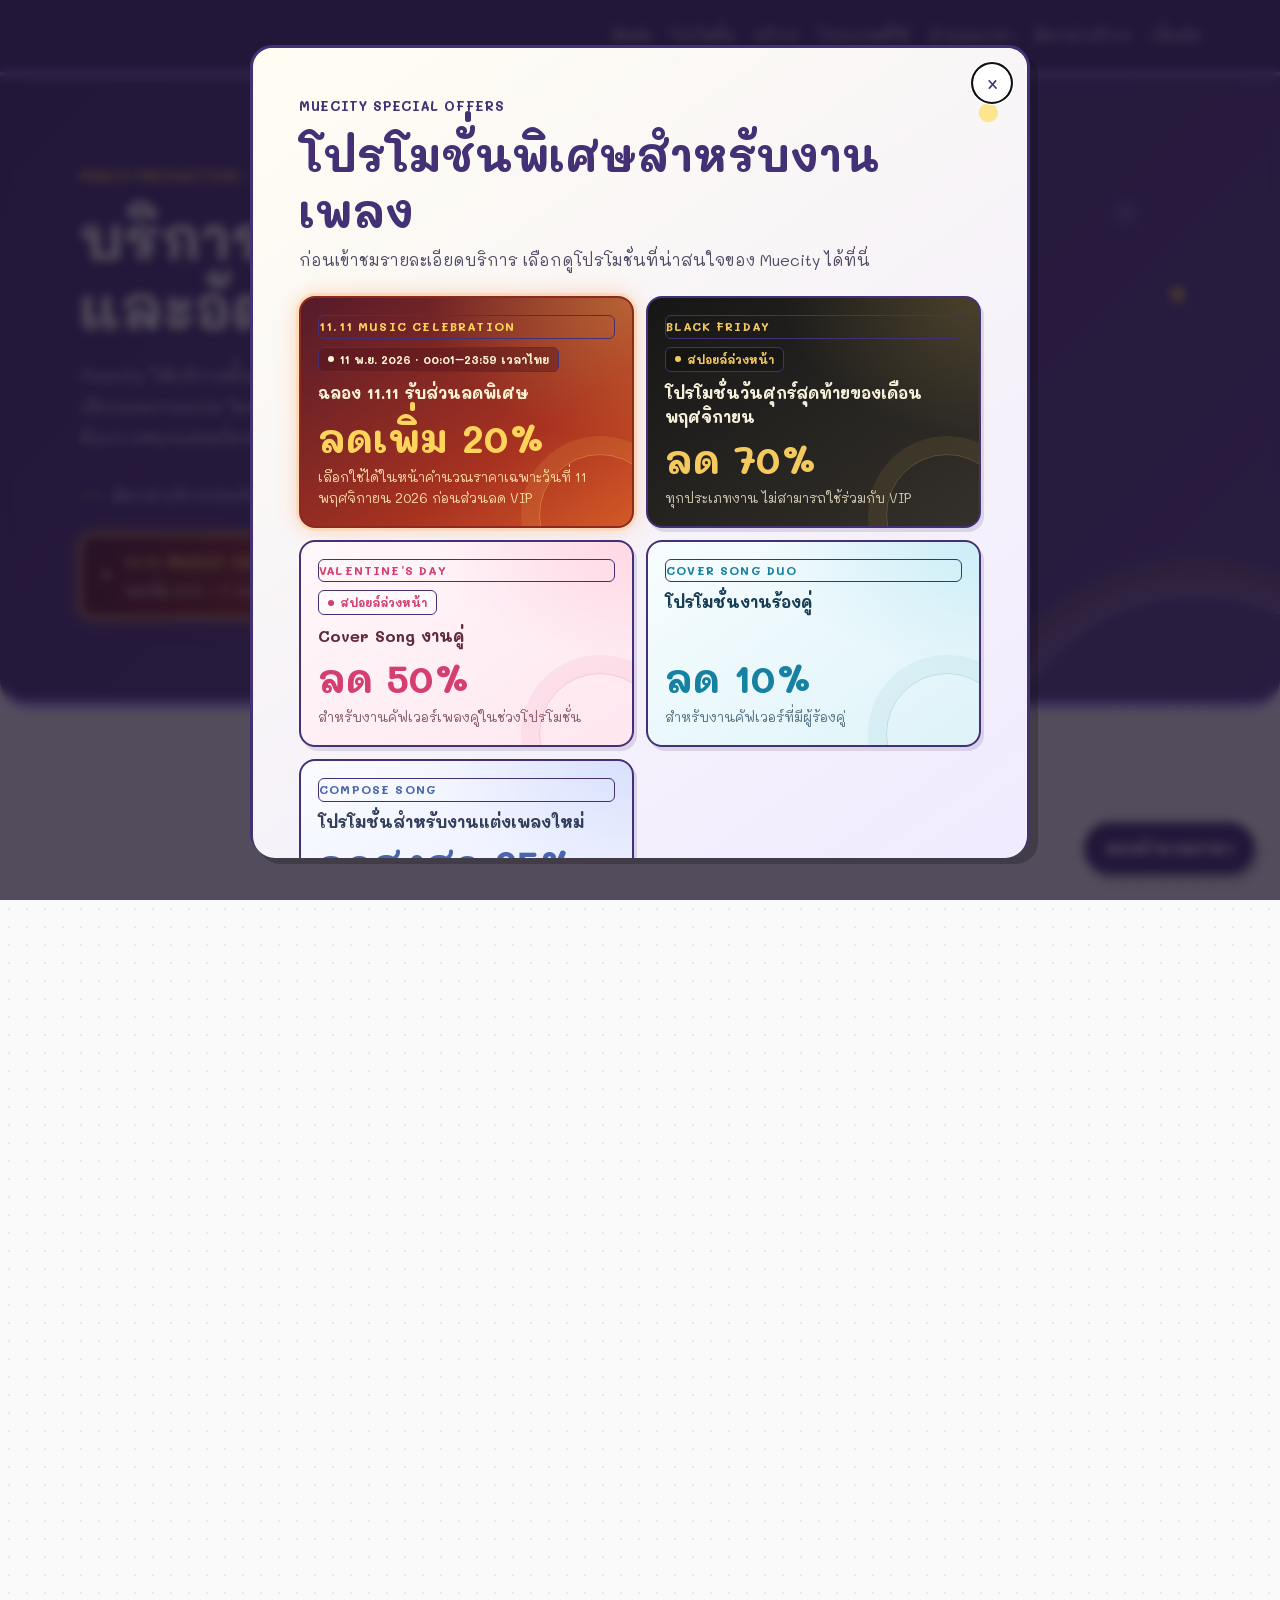
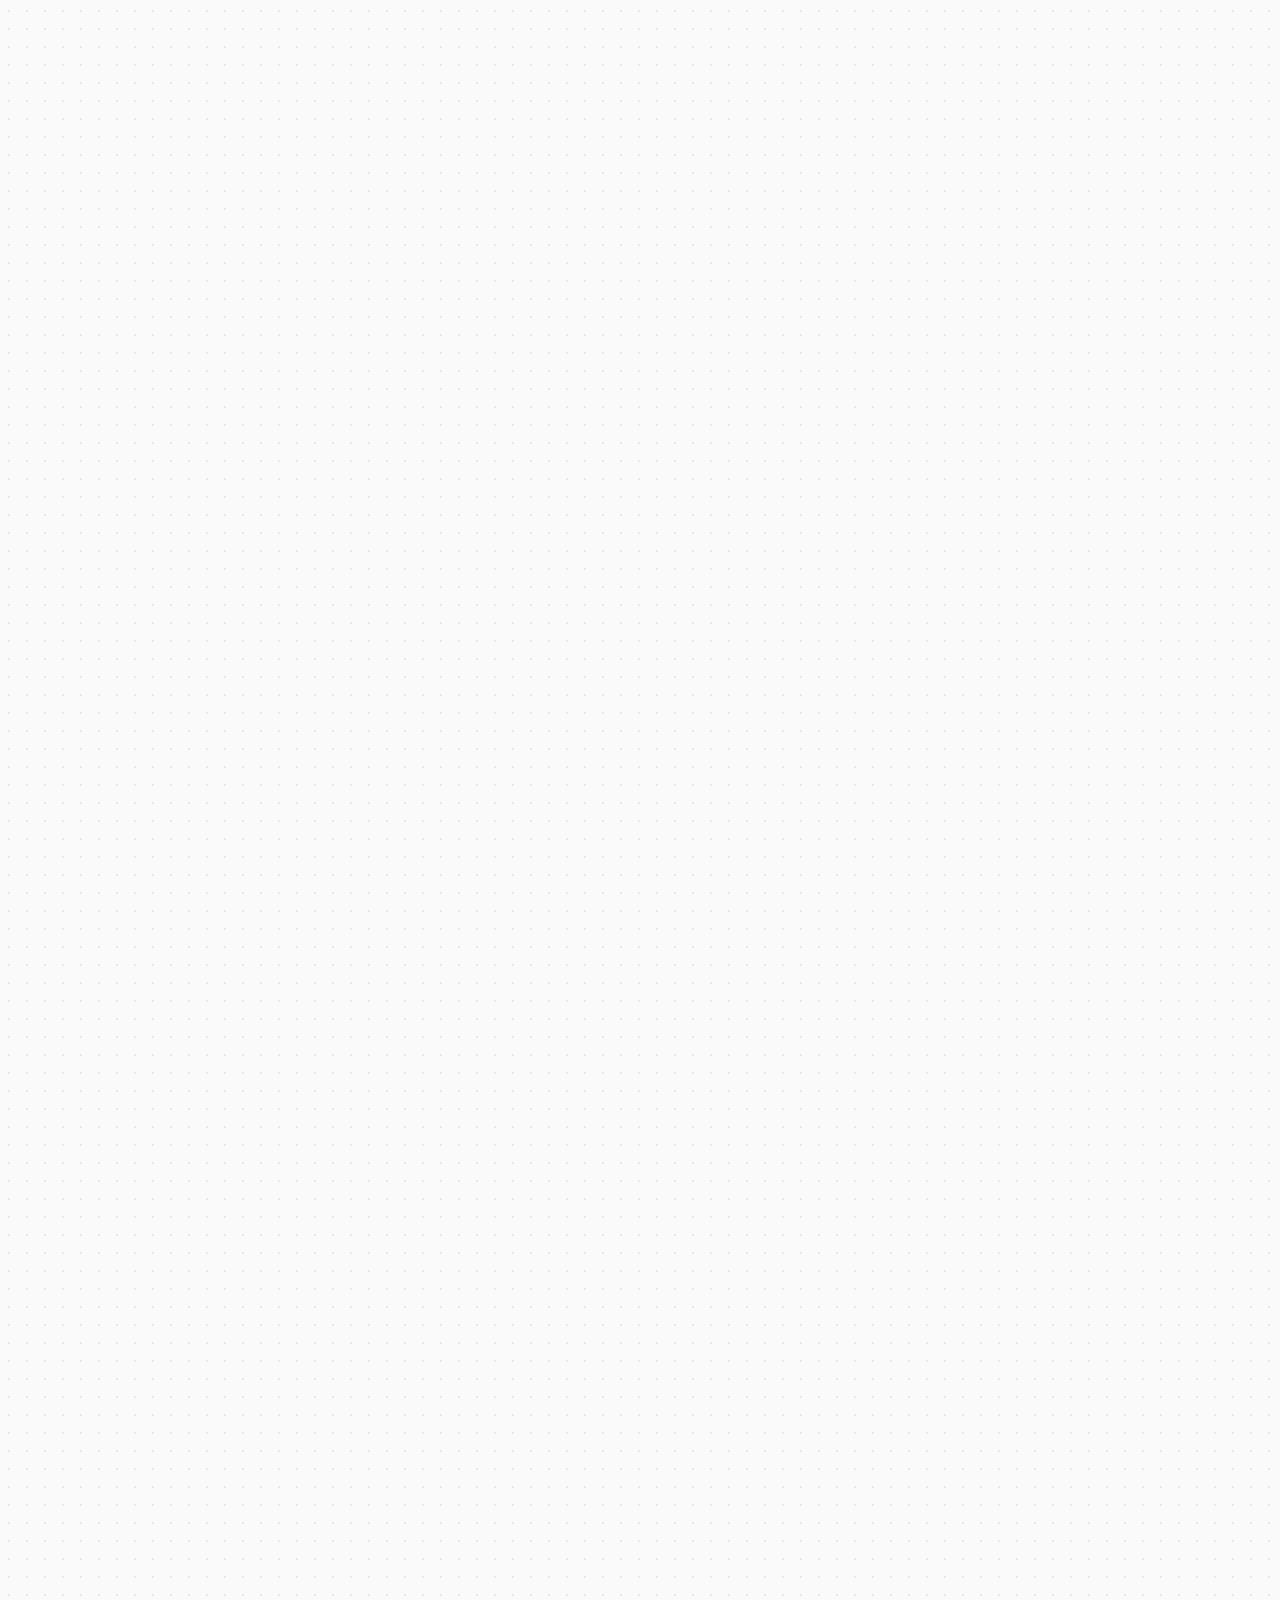
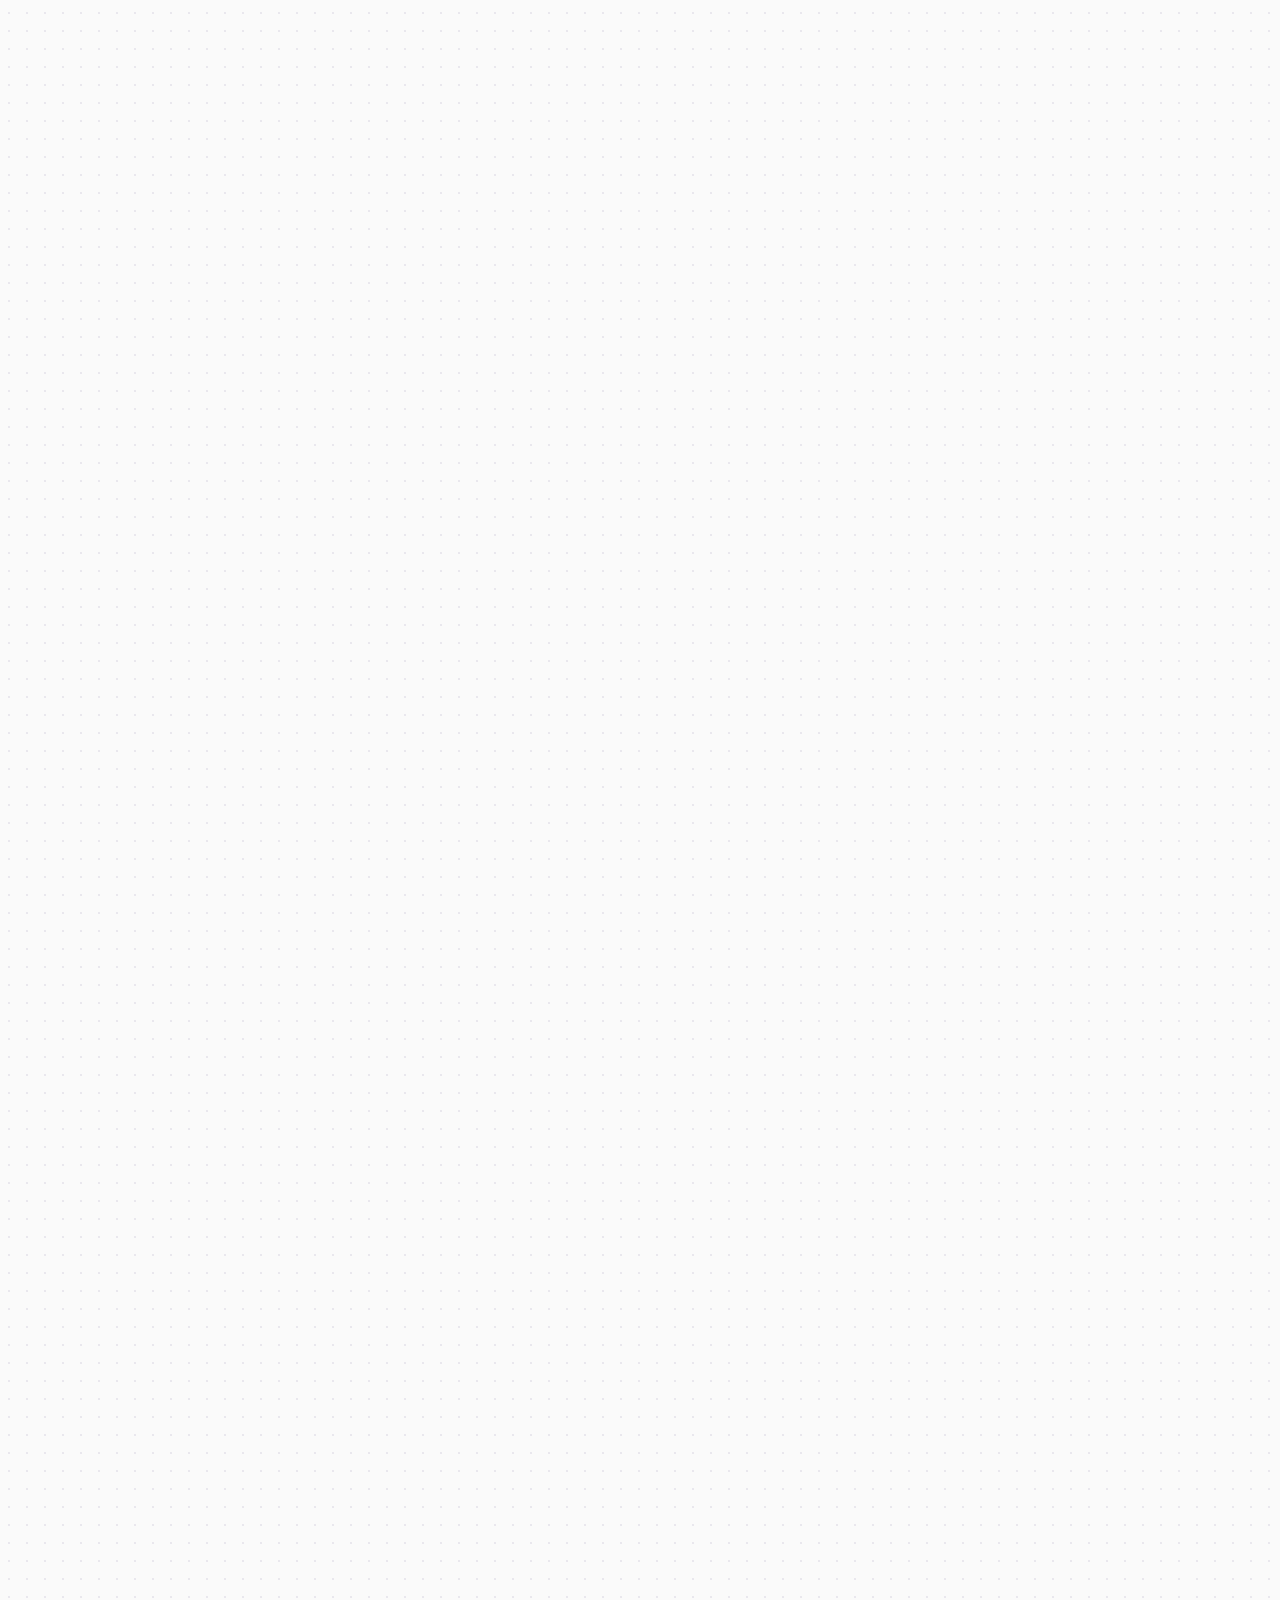
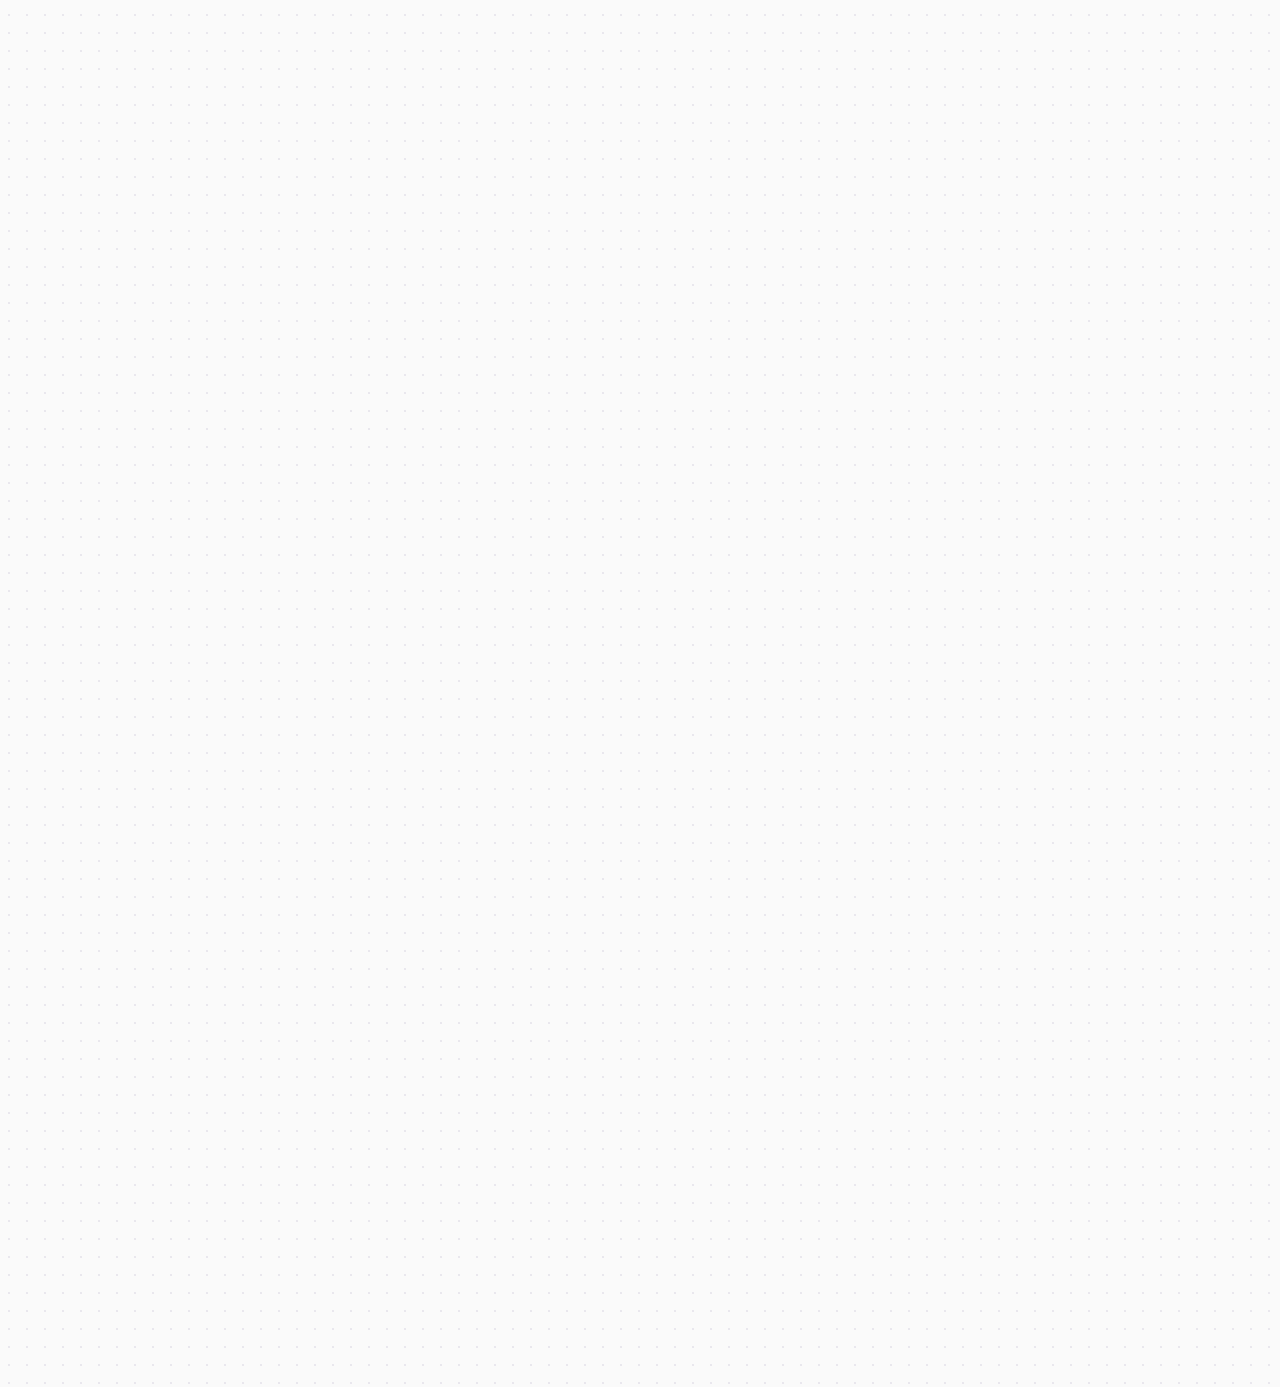
<file: index.html>
<!doctype html>
<html lang="th">
<head>
  <meta charset="utf-8">
  <meta name="viewport" content="width=device-width, initial-scale=1">
  <meta http-equiv="refresh" content="0; url=muecity-services.html">
  <link rel="canonical" href="muecity-services.html">
  <title>Muecity · บริการผลิตเพลง</title>
</head>
<body>
  <p>กำลังเปิดเว็บไซต์ Muecity หากหน้าเว็บไม่เปลี่ยนโดยอัตโนมัติ <a href="muecity-services.html">คลิกที่นี่</a></p>
</body>
</html>
</file>
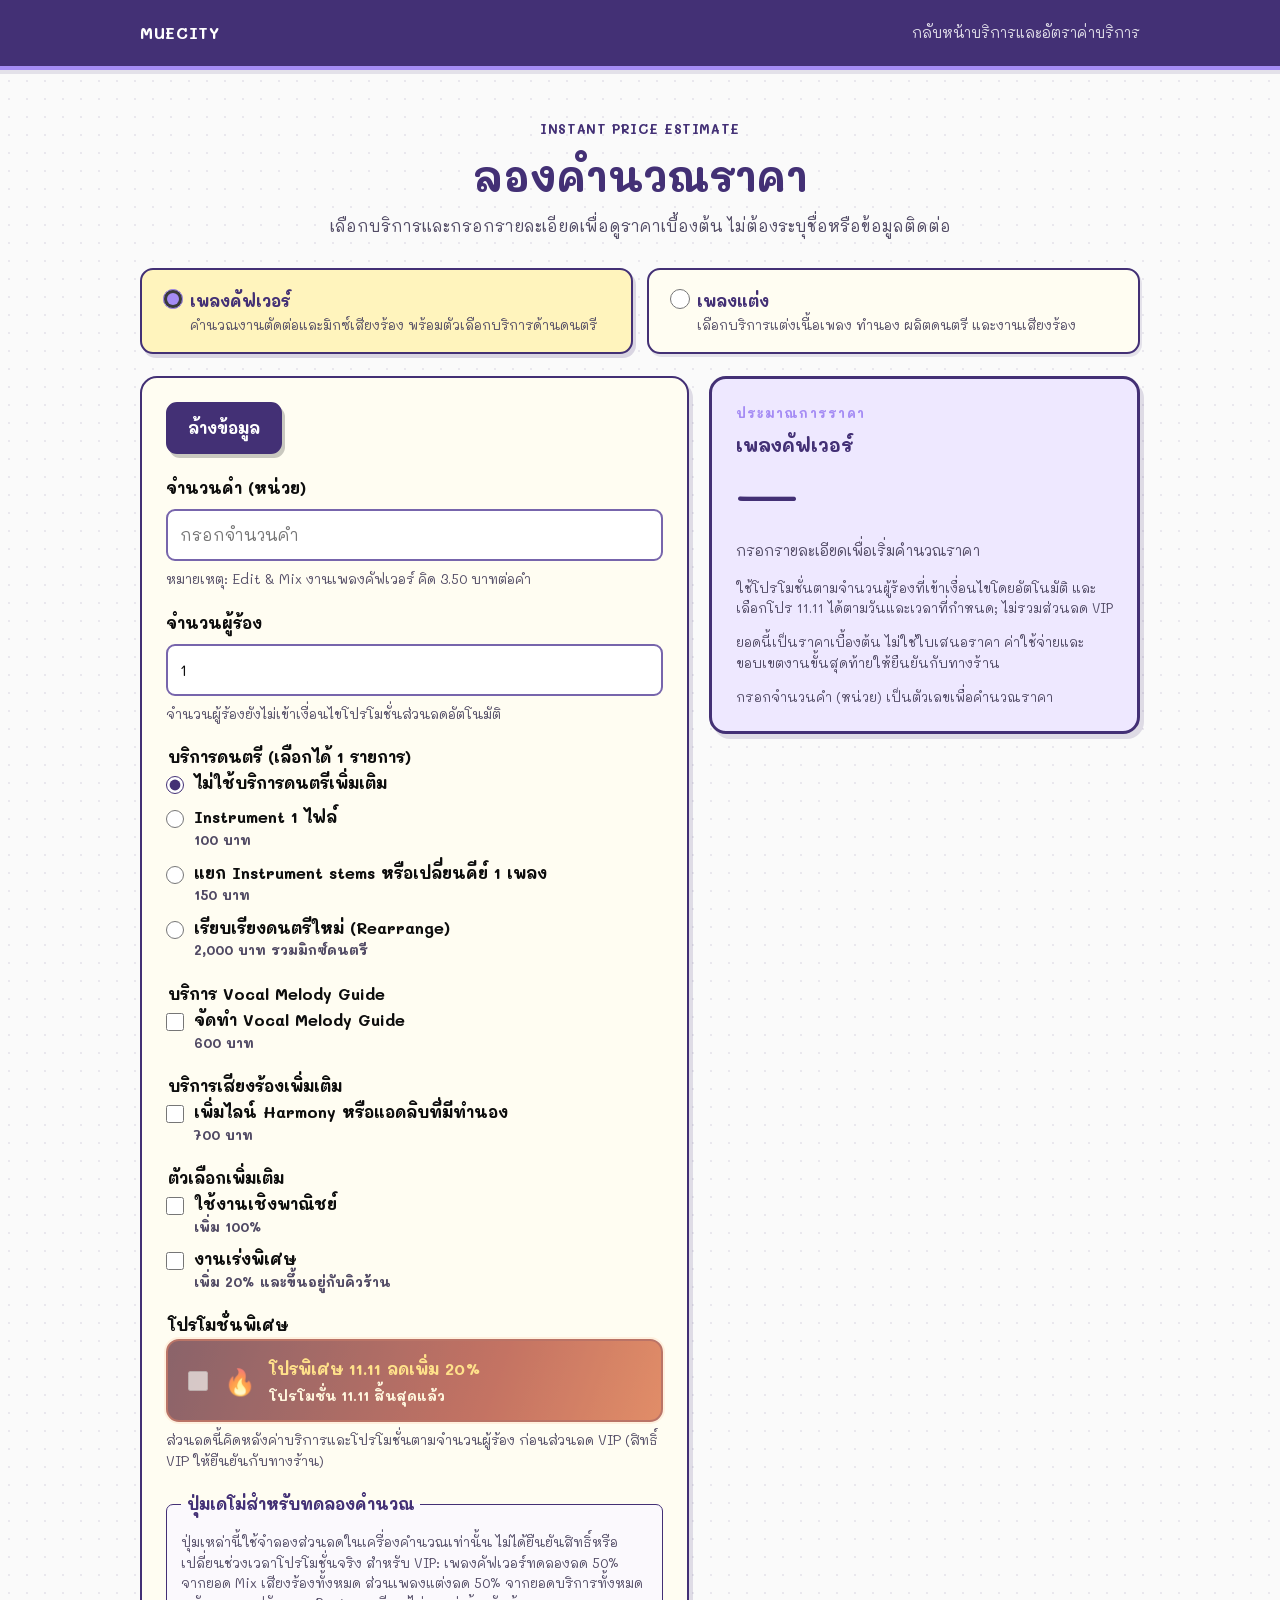
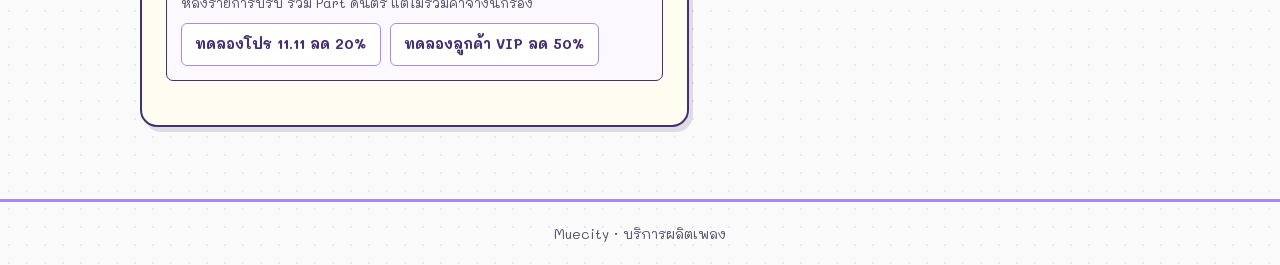
<file: muecity-price-calculator.html>
<!DOCTYPE html>
<html lang="th">
<head>
  <meta charset="UTF-8">
  <meta name="viewport" content="width=device-width, initial-scale=1">
  <meta name="description" content="เครื่องคำนวณราคาเบื้องต้นสำหรับบริการเพลงคัฟเวอร์และเพลงแต่งของ Muecity">
  <title>ลองคำนวณราคา | Muecity</title>
  <style>
    :root {
      color-scheme: light;
      --ink: #282333;
      --muted: #777183;
      --paper: #f8f6fb;
      --surface: #fff;
      --line: #e5deee;
      --primary: #684b8f;
      --primary-dark: #392651;
      --accent: #d6c2ee;
      --soft-primary: #f1ecf7;
      --warning: #76582a;
      --warning-bg: #faf5e9;
      font-family: "Noto Sans Thai", "Leelawadee UI", Tahoma, sans-serif;
    }
    * { box-sizing: border-box; }
    body { margin: 0; color: var(--ink); background: var(--paper); line-height: 1.75; }
    a { color: inherit; }
    .container { width: min(1000px, calc(100% - 36px)); margin-inline: auto; }
    .topbar { position: sticky; top: 0; z-index: 10; color: #fff; background: var(--primary-dark); box-shadow: 0 6px 20px rgb(35 22 51 / 12%); }
    .topbar-inner { min-height: 66px; display: flex; align-items: center; justify-content: space-between; gap: 18px; }
    .brand { color: #fff; font-weight: 700; letter-spacing: .08em; text-decoration: none; }
    .back-link { color: rgb(255 255 255 / 84%); font-size: .9rem; text-decoration: none; }
    .back-link:hover { color: #fff; }
    main { padding: 48px 0 72px; }
    .intro { max-width: 740px; margin: 0 auto 28px; text-align: center; }
    .section-reveal { opacity: 0; transform: translateY(14px); transition: opacity .42s ease, transform .42s ease; }
    .section-reveal.is-visible { opacity: 1; transform: translateY(0); }
    .eyebrow { margin: 0 0 8px; color: var(--primary); font-size: .8rem; font-weight: 700; letter-spacing: .12em; text-transform: uppercase; }
    h1 { margin: 0 0 10px; color: var(--primary-dark); font-size: clamp(1.8rem, 5vw, 2.6rem); line-height: 1.3; }
    .intro p:last-child { margin: 0; color: var(--muted); }
    .service-picker { display: grid; grid-template-columns: repeat(2, minmax(0, 1fr)); gap: 14px; margin-bottom: 22px; }
    .service-option { position: relative; display: block; }
    .service-option input { position: absolute; top: 18px; left: 18px; width: 20px; height: 20px; accent-color: var(--primary); }
    .service-option span { display: block; height: 100%; padding: 17px 18px 17px 48px; border: 1px solid var(--line); border-radius: 9px; background: var(--surface); cursor: pointer; transition: border-color .22s ease, background-color .22s ease, box-shadow .22s ease; }
    .service-option input:checked + span { border-color: var(--primary); background: var(--soft-primary); box-shadow: 0 0 0 2px rgb(104 75 143 / 12%); }
    .service-option strong, .service-option small { display: block; }
    .service-option small { color: var(--muted); line-height: 1.5; }
    .calculator { display: grid; grid-template-columns: minmax(0, 1.12fr) minmax(280px, .88fr); align-items: start; gap: 20px; }
    .panel { min-width: 0; padding: 24px; border: 1px solid var(--line); border-radius: 9px; background: var(--surface); box-shadow: 0 14px 38px rgb(57 38 81 / 7%); }
    .clear-button {
      display: inline-flex;
      min-height: 46px;
      align-items: center;
      justify-content: center;
      margin-bottom: 20px;
      padding: 10px 20px;
      border: 1px solid var(--primary-dark);
      border-radius: 6px;
      color: #fff;
      background: var(--primary-dark);
      font: inherit;
      font-weight: 700;
      cursor: pointer;
      transition: background .2s ease, transform .2s ease;
    }
    .clear-button:hover { transform: translateY(-1px); background: var(--primary); }
    .clear-button:focus-visible { outline: 2px solid var(--primary); outline-offset: 3px; }
    .demo-controls { margin: 0 0 20px; padding: 14px; border: 1px solid var(--line); border-radius: 7px; background: #fbf9fd; }
    .demo-controls legend { padding: 0 6px; color: var(--primary-dark); font-weight: 700; }
    .demo-controls p { margin: 0 0 10px; color: var(--muted); font-size: .84rem; line-height: 1.5; }
    .demo-buttons { display: flex; flex-wrap: wrap; gap: 9px; }
    .demo-button { min-height: 42px; padding: 8px 13px; border: 1px solid var(--primary); border-radius: 6px; color: var(--primary-dark); background: #fff; font: inherit; font-size: .88rem; font-weight: 700; cursor: pointer; }
    .demo-button[aria-pressed="true"] { color: #fff; background: var(--primary); box-shadow: 0 0 0 2px rgb(104 75 143 / 16%); }
    .demo-button:focus-visible { outline: 2px solid var(--primary); outline-offset: 3px; }
    .form-content { display: grid; gap: 19px; }
    .service-form { transition: opacity .22s ease, transform .22s ease, display .22s allow-discrete; }
    .service-form[hidden] { display: none; opacity: 0; transform: translateY(8px); }
    @starting-style {
      .service-form:not([hidden]) { opacity: 0; transform: translateY(8px); }
    }
    .field { display: grid; gap: 7px; }
    .field label, .legend { font-weight: 700; }
    .hint { margin: 0; color: var(--muted); font-size: .85rem; line-height: 1.55; }
    .lyric-guidance {
      display: grid;
      gap: 8px;
      margin: 0;
      padding: 13px 15px;
      border: 1px solid var(--line);
      border-radius: 7px;
      background: #fbf9fd;
      font-size: .86rem;
      line-height: 1.6;
    }
    .lyric-guidance-title { margin: 0; color: var(--primary-dark); font-weight: 700; }
    .lyric-guidance ol { display: grid; gap: 6px; margin: 0; padding-left: 22px; }
    .lyric-guidance .mandatory { color: var(--warning); font-weight: 700; }
    textarea, input[type="number"], select {
      width: 100%;
      min-height: 46px;
      padding: 10px 12px;
      border: 1px solid var(--line);
      border-radius: 6px;
      color: var(--ink);
      background: #fff;
      font: inherit;
    }
    textarea { min-height: 150px; resize: vertical; }
    textarea:focus, input:focus, select:focus { outline: 2px solid var(--primary); outline-offset: 2px; }
    fieldset { min-width: 0; margin: 0; padding: 0; border: 0; }
    .check-list, .radio-list { display: grid; gap: 10px; }
    .choice { display: flex; align-items: flex-start; gap: 10px; }
    .choice input { flex: 0 0 auto; width: 18px; height: 18px; margin: 5px 0 0; accent-color: var(--primary); }
    .choice span { line-height: 1.55; }
    .choice small { display: block; color: var(--muted); font-size: .82rem; }
    .estimate-note { padding: 12px 14px; border-radius: 6px; color: var(--warning); background: var(--warning-bg); font-size: .86rem; line-height: 1.55; }
    .result { position: sticky; top: 86px; background: var(--soft-primary); }
    .result-label { margin: 0; color: var(--primary); font-size: .78rem; font-weight: 700; letter-spacing: .1em; }
    .result h2 { margin: 4px 0; color: var(--primary-dark); font-size: 1.15rem; }
    .total { margin: 12px 0 16px; color: var(--primary-dark); font-size: clamp(1.9rem, 4vw, 2.45rem); font-weight: 700; line-height: 1.25; }
    .breakdown { display: grid; gap: 8px; margin: 0; padding: 0; list-style: none; }
    .breakdown li { display: flex; justify-content: space-between; gap: 12px; font-size: .9rem; }
    .breakdown li span:last-child { flex: 0 0 auto; font-weight: 700; text-align: right; }
    .breakdown .final { padding-top: 9px; border-top: 1px solid rgb(57 38 81 / 18%); font-weight: 700; }
    .empty { margin: 0; color: var(--muted); font-size: .9rem; }
    .result-note { margin: 14px 0 0; color: var(--muted); font-size: .82rem; line-height: 1.55; }
    footer { padding: 20px 0; border-top: 1px solid var(--line); color: var(--muted); font-size: .85rem; text-align: center; }
    @media (max-width: 760px) {
      main { padding-top: 34px; }
      .calculator { grid-template-columns: 1fr; }
      .result { position: static; }
    }
    @media (max-width: 520px) {
      .container { width: min(100% - 26px, 1000px); }
      .topbar-inner { min-height: 58px; }
      .back-link { font-size: .82rem; }
      .service-picker { grid-template-columns: 1fr; }
      .panel { padding: 18px; }
    }
    @media (prefers-reduced-motion: reduce) {
      *, *::before, *::after {
        animation-duration: .01ms !important;
        transition-duration: .01ms !important;
      }
    }
  </style>
  <link rel="preconnect" href="https://fonts.googleapis.com">
  <link rel="preconnect" href="https://fonts.gstatic.com" crossorigin>
  <link href="https://fonts.googleapis.com/css2?family=Mali:wght@400;500;600;700&display=swap" rel="stylesheet">
  <link href="muecity-theme.css" rel="stylesheet">
</head>
<body>
  <header class="topbar">
    <div class="container topbar-inner">
      <a class="brand" href="muecity-services.html">MUECITY</a>
      <a class="back-link" href="muecity-services.html">กลับหน้าบริการและอัตราค่าบริการ</a>
    </div>
  </header>
  <main class="container">
    <section class="intro" aria-labelledby="page-title">
      <p class="eyebrow">Instant price estimate</p>
      <h1 id="page-title">ลองคำนวณราคา</h1>
      <p>เลือกบริการและกรอกรายละเอียดเพื่อดูราคาเบื้องต้น ไม่ต้องระบุชื่อหรือข้อมูลติดต่อ</p>
    </section>

    <fieldset class="service-picker" aria-label="เลือกประเภทบริการ">
      <label class="service-option">
        <input type="radio" name="service" value="cover" checked>
        <span><strong>เพลงคัฟเวอร์</strong><small>คำนวณงานตัดต่อและมิกซ์เสียงร้อง พร้อมตัวเลือกบริการด้านดนตรี</small></span>
      </label>
      <label class="service-option">
        <input type="radio" name="service" value="compose">
        <span><strong>เพลงแต่ง</strong><small>เลือกบริการแต่งเนื้อเพลง ทำนอง ผลิตดนตรี และงานเสียงร้อง</small></span>
      </label>
    </fieldset>

    <div class="calculator">
      <section class="panel">
        <button class="clear-button" id="clear-form" type="button">ล้างข้อมูล</button>
        <form class="form-content" id="price-form">
          <div class="service-form" id="cover-form">
            <div class="form-content">
              <div class="field">
                <label for="cover-syllables">จำนวนคำ (หน่วย)</label>
                <input id="cover-syllables" type="number" min="0" step="1" inputmode="numeric" placeholder="กรอกจำนวนคำ">
                <p class="hint">หมายเหตุ: Edit &amp; Mix งานเพลงคัฟเวอร์ คิด 3.50 บาทต่อคำ</p>
              </div>
              <div class="field">
                <label for="cover-singers">จำนวนผู้ร้อง</label>
                <input id="cover-singers" type="number" min="1" step="1" value="1" inputmode="numeric">
                <p class="hint" id="cover-promotion-hint" aria-live="polite"></p>
              </div>
              <fieldset class="field">
                <legend class="legend">บริการดนตรี (เลือกได้ 1 รายการ)</legend>
                <div class="radio-list">
                  <label class="choice"><input type="radio" name="cover-music-service" value="none" checked><span>ไม่ใช้บริการดนตรีเพิ่มเติม</span></label>
                  <label class="choice"><input type="radio" name="cover-music-service" value="instrument"><span>Instrument 1 ไฟล์ <small>100 บาท</small></span></label>
                  <label class="choice"><input type="radio" name="cover-music-service" value="stems"><span>แยก Instrument stems หรือเปลี่ยนคีย์ 1 เพลง <small>150 บาท</small></span></label>
                  <label class="choice"><input type="radio" name="cover-music-service" value="rearrange"><span>เรียบเรียงดนตรีใหม่ (Rearrange) <small>2,000 บาท รวมมิกซ์ดนตรี</small></span></label>
                </div>
              </fieldset>
              <fieldset class="field">
                <legend class="legend">บริการ Vocal Melody Guide</legend>
                <label class="choice"><input id="cover-guide" type="checkbox"><span>จัดทำ Vocal Melody Guide <small>600 บาท</small></span></label>
              </fieldset>
              <fieldset class="field">
                <legend class="legend">บริการเสียงร้องเพิ่มเติม</legend>
                <label class="choice"><input id="cover-harmony-adlib" type="checkbox"><span>เพิ่มไลน์ Harmony หรือแอดลิบที่มีทำนอง <small>700 บาท</small></span></label>
              </fieldset>
              <fieldset class="field">
                <legend class="legend">ตัวเลือกเพิ่มเติม</legend>
                <div class="check-list">
                  <label class="choice"><input id="cover-commercial" type="checkbox"><span>ใช้งานเชิงพาณิชย์ <small>เพิ่ม 100%</small></span></label>
                  <label class="choice"><input id="cover-rush" type="checkbox"><span>งานเร่งพิเศษ <small>เพิ่ม 20% และขึ้นอยู่กับคิวร้าน</small></span></label>
                </div>
              </fieldset>
            </div>
          </div>

          <div class="service-form" id="compose-form" hidden>
            <div class="form-content">
              <fieldset class="field">
                <legend class="legend">บริการเนื้อเพลง</legend>
                <div class="radio-list">
                  <label class="choice"><input type="radio" name="compose-lyrics-service" value="new" checked><span>แต่งเนื้อเพลงใหม่ <small>1,500 บาท</small></span></label>
                  <label class="choice"><input type="radio" name="compose-lyrics-service" value="edit"><span>แก้ไขเนื้อเพลงที่มีอยู่แล้ว <small>750 บาท</small></span></label>
                  <label class="choice"><input type="radio" name="compose-lyrics-service" value="none"><span>ไม่ใช้บริการด้านเนื้อเพลง <small>0 บาท</small></span></label>
                </div>
              </fieldset>
              <fieldset class="field">
                <legend class="legend">บริการทำนอง</legend>
                <div class="radio-list">
                  <label class="choice"><input type="radio" name="compose-melody-service" value="new" checked><span>แต่งทำนองใหม่ <small>1,500 บาท</small></span></label>
                  <label class="choice"><input type="radio" name="compose-melody-service" value="edit"><span>แก้ไขทำนองที่มีอยู่แล้ว <small>750 บาท</small></span></label>
                  <label class="choice"><input type="radio" name="compose-melody-service" value="none"><span>ไม่ใช้บริการด้านทำนอง <small>0 บาท</small></span></label>
                </div>
              </fieldset>
              <fieldset class="field">
                <legend class="legend">บริการดนตรี</legend>
                <div class="radio-list">
                  <label class="choice"><input type="radio" name="compose-music-service" value="new" checked><span>ผลิตดนตรีใหม่ <small>4,000 บาท</small></span></label>
                  <label class="choice"><input id="compose-music-service-none" type="radio" name="compose-music-service" value="none"><span>ไม่ใช้บริการผลิตดนตรี <small>0 บาท</small></span></label>
                </div>
                <label class="choice"><input id="compose-demo" type="checkbox"><span>มีเดโมดนตรีที่แต่งเอง <small>ลดค่าผลิตดนตรี 1,000 บาท เมื่อเลือกผลิตดนตรีใหม่</small></span></label>
              </fieldset>
              <fieldset class="field">
                <legend class="legend">บริการ Vocal Melody Guide</legend>
                <label class="choice"><input id="compose-guide" type="checkbox"><span>จัดทำ Vocal Melody Guide <small>600 บาท</small></span></label>
              </fieldset>
              <fieldset class="field">
                <legend class="legend">บริการเสียงร้องเพิ่มเติม</legend>
                <label class="choice"><input id="compose-harmony-adlib" type="checkbox"><span>เพิ่มไลน์ Harmony หรือแอดลิบที่มีทำนอง <small>700 บาท</small></span></label>
              </fieldset>
              <div class="field">
                <label for="compose-syllables">จำนวนคำ (หน่วย)</label>
                <input id="compose-syllables" type="number" min="0" step="1" inputmode="numeric" placeholder="กรอกจำนวนคำ">
                <p class="hint">หมายเหตุ: Edit &amp; Mix เพลงแต่ง คิด 3.50 บาทต่อคำ</p>
              </div>
              <div class="field">
                <label for="compose-singers">จำนวนผู้ร้อง</label>
                <input id="compose-singers" type="number" min="1" step="1" value="1" inputmode="numeric">
                <p class="hint" id="compose-promotion-hint" aria-live="polite"></p>
              </div>
              <fieldset class="field">
                <legend class="legend">ตัวเลือกเพิ่มเติม</legend>
                <div class="check-list">
                  <label class="choice"><input id="compose-commercial" type="checkbox"><span>ใช้งานเชิงพาณิชย์ <small>เพิ่ม 100%</small></span></label>
                  <label class="choice"><input id="compose-rush" type="checkbox"><span>งานเร่งพิเศษ <small>เพิ่ม 20% และขึ้นอยู่กับคิวร้าน</small></span></label>
                </div>
              </fieldset>
              <div class="estimate-note">ระบบใช้โปรโมชั่นตามจำนวนผู้ร้องที่เข้าเงื่อนไขโดยอัตโนมัติ โดยเลือกส่วนลดที่สูงที่สุดเพียงรายการเดียว และสามารถเลือกโปร 11.11 เพิ่มได้ในช่วงเวลาที่กำหนด ส่วนลด 11.11 คิดหลังรายการอื่นและก่อนส่วนลด VIP (ต้องยืนยันสิทธิ์ VIP กับทางร้าน) ค่าจ้างนักร้องรับจ้างไม่รวมในยอดนี้</div>
            </div>
          </div>
          <fieldset class="field promo-1111-control">
            <legend class="legend">โปรโมชั่นพิเศษ</legend>
            <label class="promo-1111-toggle" for="promo-1111">
              <input id="promo-1111" type="checkbox" disabled>
              <span class="promo-1111-copy">
                <strong>โปรพิเศษ 11.11 ลดเพิ่ม 20%</strong>
                <small id="promo-1111-status" aria-live="polite">เลือกใช้ได้วันที่ 11 พ.ย. 2026 เวลา 00:01–23:59 (เวลาไทย)</small>
              </span>
            </label>
            <p class="hint">ส่วนลดนี้คิดหลังค่าบริการและโปรโมชั่นตามจำนวนผู้ร้อง ก่อนส่วนลด VIP (สิทธิ์ VIP ให้ยืนยันกับทางร้าน)</p>
          </fieldset>
          <fieldset class="demo-controls">
            <legend>ปุ่มเดโม่สำหรับทดลองคำนวณ</legend>
            <p>ปุ่มเหล่านี้ใช้จำลองส่วนลดในเครื่องคำนวณเท่านั้น ไม่ได้ยืนยันสิทธิ์หรือเปลี่ยนช่วงเวลาโปรโมชั่นจริง สำหรับ VIP: เพลงคัฟเวอร์ทดลองลด 50% จากยอด Mix เสียงร้องทั้งหมด ส่วนเพลงแต่งลด 50% จากยอดบริการทั้งหมดหลังรายการปรับ รวม Part ดนตรี แต่ไม่รวมค่าจ้างนักร้อง</p>
            <div class="demo-buttons">
              <button class="demo-button" id="demo-1111" type="button" aria-pressed="false">ทดลองโปร 11.11 ลด 20%</button>
              <button class="demo-button" id="demo-vip" type="button" aria-pressed="false">ทดลองลูกค้า VIP ลด 50%</button>
            </div>
          </fieldset>
        </form>
      </section>

      <aside class="panel result" aria-live="polite" aria-atomic="true">
        <p class="result-label">ประมาณการราคา</p>
        <h2 id="result-title">เพลงคัฟเวอร์</h2>
        <p class="total" id="total">—</p>
        <p class="empty" id="empty">กรอกรายละเอียดเพื่อเริ่มคำนวณราคา</p>
        <ul class="breakdown" id="breakdown" hidden></ul>
        <p class="result-note" id="result-note">รวม Service charge งาน Cover 20% และตัวเลือกที่เลือกไว้ ไม่รวมส่วนลด VIP และโปรโมชั่น</p>
        <p class="result-note">ยอดนี้เป็นราคาเบื้องต้น ไม่ใช่ใบเสนอราคา ค่าใช้จ่ายและขอบเขตงานขั้นสุดท้ายให้ยืนยันกับทางร้าน</p>
        <p class="result-note">กรอกจำนวนคำ (หน่วย) เป็นตัวเลขเพื่อคำนวณราคา</p>
      </aside>
    </div>
  </main>
  <footer><div class="container">Muecity · บริการผลิตเพลง</div></footer>

  <script>
    (() => {
      const form = document.getElementById("price-form");
      const coverForm = document.getElementById("cover-form");
      const composeForm = document.getElementById("compose-form");
      const totalOutput = document.getElementById("total");
      const emptyOutput = document.getElementById("empty");
      const breakdownOutput = document.getElementById("breakdown");
      const resultTitle = document.getElementById("result-title");
      const resultNote = document.getElementById("result-note");
      const promo1111Input = document.getElementById("promo-1111");
      const promo1111Status = document.getElementById("promo-1111-status");
      const promo1111Toggle = document.querySelector(".promo-1111-toggle");
      const demo1111Button = document.getElementById("demo-1111");
      const demoVipButton = document.getElementById("demo-vip");
      let demo1111Enabled = false;
      let demoVipEnabled = false;
      const money = new Intl.NumberFormat("th-TH", { maximumFractionDigits: 2 });

      function addLine(label, amount, final = false) {
        const item = document.createElement("li");
        if (final) item.className = "final";
        const name = document.createElement("span");
        const value = document.createElement("span");
        name.textContent = label;
        value.textContent = `${money.format(amount)} บาท`;
        item.append(name, value);
        breakdownOutput.append(item);
      }

      function addAdjustments(subtotal, serviceType, commercial, rush, promotion, specialPromotion, vocalMixAmount) {
        const serviceRate = serviceType === "cover" ? 0.2 : 0.3;
        const serviceCharge = Math.round(subtotal * serviceRate);
        subtotal += serviceCharge;
        addLine(`Service charge งาน ${serviceType === "cover" ? "Cover" : "Compose"} (+${serviceRate * 100}%)`, serviceCharge);
        if (commercial) {
          const charge = Math.round(subtotal);
          subtotal += charge;
          addLine("ใช้งานเชิงพาณิชย์ (+100%)", charge);
        }
        if (rush) {
          const charge = Math.round(subtotal * 0.2);
          subtotal += charge;
          addLine("งานเร่งพิเศษ (+20%)", charge);
        }
        subtotal = applyPromotion(subtotal, promotion);
        const appliedSpecialPromotion = specialPromotion && subtotal > 0;
        if (appliedSpecialPromotion) {
          const discount = Math.round(subtotal * 0.2);
          subtotal -= discount;
          addLine("โปรโมชั่นพิเศษ 11.11 (ลด 20%)", -discount);
        }
        if (demoVipEnabled && subtotal > 0) {
          if (serviceType === "compose") {
            const discount = Math.round(subtotal * 0.5);
            subtotal -= discount;
            addLine("ทดลองส่วนลด VIP เพลงแต่ง (ลด 50% จากยอดบริการทั้งหมด รวม Part ดนตรี)", -discount);
          } else if (vocalMixAmount > 0) {
            let eligibleMix = vocalMixAmount * (promotion ? 1 - promotion.rate : 1);
            if (appliedSpecialPromotion) eligibleMix *= 0.8;
            const discount = Math.round(eligibleMix * 0.5);
            subtotal -= discount;
            addLine("ทดลองส่วนลด VIP เพลงคัฟเวอร์ (ลด 50% เฉพาะยอด Mix เสียงร้อง)", -discount);
          }
        }
        addLine("ราคารวมโดยประมาณ", subtotal, true);
        return subtotal;
      }

      function is1111PromotionAvailable(now = new Date()) {
        const startsAt = new Date("2026-11-11T00:01:00+07:00");
        const endsAt = new Date("2026-11-12T00:00:00+07:00");
        return now >= startsAt && now < endsAt;
      }

      function update1111PromotionAvailability() {
        const isAvailable = is1111PromotionAvailable();
        const startsAt = new Date("2026-11-11T00:01:00+07:00");
        promo1111Input.disabled = !isAvailable;
        promo1111Toggle.classList.toggle("is-available", isAvailable);
        if (!isAvailable) promo1111Input.checked = false;
        promo1111Status.textContent = isAvailable
          ? "โปรเปิดแล้ว! เลือกช่องนี้เพื่อรับส่วนลด · สิ้นสุด 23:59 วันนี้"
          : new Date() < startsAt
            ? "เลือกใช้ได้วันที่ 11 พ.ย. 2026 เวลา 00:01–23:59 (เวลาไทย)"
            : "โปรโมชั่น 11.11 สิ้นสุดแล้ว";
      }

      function numericValue(id, min) {
        const input = document.getElementById(id);
        const value = Number(input.value);
        return Number.isInteger(value) && value >= min ? value : null;
      }

      function clearResult(message = "กรอกรายละเอียดเพื่อเริ่มคำนวณราคา") {
        totalOutput.textContent = "—";
        emptyOutput.textContent = message;
        emptyOutput.hidden = false;
        breakdownOutput.replaceChildren();
        breakdownOutput.hidden = true;
      }

      function updatePrice() {
        breakdownOutput.replaceChildren();
        const service = document.querySelector('input[name="service"]:checked').value;
        const isCover = service === "cover";
        coverForm.hidden = !isCover;
        composeForm.hidden = isCover;
        resultTitle.textContent = isCover ? "เพลงคัฟเวอร์" : "เพลงแต่ง";
        resultNote.textContent = isCover
          ? "ใช้โปรโมชั่นตามจำนวนผู้ร้องที่เข้าเงื่อนไขโดยอัตโนมัติ และเลือกโปร 11.11 ได้ตามวันและเวลาที่กำหนด; ไม่รวมส่วนลด VIP"
          : "ใช้โปรโมชั่นตามจำนวนผู้ร้องที่เข้าเงื่อนไขโดยอัตโนมัติ และเลือกโปร 11.11 ได้ตามวันและเวลาที่กำหนด; ไม่รวมส่วนลด VIP และค่าจ้างนักร้อง";

        let subtotal = 0;
        if (isCover) {
          const syllablesInput = document.getElementById("cover-syllables");
          const hasSyllableCount = syllablesInput.value.trim() !== "";
          const syllables = hasSyllableCount ? numericValue("cover-syllables", 0) : 0;
          const singers = numericValue("cover-singers", 1);
          if (syllables === null || singers === null) return clearResult("กรุณาตรวจสอบจำนวนคำและจำนวนผู้ร้อง");
          const coverMusicService = document.querySelector('input[name="cover-music-service"]:checked').value;
          const hasMusicOption = coverMusicService !== "none";
          const hasCoverGuide = document.getElementById("cover-guide").checked;
          const hasHarmonyAdlib = document.getElementById("cover-harmony-adlib").checked;
          const promotion = getSingerPromotion("cover", singers);
          updatePromotionHint("cover-promotion-hint", promotion);
          if (!hasSyllableCount && !hasMusicOption && !hasCoverGuide && !hasHarmonyAdlib) return clearResult();
          const vocalMixAmount = addSingerMixLines(syllables, singers, "cover");
          subtotal += vocalMixAmount;
          const musicOptions = {
            instrument: ["Instrument 1 ไฟล์", 100],
            stems: ["แยก Instrument stems หรือเปลี่ยนคีย์", 150],
            rearrange: ["เรียบเรียงดนตรีใหม่ (รวมมิกซ์ดนตรี)", 2000]
          };
          if (coverMusicService !== "none") {
            const [label, price] = musicOptions[coverMusicService];
            subtotal += price;
            addLine(label, price);
          }
          if (hasCoverGuide) {
            subtotal += 600;
            addLine("Vocal Melody Guide", 600);
          }
          if (hasHarmonyAdlib) {
            subtotal += 700;
            addLine("เพิ่มไลน์ Harmony หรือแอดลิบที่มีทำนอง", 700);
          }
          subtotal = addAdjustments(
            subtotal,
            "cover",
            document.getElementById("cover-commercial").checked,
            document.getElementById("cover-rush").checked,
            promotion,
            (promo1111Input.checked && is1111PromotionAvailable()) || demo1111Enabled,
            vocalMixAmount
          );
        } else {
          const syllablesInput = document.getElementById("compose-syllables");
          const hasSyllableCount = syllablesInput.value.trim() !== "";
          const syllables = hasSyllableCount ? numericValue("compose-syllables", 0) : 0;
          const singers = numericValue("compose-singers", 1);
          if (syllables === null || singers === null) return clearResult("กรุณาตรวจสอบจำนวนคำและจำนวนผู้ร้อง");
          const lyricRate = { new: 1500, edit: 750, none: 0 };
          const melodyRate = { new: 1500, edit: 750, none: 0 };
          const lyricType = document.querySelector('input[name="compose-lyrics-service"]:checked').value;
          const melodyType = document.querySelector('input[name="compose-melody-service"]:checked').value;
          const composeMusicService = document.querySelector('input[name="compose-music-service"]:checked').value;
          const promotion = getSingerPromotion("compose", singers);
          updatePromotionHint("compose-promotion-hint", promotion);
          const hasComposeAnswers = hasSyllableCount
            || lyricType !== "none"
            || melodyType !== "none"
            || composeMusicService !== "none"
            || document.getElementById("compose-guide").checked
            || document.getElementById("compose-harmony-adlib").checked
            || document.getElementById("compose-commercial").checked
            || document.getElementById("compose-rush").checked;
          if (!hasComposeAnswers) return clearResult();
          const lyricLabel = { new: "แต่งเนื้อเพลง", edit: "แก้ไขเนื้อเพลง", none: "ไม่ใช้บริการด้านเนื้อเพลง" }[lyricType];
          const melodyLabel = { new: "แต่งทำนอง", edit: "แก้ไขทำนอง", none: "ไม่ใช้บริการด้านทำนอง" }[melodyType];
          subtotal += lyricRate[lyricType];
          addLine(lyricLabel, lyricRate[lyricType]);
          subtotal += melodyRate[melodyType];
          addLine(melodyLabel, melodyRate[melodyType]);
          if (composeMusicService === "new") {
            const musicPrice = document.getElementById("compose-demo").checked ? 3000 : 4000;
            subtotal += musicPrice;
            addLine(
              document.getElementById("compose-demo").checked
                ? "ผลิตดนตรีใหม่ (มีเดโมดนตรีที่แต่งเอง ลด 1,000 บาท)"
                : "ผลิตดนตรีใหม่",
              musicPrice
            );
          }
          if (document.getElementById("compose-guide").checked) {
            subtotal += 600;
            addLine("Vocal Melody Guide", 600);
          }
          if (document.getElementById("compose-harmony-adlib").checked) {
            subtotal += 700;
            addLine("เพิ่มไลน์ Harmony หรือแอดลิบที่มีทำนอง", 700);
          }
          const vocalMixAmount = addSingerMixLines(syllables, singers, "compose");
          subtotal += vocalMixAmount;
          subtotal = addAdjustments(
            subtotal,
            "compose",
            document.getElementById("compose-commercial").checked,
            document.getElementById("compose-rush").checked,
            promotion,
            (promo1111Input.checked && is1111PromotionAvailable()) || demo1111Enabled,
            vocalMixAmount
          );
        }
        emptyOutput.hidden = true;
        totalOutput.textContent = `${money.format(subtotal)} บาท`;
        breakdownOutput.hidden = false;
      }

      function getSingerPromotion(service, singers) {
        if (service === "cover") {
          if (singers >= 7) return { label: "โปรโมชั่น Cover ผู้ร้อง 7 คนขึ้นไป", rate: 0.3 };
          if (singers === 2) return { label: "โปรโมชั่น Cover ผู้ร้องคู่", rate: 0.1 };
          return null;
        }
        if (singers >= 5) return { label: "โปรโมชั่น Compose กลุ่มผู้ร้อง 5 คนขึ้นไป", rate: 0.25 };
        if (singers >= 4) return { label: "โปรโมชั่น Compose ผู้ร้อง 4 คนขึ้นไป", rate: 0.15 };
        return null;
      }

      function updatePromotionHint(elementId, promotion) {
        const hint = document.getElementById(elementId);
        hint.textContent = promotion
          ? `ใช้โปรโมชั่นอัตโนมัติ: ${promotion.label} ลด ${promotion.rate * 100}%`
          : "จำนวนผู้ร้องยังไม่เข้าเงื่อนไขโปรโมชั่นส่วนลดอัตโนมัติ";
      }

      function applyPromotion(subtotal, promotion) {
        if (!promotion || subtotal <= 0) return subtotal;
        const discount = Math.round(subtotal * promotion.rate);
        addLine(`${promotion.label} (ลด ${promotion.rate * 100}%)`, -discount);
        return subtotal - discount;
      }

      function addSingerMixLines(syllables, singers, service) {
        const ratePerSyllable = 3.5;
        const pricePerSinger = syllables * ratePerSyllable;
        for (let singer = 1; singer <= singers; singer += 1) {
          addLine(
            `นักร้องคนที่ ${money.format(singer)} (Edit & Mix เสียงร้อง · ${money.format(syllables)} คำ × ${ratePerSyllable.toFixed(2)} บาท)`,
            pricePerSinger
          );
        }
        return pricePerSinger * singers;
      }

      document.querySelectorAll('input[name="service"]').forEach(input => input.addEventListener("change", updatePrice));
      document.querySelectorAll('input[name="compose-music-service"]').forEach(input => input.addEventListener("change", () => {
        const hasOriginalDemo = document.getElementById("compose-music-service-none").checked;
        const demoInput = document.getElementById("compose-demo");
        demoInput.disabled = hasOriginalDemo;
        if (hasOriginalDemo) document.getElementById("compose-demo").checked = false;
        updatePrice();
      }));
      document.getElementById("clear-form").addEventListener("click", () => {
        document.getElementById("cover-syllables").value = "";
        document.getElementById("compose-syllables").value = "";
        document.getElementById("cover-singers").value = "1";
        document.getElementById("compose-singers").value = "1";
        document.querySelectorAll('input[name="cover-music-service"]').forEach(input => {
          input.checked = input.value === "none";
        });
        for (const group of ["compose-lyrics-service", "compose-melody-service", "compose-music-service"]) {
          document.querySelectorAll(`input[name="${group}"]`).forEach(input => {
            input.checked = input.value === "none";
          });
        }
        for (const id of ["cover-guide", "cover-harmony-adlib", "cover-commercial", "cover-rush", "compose-demo", "compose-guide", "compose-harmony-adlib", "compose-commercial", "compose-rush"]) {
          document.getElementById(id).checked = false;
        }
        promo1111Input.checked = false;
        demo1111Enabled = false;
        demoVipEnabled = false;
        demo1111Button.setAttribute("aria-pressed", "false");
        demoVipButton.setAttribute("aria-pressed", "false");
        document.getElementById("compose-demo").disabled = true;
        updatePrice();
      });
      demo1111Button.addEventListener("click", () => {
        demo1111Enabled = !demo1111Enabled;
        demo1111Button.setAttribute("aria-pressed", String(demo1111Enabled));
        updatePrice();
      });
      demoVipButton.addEventListener("click", () => {
        demoVipEnabled = !demoVipEnabled;
        demoVipButton.setAttribute("aria-pressed", String(demoVipEnabled));
        updatePrice();
      });
      form.addEventListener("input", updatePrice);
      promo1111Input.addEventListener("change", updatePrice);
      update1111PromotionAvailability();
      window.setInterval(() => {
        update1111PromotionAvailability();
        updatePrice();
      }, 15000);
      updatePrice();
    })();
  </script>
  <script>
    (() => {
      const reduceMotion = window.matchMedia("(prefers-reduced-motion: reduce)").matches;
      if (reduceMotion || !("IntersectionObserver" in window)) return;

      const sections = document.querySelectorAll("main > .intro, main > .service-picker, main > .calculator");
      const observer = new IntersectionObserver(entries => {
        entries.forEach(entry => {
          if (!entry.isIntersecting) return;
          entry.target.classList.add("is-visible");
          observer.unobserve(entry.target);
        });
      }, { rootMargin: "0px 0px -6% 0px", threshold: 0.05 });

      sections.forEach(section => {
        section.classList.add("section-reveal");
        observer.observe(section);
      });
    })();
  </script>
</body>
</html>
</file>
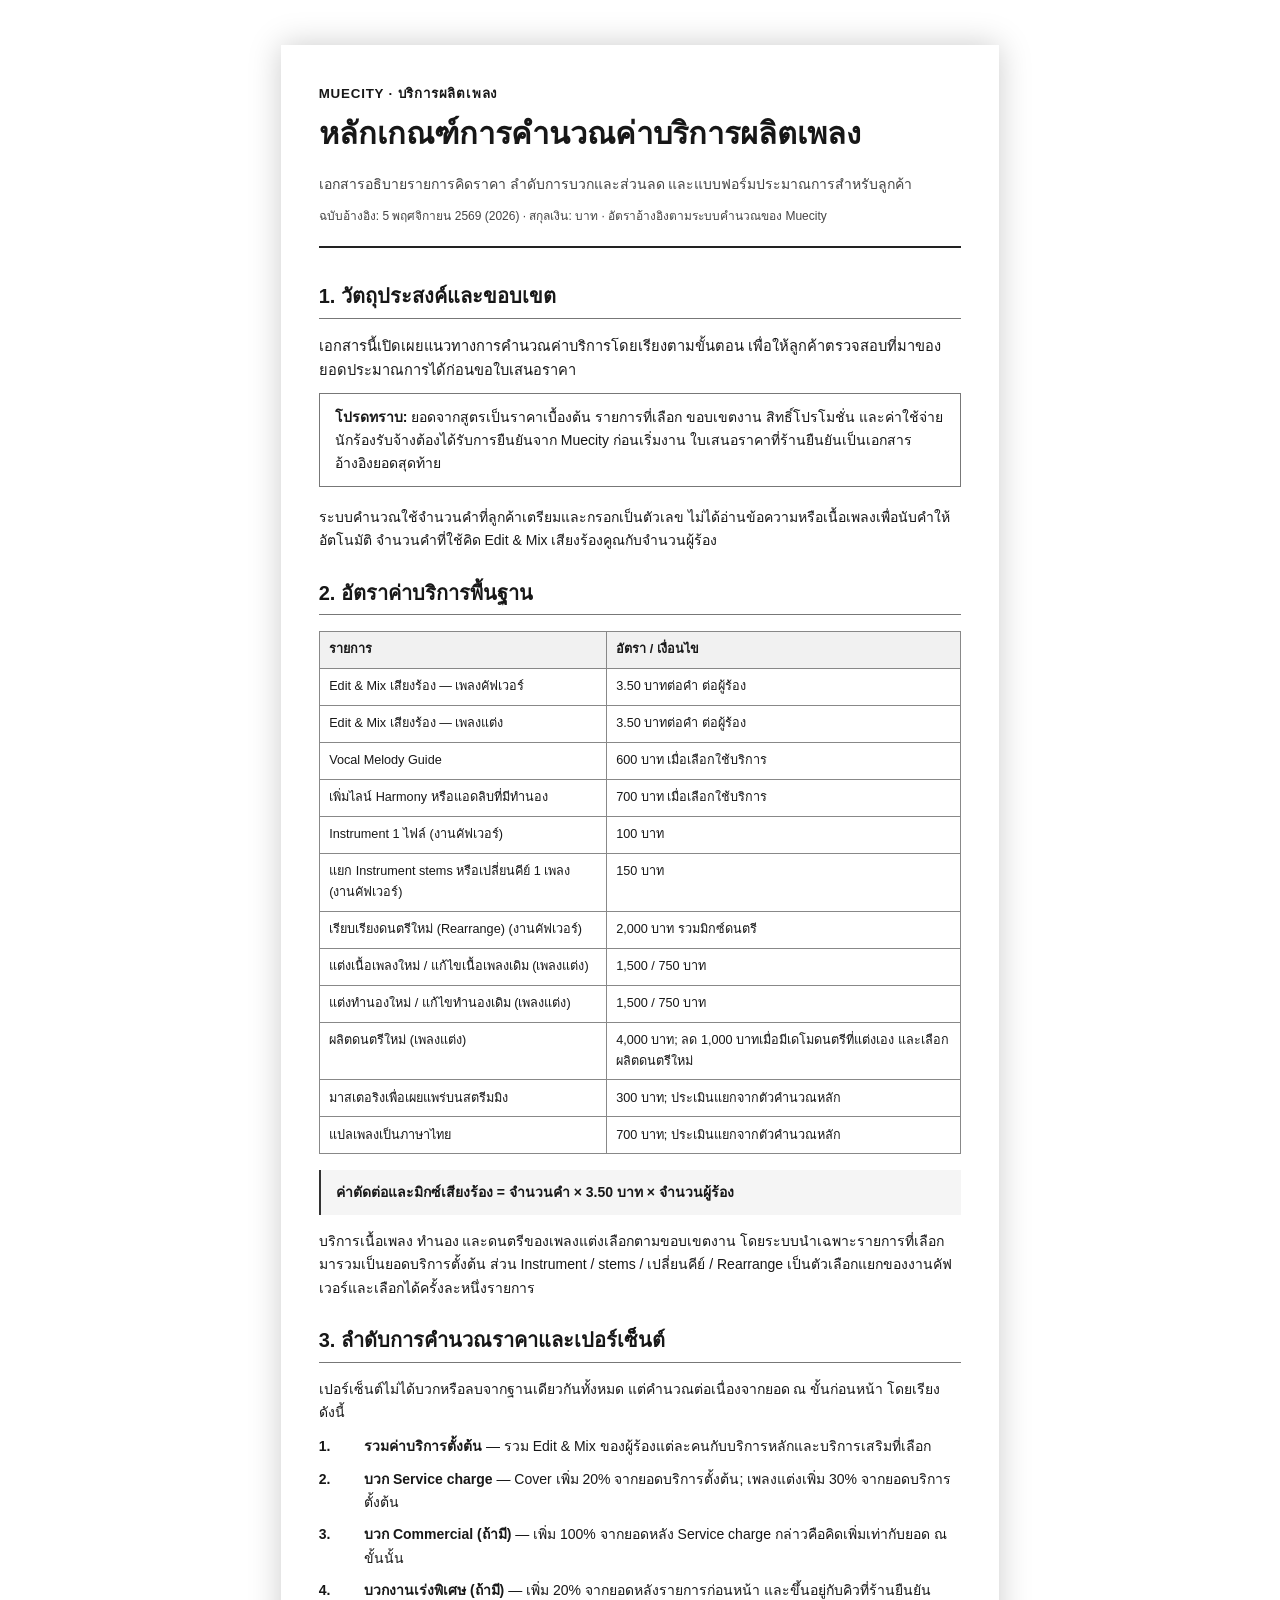
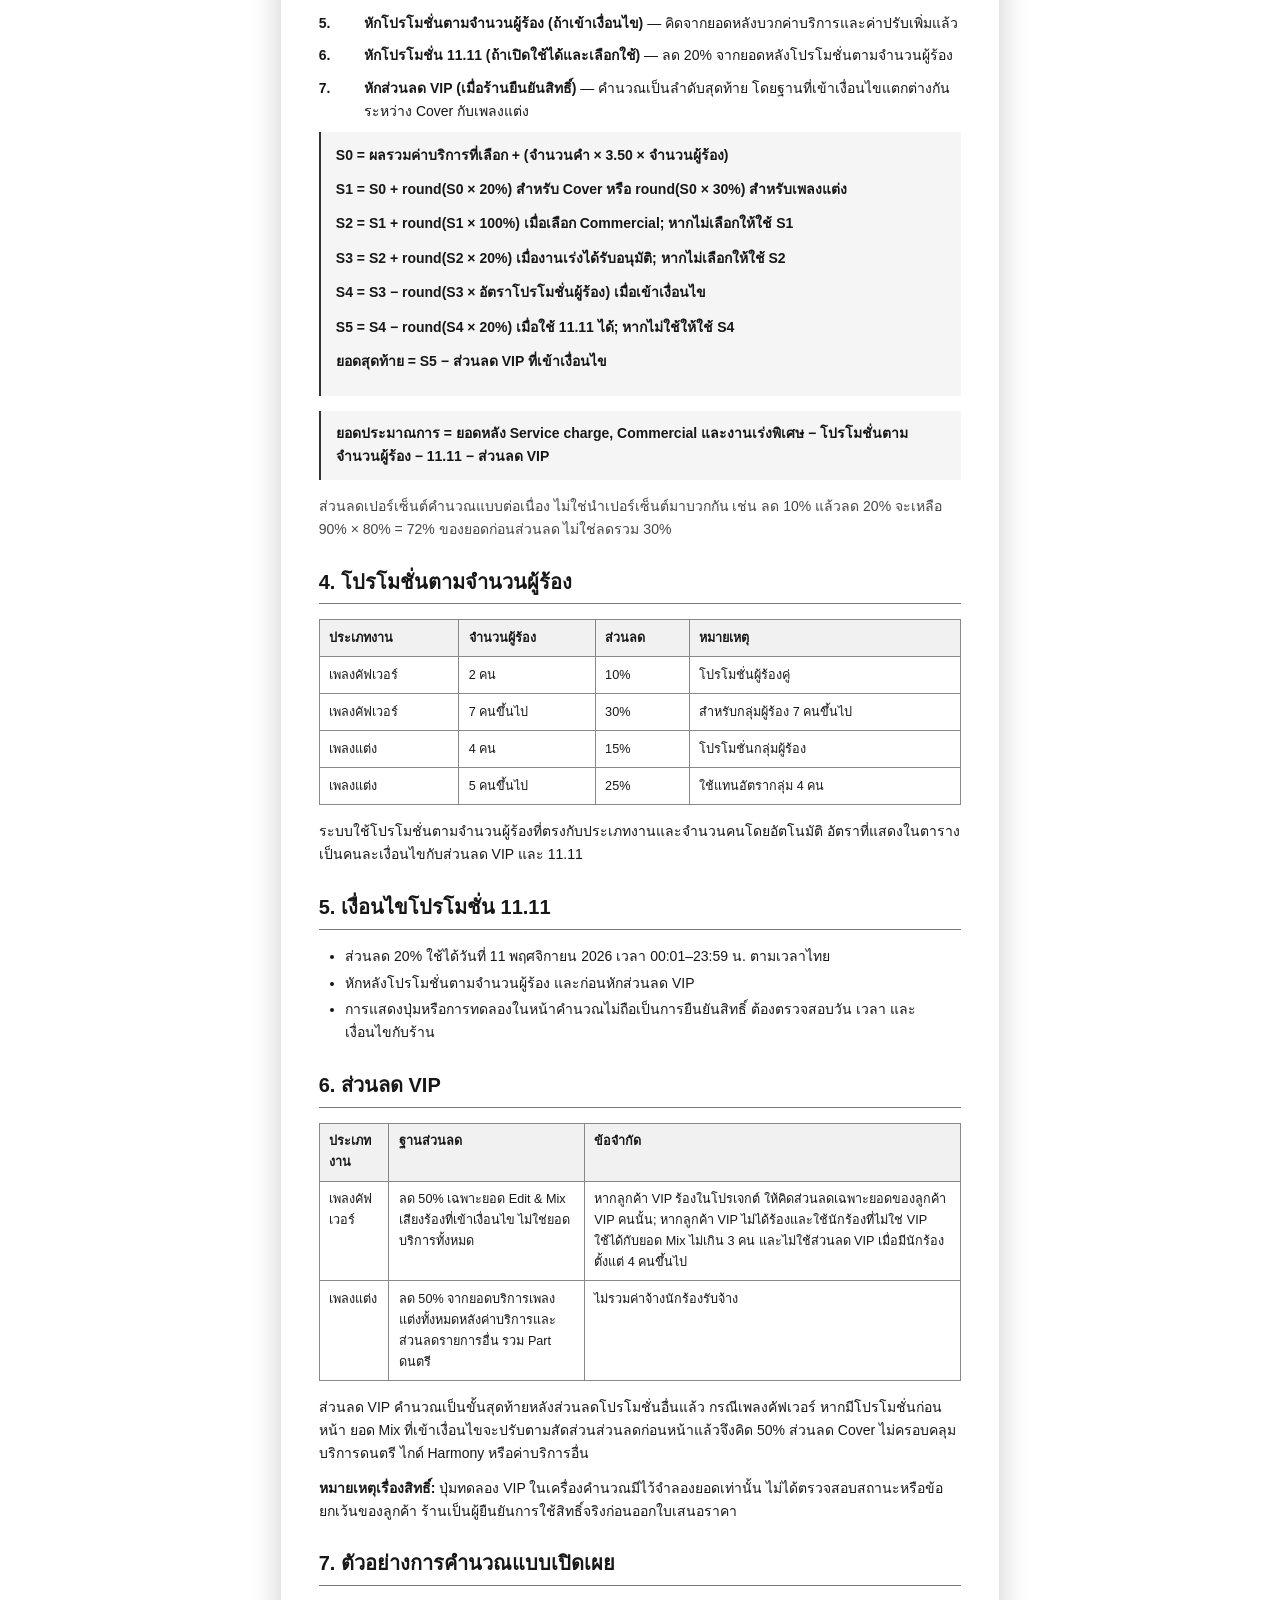
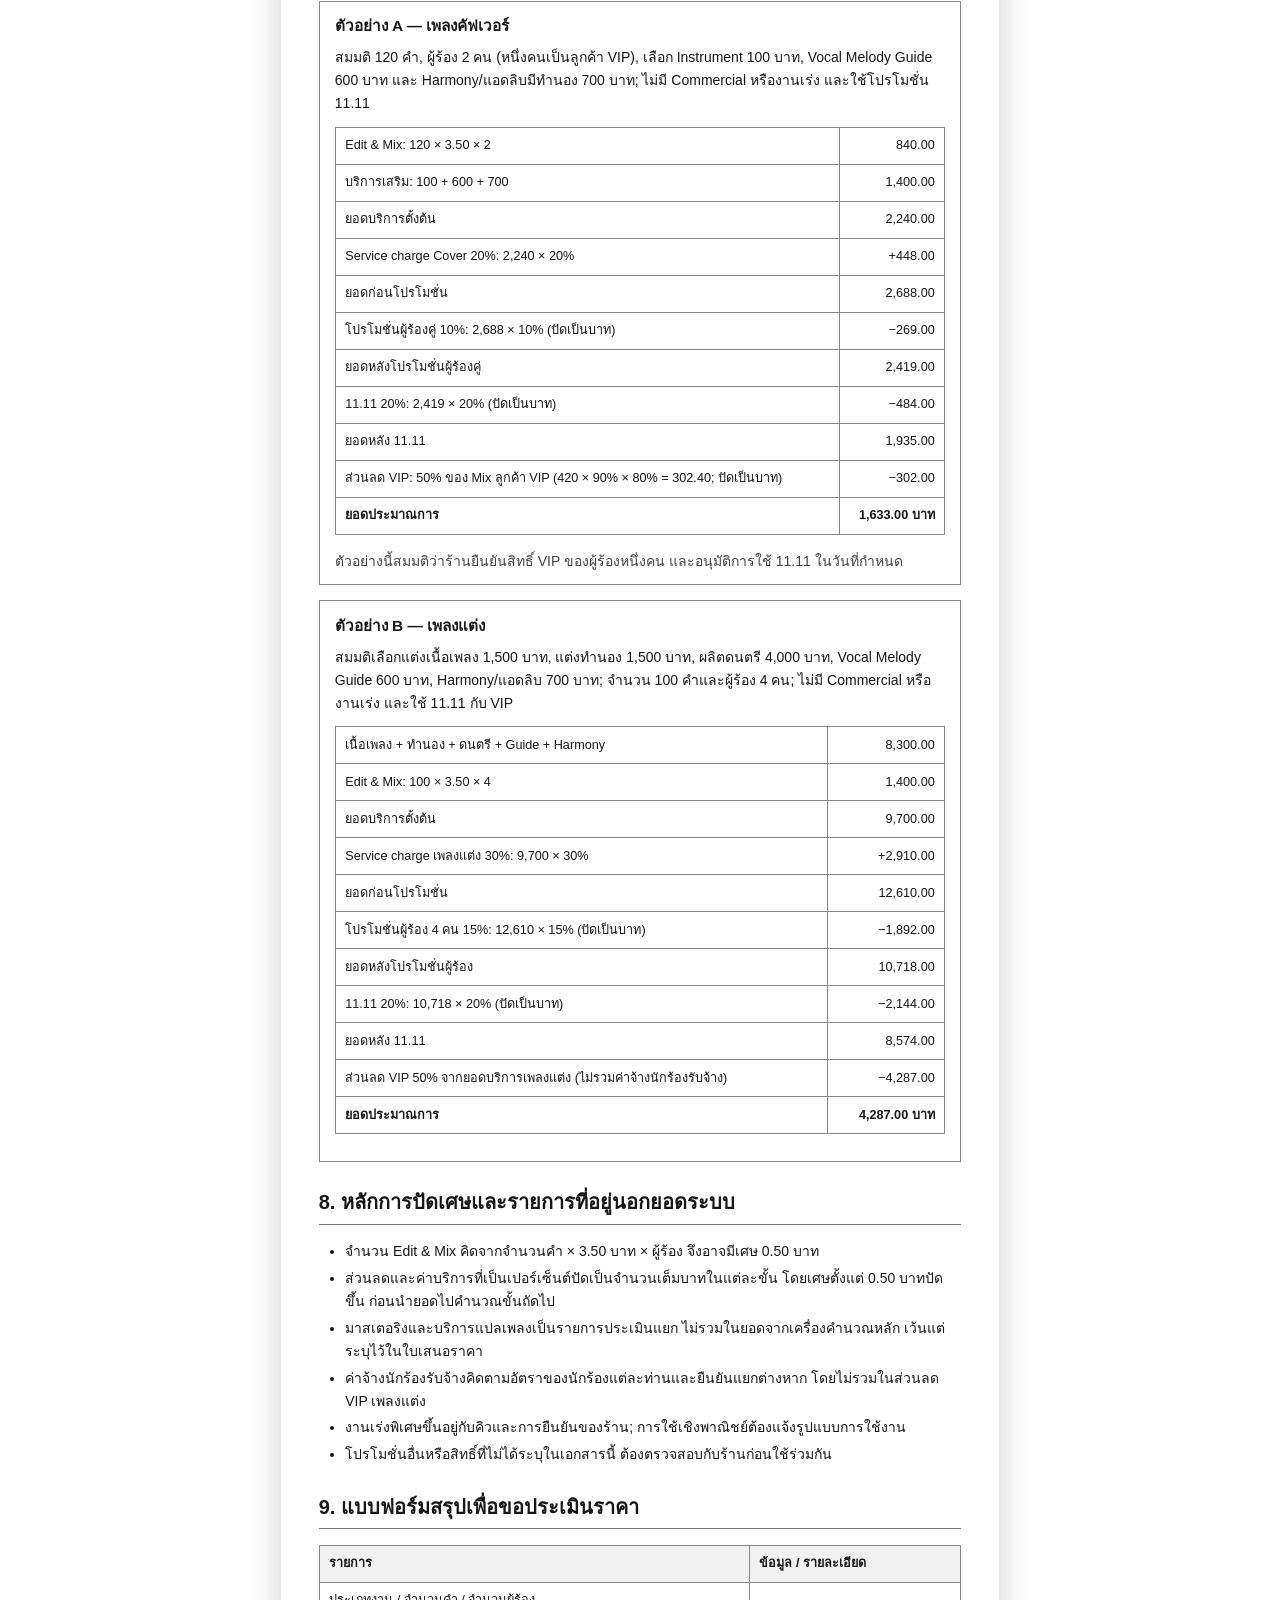
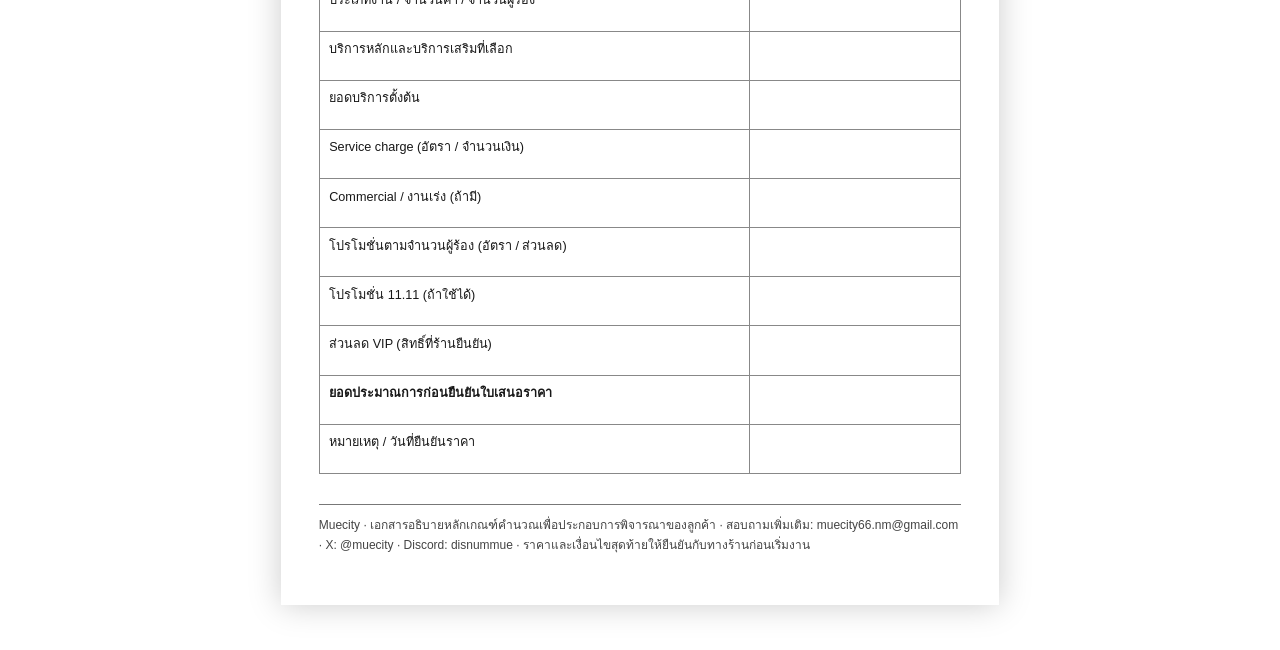
<file: muecity-pricing-methodology.html>
<!doctype html>
<html lang="th">
<head>
  <meta charset="utf-8">
  <meta name="viewport" content="width=device-width, initial-scale=1">
  <title>หลักเกณฑ์การคำนวณค่าบริการผลิตเพลง | Muecity</title>
  <style>
    @page {
      size: A4;
      margin: 18mm 19mm 20mm;
    }

    :root {
      color: #171717;
      background: #fff;
      font-family: "Thonburi", "Leelawadee UI", sans-serif;
      font-size: 10.5pt;
      line-height: 1.65;
    }

    * { box-sizing: border-box; }
    body { margin: 0; }
    h1, h2, h3, p, ul, ol, table { margin-top: 0; }
    h1 { margin-bottom: 5mm; font-size: 23pt; line-height: 1.35; }
    h2 {
      margin: 0 0 4mm;
      padding-bottom: 2mm;
      border-bottom: 1px solid #777;
      font-size: 15pt;
      line-height: 1.4;
    }
    h3 { margin-bottom: 2mm; font-size: 11.5pt; }
    p { margin-bottom: 3mm; }
    ul, ol { padding-left: 7mm; margin-bottom: 3mm; }
    li { margin-bottom: 1mm; }
    table {
      width: 100%;
      border-collapse: collapse;
      margin: 3mm 0 4mm;
      font-size: 9.5pt;
    }
    th, td {
      padding: 2mm 2.5mm;
      border: 1px solid #888;
      text-align: left;
      vertical-align: top;
    }
    th { background: #f1f1f1; font-weight: 700; }
    .document-header {
      margin-bottom: 9mm;
      padding-bottom: 5mm;
      border-bottom: 2px solid #222;
    }
    .brand { margin-bottom: 2mm; font-size: 10pt; font-weight: 700; letter-spacing: .06em; }
    .subtitle, .meta, .muted { color: #444; }
    .meta { margin-bottom: 0; font-size: 9pt; }
    .lead { font-size: 11pt; }
    .notice {
      margin: 3mm 0 5mm;
      padding: 3mm 4mm;
      border: 1px solid #777;
    }
    .section { margin-bottom: 7mm; }
    .formula {
      margin: 2mm 0 4mm;
      padding: 3mm 4mm;
      border-left: 2px solid #333;
      background: #f5f5f5;
      font-weight: 600;
    }
    .step {
      display: grid;
      grid-template-columns: 10mm 1fr;
      gap: 2mm;
      margin-bottom: 2.5mm;
      break-inside: avoid;
    }
    .step-number { font-weight: 700; }
    .example {
      margin: 3mm 0 4mm;
      padding: 3mm 4mm;
      border: 1px solid #888;
      break-inside: avoid;
    }
    .example p:last-child { margin-bottom: 0; }
    .amount { text-align: right; white-space: nowrap; }
    .total-row { font-weight: 700; }
    .worksheet-line {
      display: inline-block;
      min-width: 22mm;
      border-bottom: 1px solid #555;
    }
    .worksheet p { margin-bottom: 3mm; }
    .footer-note {
      margin-top: 8mm;
      padding-top: 3mm;
      border-top: 1px solid #777;
      color: #444;
      font-size: 9pt;
    }
    .worksheet-table .worksheet-blank { height: 13mm; }
    .keep-together { break-inside: avoid; }

    @media screen {
      body { max-width: 190mm; margin: 12mm auto; padding: 10mm; box-shadow: 0 0 8mm #ccc; }
    }

    @media print {
      a { color: inherit; text-decoration: none; }
      .section { break-inside: auto; }
      .page-four { break-before: page; }
      h2, h3 { break-after: avoid; }
      table, .notice, .formula { break-inside: avoid; }
    }
  </style>
</head>
<body>
  <header class="document-header">
    <p class="brand">MUECITY · บริการผลิตเพลง</p>
    <h1>หลักเกณฑ์การคำนวณค่าบริการผลิตเพลง</h1>
    <p class="subtitle">เอกสารอธิบายรายการคิดราคา ลำดับการบวกและส่วนลด และแบบฟอร์มประมาณการสำหรับลูกค้า</p>
    <p class="meta">ฉบับอ้างอิง: 5 พฤศจิกายน 2569 (2026) · สกุลเงิน: บาท · อัตราอ้างอิงตามระบบคำนวณของ Muecity</p>
  </header>

  <section class="section">
    <h2>1. วัตถุประสงค์และขอบเขต</h2>
    <p class="lead">เอกสารนี้เปิดเผยแนวทางการคำนวณค่าบริการโดยเรียงตามขั้นตอน เพื่อให้ลูกค้าตรวจสอบที่มาของยอดประมาณการได้ก่อนขอใบเสนอราคา</p>
    <div class="notice"><strong>โปรดทราบ:</strong> ยอดจากสูตรเป็นราคาเบื้องต้น รายการที่เลือก ขอบเขตงาน สิทธิ์โปรโมชั่น และค่าใช้จ่ายนักร้องรับจ้างต้องได้รับการยืนยันจาก Muecity ก่อนเริ่มงาน ใบเสนอราคาที่ร้านยืนยันเป็นเอกสารอ้างอิงยอดสุดท้าย</div>
    <p>ระบบคำนวณใช้จำนวนคำที่ลูกค้าเตรียมและกรอกเป็นตัวเลข ไม่ได้อ่านข้อความหรือเนื้อเพลงเพื่อนับคำให้อัตโนมัติ จำนวนคำที่ใช้คิด Edit &amp; Mix เสียงร้องคูณกับจำนวนผู้ร้อง</p>
  </section>

  <section class="section">
    <h2>2. อัตราค่าบริการพื้นฐาน</h2>
    <table>
      <thead><tr><th>รายการ</th><th>อัตรา / เงื่อนไข</th></tr></thead>
      <tbody>
        <tr><td>Edit &amp; Mix เสียงร้อง — เพลงคัฟเวอร์</td><td>3.50 บาทต่อคำ ต่อผู้ร้อง</td></tr>
        <tr><td>Edit &amp; Mix เสียงร้อง — เพลงแต่ง</td><td>3.50 บาทต่อคำ ต่อผู้ร้อง</td></tr>
        <tr><td>Vocal Melody Guide</td><td>600 บาท เมื่อเลือกใช้บริการ</td></tr>
        <tr><td>เพิ่มไลน์ Harmony หรือแอดลิบที่มีทำนอง</td><td>700 บาท เมื่อเลือกใช้บริการ</td></tr>
        <tr><td>Instrument 1 ไฟล์ (งานคัฟเวอร์)</td><td>100 บาท</td></tr>
        <tr><td>แยก Instrument stems หรือเปลี่ยนคีย์ 1 เพลง (งานคัฟเวอร์)</td><td>150 บาท</td></tr>
        <tr><td>เรียบเรียงดนตรีใหม่ (Rearrange) (งานคัฟเวอร์)</td><td>2,000 บาท รวมมิกซ์ดนตรี</td></tr>
        <tr><td>แต่งเนื้อเพลงใหม่ / แก้ไขเนื้อเพลงเดิม (เพลงแต่ง)</td><td>1,500 / 750 บาท</td></tr>
        <tr><td>แต่งทำนองใหม่ / แก้ไขทำนองเดิม (เพลงแต่ง)</td><td>1,500 / 750 บาท</td></tr>
        <tr><td>ผลิตดนตรีใหม่ (เพลงแต่ง)</td><td>4,000 บาท; ลด 1,000 บาทเมื่อมีเดโมดนตรีที่แต่งเอง และเลือกผลิตดนตรีใหม่</td></tr>
        <tr><td>มาสเตอริงเพื่อเผยแพร่บนสตรีมมิง</td><td>300 บาท; ประเมินแยกจากตัวคำนวณหลัก</td></tr>
        <tr><td>แปลเพลงเป็นภาษาไทย</td><td>700 บาท; ประเมินแยกจากตัวคำนวณหลัก</td></tr>
      </tbody>
    </table>
    <div class="formula">ค่าตัดต่อและมิกซ์เสียงร้อง = จำนวนคำ × 3.50 บาท × จำนวนผู้ร้อง</div>
    <p>บริการเนื้อเพลง ทำนอง และดนตรีของเพลงแต่งเลือกตามขอบเขตงาน โดยระบบนำเฉพาะรายการที่เลือกมารวมเป็นยอดบริการตั้งต้น ส่วน Instrument / stems / เปลี่ยนคีย์ / Rearrange เป็นตัวเลือกแยกของงานคัฟเวอร์และเลือกได้ครั้งละหนึ่งรายการ</p>
  </section>

  <section class="section">
    <h2>3. ลำดับการคำนวณราคาและเปอร์เซ็นต์</h2>
    <p>เปอร์เซ็นต์ไม่ได้บวกหรือลบจากฐานเดียวกันทั้งหมด แต่คำนวณต่อเนื่องจากยอด ณ ขั้นก่อนหน้า โดยเรียงดังนี้</p>
    <div class="step"><span class="step-number">1.</span><div><strong>รวมค่าบริการตั้งต้น</strong> — รวม Edit &amp; Mix ของผู้ร้องแต่ละคนกับบริการหลักและบริการเสริมที่เลือก</div></div>
    <div class="step"><span class="step-number">2.</span><div><strong>บวก Service charge</strong> — Cover เพิ่ม 20% จากยอดบริการตั้งต้น; เพลงแต่งเพิ่ม 30% จากยอดบริการตั้งต้น</div></div>
    <div class="step"><span class="step-number">3.</span><div><strong>บวก Commercial (ถ้ามี)</strong> — เพิ่ม 100% จากยอดหลัง Service charge กล่าวคือคิดเพิ่มเท่ากับยอด ณ ขั้นนั้น</div></div>
    <div class="step"><span class="step-number">4.</span><div><strong>บวกงานเร่งพิเศษ (ถ้ามี)</strong> — เพิ่ม 20% จากยอดหลังรายการก่อนหน้า และขึ้นอยู่กับคิวที่ร้านยืนยัน</div></div>
    <div class="step"><span class="step-number">5.</span><div><strong>หักโปรโมชั่นตามจำนวนผู้ร้อง (ถ้าเข้าเงื่อนไข)</strong> — คิดจากยอดหลังบวกค่าบริการและค่าปรับเพิ่มแล้ว</div></div>
    <div class="step"><span class="step-number">6.</span><div><strong>หักโปรโมชั่น 11.11 (ถ้าเปิดใช้ได้และเลือกใช้)</strong> — ลด 20% จากยอดหลังโปรโมชั่นตามจำนวนผู้ร้อง</div></div>
    <div class="step"><span class="step-number">7.</span><div><strong>หักส่วนลด VIP (เมื่อร้านยืนยันสิทธิ์)</strong> — คำนวณเป็นลำดับสุดท้าย โดยฐานที่เข้าเงื่อนไขแตกต่างกันระหว่าง Cover กับเพลงแต่ง</div></div>
    <div class="formula">
      <p>S0 = ผลรวมค่าบริการที่เลือก + (จำนวนคำ × 3.50 × จำนวนผู้ร้อง)</p>
      <p>S1 = S0 + round(S0 × 20%) สำหรับ Cover หรือ round(S0 × 30%) สำหรับเพลงแต่ง</p>
      <p>S2 = S1 + round(S1 × 100%) เมื่อเลือก Commercial; หากไม่เลือกให้ใช้ S1</p>
      <p>S3 = S2 + round(S2 × 20%) เมื่องานเร่งได้รับอนุมัติ; หากไม่เลือกให้ใช้ S2</p>
      <p>S4 = S3 − round(S3 × อัตราโปรโมชั่นผู้ร้อง) เมื่อเข้าเงื่อนไข</p>
      <p>S5 = S4 − round(S4 × 20%) เมื่อใช้ 11.11 ได้; หากไม่ใช้ให้ใช้ S4</p>
      <p>ยอดสุดท้าย = S5 − ส่วนลด VIP ที่เข้าเงื่อนไข</p>
    </div>
    <div class="formula">ยอดประมาณการ = ยอดหลัง Service charge, Commercial และงานเร่งพิเศษ − โปรโมชั่นตามจำนวนผู้ร้อง − 11.11 − ส่วนลด VIP</div>
    <p class="muted">ส่วนลดเปอร์เซ็นต์คำนวณแบบต่อเนื่อง ไม่ใช่นำเปอร์เซ็นต์มาบวกกัน เช่น ลด 10% แล้วลด 20% จะเหลือ 90% × 80% = 72% ของยอดก่อนส่วนลด ไม่ใช่ลดรวม 30%</p>
  </section>

  <section class="section">
    <h2>4. โปรโมชั่นตามจำนวนผู้ร้อง</h2>
    <table>
      <thead><tr><th>ประเภทงาน</th><th>จำนวนผู้ร้อง</th><th>ส่วนลด</th><th>หมายเหตุ</th></tr></thead>
      <tbody>
        <tr><td>เพลงคัฟเวอร์</td><td>2 คน</td><td>10%</td><td>โปรโมชั่นผู้ร้องคู่</td></tr>
        <tr><td>เพลงคัฟเวอร์</td><td>7 คนขึ้นไป</td><td>30%</td><td>สำหรับกลุ่มผู้ร้อง 7 คนขึ้นไป</td></tr>
        <tr><td>เพลงแต่ง</td><td>4 คน</td><td>15%</td><td>โปรโมชั่นกลุ่มผู้ร้อง</td></tr>
        <tr><td>เพลงแต่ง</td><td>5 คนขึ้นไป</td><td>25%</td><td>ใช้แทนอัตรากลุ่ม 4 คน</td></tr>
      </tbody>
    </table>
    <p>ระบบใช้โปรโมชั่นตามจำนวนผู้ร้องที่ตรงกับประเภทงานและจำนวนคนโดยอัตโนมัติ อัตราที่แสดงในตารางเป็นคนละเงื่อนไขกับส่วนลด VIP และ 11.11</p>
  </section>

  <section class="section">
    <h2>5. เงื่อนไขโปรโมชั่น 11.11</h2>
    <ul>
      <li>ส่วนลด 20% ใช้ได้วันที่ 11 พฤศจิกายน 2026 เวลา 00:01–23:59 น. ตามเวลาไทย</li>
      <li>หักหลังโปรโมชั่นตามจำนวนผู้ร้อง และก่อนหักส่วนลด VIP</li>
      <li>การแสดงปุ่มหรือการทดลองในหน้าคำนวณไม่ถือเป็นการยืนยันสิทธิ์ ต้องตรวจสอบวัน เวลา และเงื่อนไขกับร้าน</li>
    </ul>
  </section>

  <section class="section">
    <h2>6. ส่วนลด VIP</h2>
    <table>
      <thead><tr><th>ประเภทงาน</th><th>ฐานส่วนลด</th><th>ข้อจำกัด</th></tr></thead>
      <tbody>
        <tr><td>เพลงคัฟเวอร์</td><td>ลด 50% เฉพาะยอด Edit &amp; Mix เสียงร้องที่เข้าเงื่อนไข ไม่ใช่ยอดบริการทั้งหมด</td><td>หากลูกค้า VIP ร้องในโปรเจกต์ ให้คิดส่วนลดเฉพาะยอดของลูกค้า VIP คนนั้น; หากลูกค้า VIP ไม่ได้ร้องและใช้นักร้องที่ไม่ใช่ VIP ใช้ได้กับยอด Mix ไม่เกิน 3 คน และไม่ใช้ส่วนลด VIP เมื่อมีนักร้องตั้งแต่ 4 คนขึ้นไป</td></tr>
        <tr><td>เพลงแต่ง</td><td>ลด 50% จากยอดบริการเพลงแต่งทั้งหมดหลังค่าบริการและส่วนลดรายการอื่น รวม Part ดนตรี</td><td>ไม่รวมค่าจ้างนักร้องรับจ้าง</td></tr>
      </tbody>
    </table>
    <p>ส่วนลด VIP คำนวณเป็นขั้นสุดท้ายหลังส่วนลดโปรโมชั่นอื่นแล้ว กรณีเพลงคัฟเวอร์ หากมีโปรโมชั่นก่อนหน้า ยอด Mix ที่เข้าเงื่อนไขจะปรับตามสัดส่วนส่วนลดก่อนหน้าแล้วจึงคิด 50% ส่วนลด Cover ไม่ครอบคลุมบริการดนตรี ไกด์ Harmony หรือค่าบริการอื่น</p>
    <p><strong>หมายเหตุเรื่องสิทธิ์:</strong> ปุ่มทดลอง VIP ในเครื่องคำนวณมีไว้จำลองยอดเท่านั้น ไม่ได้ตรวจสอบสถานะหรือข้อยกเว้นของลูกค้า ร้านเป็นผู้ยืนยันการใช้สิทธิ์จริงก่อนออกใบเสนอราคา</p>
  </section>

  <section class="section">
    <h2>7. ตัวอย่างการคำนวณแบบเปิดเผย</h2>
    <article class="example">
      <h3>ตัวอย่าง A — เพลงคัฟเวอร์</h3>
      <p>สมมติ 120 คำ, ผู้ร้อง 2 คน (หนึ่งคนเป็นลูกค้า VIP), เลือก Instrument 100 บาท, Vocal Melody Guide 600 บาท และ Harmony/แอดลิบมีทำนอง 700 บาท; ไม่มี Commercial หรืองานเร่ง และใช้โปรโมชั่น 11.11</p>
      <table>
        <tbody>
          <tr><td>Edit &amp; Mix: 120 × 3.50 × 2</td><td class="amount">840.00</td></tr>
          <tr><td>บริการเสริม: 100 + 600 + 700</td><td class="amount">1,400.00</td></tr>
          <tr><td>ยอดบริการตั้งต้น</td><td class="amount">2,240.00</td></tr>
          <tr><td>Service charge Cover 20%: 2,240 × 20%</td><td class="amount">+448.00</td></tr>
          <tr><td>ยอดก่อนโปรโมชั่น</td><td class="amount">2,688.00</td></tr>
          <tr><td>โปรโมชั่นผู้ร้องคู่ 10%: 2,688 × 10% (ปัดเป็นบาท)</td><td class="amount">−269.00</td></tr>
          <tr><td>ยอดหลังโปรโมชั่นผู้ร้องคู่</td><td class="amount">2,419.00</td></tr>
          <tr><td>11.11 20%: 2,419 × 20% (ปัดเป็นบาท)</td><td class="amount">−484.00</td></tr>
          <tr><td>ยอดหลัง 11.11</td><td class="amount">1,935.00</td></tr>
          <tr><td>ส่วนลด VIP: 50% ของ Mix ลูกค้า VIP (420 × 90% × 80% = 302.40; ปัดเป็นบาท)</td><td class="amount">−302.00</td></tr>
          <tr class="total-row"><td>ยอดประมาณการ</td><td class="amount">1,633.00 บาท</td></tr>
        </tbody>
      </table>
      <p class="muted">ตัวอย่างนี้สมมติว่าร้านยืนยันสิทธิ์ VIP ของผู้ร้องหนึ่งคน และอนุมัติการใช้ 11.11 ในวันที่กำหนด</p>
    </article>
    <article class="example">
      <h3>ตัวอย่าง B — เพลงแต่ง</h3>
      <p>สมมติเลือกแต่งเนื้อเพลง 1,500 บาท, แต่งทำนอง 1,500 บาท, ผลิตดนตรี 4,000 บาท, Vocal Melody Guide 600 บาท, Harmony/แอดลิบ 700 บาท; จำนวน 100 คำและผู้ร้อง 4 คน; ไม่มี Commercial หรืองานเร่ง และใช้ 11.11 กับ VIP</p>
      <table>
        <tbody>
          <tr><td>เนื้อเพลง + ทำนอง + ดนตรี + Guide + Harmony</td><td class="amount">8,300.00</td></tr>
          <tr><td>Edit &amp; Mix: 100 × 3.50 × 4</td><td class="amount">1,400.00</td></tr>
          <tr><td>ยอดบริการตั้งต้น</td><td class="amount">9,700.00</td></tr>
          <tr><td>Service charge เพลงแต่ง 30%: 9,700 × 30%</td><td class="amount">+2,910.00</td></tr>
          <tr><td>ยอดก่อนโปรโมชั่น</td><td class="amount">12,610.00</td></tr>
          <tr><td>โปรโมชั่นผู้ร้อง 4 คน 15%: 12,610 × 15% (ปัดเป็นบาท)</td><td class="amount">−1,892.00</td></tr>
          <tr><td>ยอดหลังโปรโมชั่นผู้ร้อง</td><td class="amount">10,718.00</td></tr>
          <tr><td>11.11 20%: 10,718 × 20% (ปัดเป็นบาท)</td><td class="amount">−2,144.00</td></tr>
          <tr><td>ยอดหลัง 11.11</td><td class="amount">8,574.00</td></tr>
          <tr><td>ส่วนลด VIP 50% จากยอดบริการเพลงแต่ง (ไม่รวมค่าจ้างนักร้องรับจ้าง)</td><td class="amount">−4,287.00</td></tr>
          <tr class="total-row"><td>ยอดประมาณการ</td><td class="amount">4,287.00 บาท</td></tr>
        </tbody>
      </table>
    </article>
  </section>

  <section class="section page-four">
    <h2>8. หลักการปัดเศษและรายการที่อยู่นอกยอดระบบ</h2>
    <ul>
      <li>จำนวน Edit &amp; Mix คิดจากจำนวนคำ × 3.50 บาท × ผู้ร้อง จึงอาจมีเศษ 0.50 บาท</li>
      <li>ส่วนลดและค่าบริการที่เป็นเปอร์เซ็นต์ปัดเป็นจำนวนเต็มบาทในแต่ละขั้น โดยเศษตั้งแต่ 0.50 บาทปัดขึ้น ก่อนนำยอดไปคำนวณขั้นถัดไป</li>
      <li>มาสเตอริงและบริการแปลเพลงเป็นรายการประเมินแยก ไม่รวมในยอดจากเครื่องคำนวณหลัก เว้นแต่ระบุไว้ในใบเสนอราคา</li>
      <li>ค่าจ้างนักร้องรับจ้างคิดตามอัตราของนักร้องแต่ละท่านและยืนยันแยกต่างหาก โดยไม่รวมในส่วนลด VIP เพลงแต่ง</li>
      <li>งานเร่งพิเศษขึ้นอยู่กับคิวและการยืนยันของร้าน; การใช้เชิงพาณิชย์ต้องแจ้งรูปแบบการใช้งาน</li>
      <li>โปรโมชั่นอื่นหรือสิทธิ์ที่ไม่ได้ระบุในเอกสารนี้ ต้องตรวจสอบกับร้านก่อนใช้ร่วมกัน</li>
    </ul>
  </section>

  <section class="section worksheet">
    <h2>9. แบบฟอร์มสรุปเพื่อขอประเมินราคา</h2>
    <table class="worksheet-table">
      <thead><tr><th>รายการ</th><th>ข้อมูล / รายละเอียด</th></tr></thead>
      <tbody>
        <tr><td>ประเภทงาน / จำนวนคำ / จำนวนผู้ร้อง</td><td class="worksheet-blank">&nbsp;</td></tr>
        <tr><td>บริการหลักและบริการเสริมที่เลือก</td><td class="worksheet-blank">&nbsp;</td></tr>
        <tr><td>ยอดบริการตั้งต้น</td><td class="worksheet-blank">&nbsp;</td></tr>
        <tr><td>Service charge (อัตรา / จำนวนเงิน)</td><td class="worksheet-blank">&nbsp;</td></tr>
        <tr><td>Commercial / งานเร่ง (ถ้ามี)</td><td class="worksheet-blank">&nbsp;</td></tr>
        <tr><td>โปรโมชั่นตามจำนวนผู้ร้อง (อัตรา / ส่วนลด)</td><td class="worksheet-blank">&nbsp;</td></tr>
        <tr><td>โปรโมชั่น 11.11 (ถ้าใช้ได้)</td><td class="worksheet-blank">&nbsp;</td></tr>
        <tr><td>ส่วนลด VIP (สิทธิ์ที่ร้านยืนยัน)</td><td class="worksheet-blank">&nbsp;</td></tr>
        <tr><td><strong>ยอดประมาณการก่อนยืนยันใบเสนอราคา</strong></td><td class="worksheet-blank">&nbsp;</td></tr>
        <tr><td>หมายเหตุ / วันที่ยืนยันราคา</td><td class="worksheet-blank">&nbsp;</td></tr>
      </tbody>
    </table>
  </section>

  <p class="footer-note">Muecity · เอกสารอธิบายหลักเกณฑ์คำนวณเพื่อประกอบการพิจารณาของลูกค้า · สอบถามเพิ่มเติม: muecity66.nm@gmail.com · X: @muecity · Discord: disnummue · ราคาและเงื่อนไขสุดท้ายให้ยืนยันกับทางร้านก่อนเริ่มงาน</p>
</body>
</html>
</file>
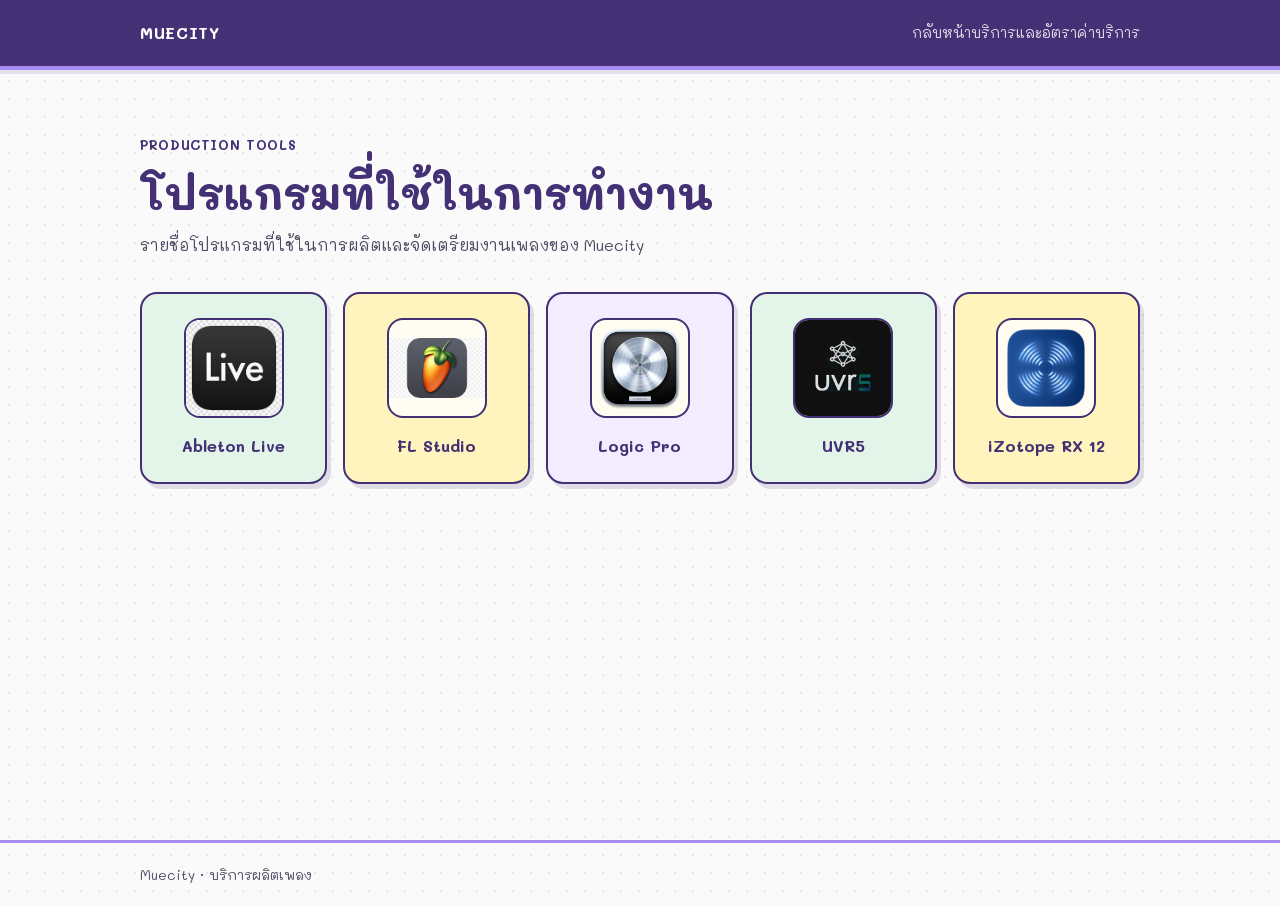
<file: muecity-programs.html>
<!DOCTYPE html>
<html lang="th">
<head>
  <meta charset="UTF-8">
  <meta name="viewport" content="width=device-width, initial-scale=1">
  <meta name="description" content="รายชื่อโปรแกรมที่ Muecity ใช้ในการทำงานเพลง">
  <title>โปรแกรมที่ใช้ในการทำงาน | Muecity</title>
  <style>
    :root {
      color-scheme: light;
      --ink: #282333;
      --muted: #777183;
      --paper: #f8f6fb;
      --surface: #fff;
      --line: #e5deee;
      --primary: #684b8f;
      --primary-dark: #392651;
      --accent: #d6c2ee;
      --soft-primary: #f1ecf7;
      font-family: "Noto Sans Thai", "Leelawadee UI", Tahoma, sans-serif;
    }
    * { box-sizing: border-box; }
    body { margin: 0; color: var(--ink); background: var(--paper); line-height: 1.8; }
    a { color: inherit; }
    .container { width: min(1000px, calc(100% - 36px)); margin-inline: auto; }
    .topbar { position: sticky; top: 0; z-index: 10; color: #fff; background: var(--primary-dark); box-shadow: 0 6px 20px rgb(35 22 51 / 12%); }
    .topbar-inner { min-height: 66px; display: flex; align-items: center; justify-content: space-between; gap: 18px; }
    .brand { color: #fff; font-weight: 700; letter-spacing: .08em; text-decoration: none; }
    .back-link { color: rgb(255 255 255 / 84%); font-size: .9rem; text-decoration: none; }
    .back-link:hover { color: #fff; }
    main { min-height: calc(100vh - 130px); padding: 64px 0 80px; }
    .intro { max-width: 700px; margin-bottom: 32px; }
    .section-reveal { opacity: 0; transform: translateY(14px); transition: opacity .42s ease, transform .42s ease; }
    .section-reveal.is-visible { opacity: 1; transform: translateY(0); }
    .eyebrow { margin: 0 0 8px; color: var(--primary); font-size: .8rem; font-weight: 700; letter-spacing: .12em; text-transform: uppercase; }
    h1 { margin: 0 0 10px; color: var(--primary-dark); font-size: clamp(1.9rem, 5vw, 2.7rem); line-height: 1.3; }
    .intro p:last-child { margin: 0; color: var(--muted); }
    .tool-grid { display: grid; grid-template-columns: repeat(5, minmax(0, 1fr)); gap: 16px; }
    .tool-card {
      min-width: 0;
      padding: 24px 18px;
      border: 1px solid var(--line);
      border-radius: 8px;
      background: var(--surface);
      box-shadow: 0 14px 36px rgb(57 38 81 / 7%);
      text-align: center;
      transition: transform .22s ease, box-shadow .22s ease, border-color .22s ease;
    }
    .tool-card:hover { transform: translateY(-3px); border-color: rgb(104 75 143 / 38%); box-shadow: 0 18px 42px rgb(57 38 81 / 12%); }
    .tool-icon {
      display: grid;
      width: 100px;
      height: 100px;
      margin: 0 auto 16px;
      place-items: center;
      overflow: hidden;
      border-radius: 20px;
      background: var(--soft-primary);
    }
    .tool-icon img { display: block; width: 100%; height: 100%; object-fit: contain; }
    .tool-card h2 { margin: 0; color: var(--primary-dark); font-size: 1rem; line-height: 1.5; }
    footer { padding: 20px 0; border-top: 1px solid var(--line); color: var(--muted); font-size: .85rem; }
    @media (max-width: 820px) {
      .tool-grid { grid-template-columns: repeat(3, minmax(0, 1fr)); }
    }
    @media (max-width: 560px) {
      .container { width: min(100% - 26px, 1000px); }
      .topbar-inner { min-height: 58px; }
      .back-link { font-size: .82rem; }
      main { padding-top: 42px; }
      .tool-grid { grid-template-columns: repeat(2, minmax(0, 1fr)); gap: 12px; }
      .tool-card { padding: 20px 12px; }
      .tool-icon { width: 82px; height: 82px; margin-bottom: 12px; border-radius: 16px; }
    }
    @media (prefers-reduced-motion: reduce) {
      *, *::before, *::after {
        animation-duration: .01ms !important;
        transition-duration: .01ms !important;
      }
    }
  </style>
  <link rel="preconnect" href="https://fonts.googleapis.com">
  <link rel="preconnect" href="https://fonts.gstatic.com" crossorigin>
  <link href="https://fonts.googleapis.com/css2?family=Mali:wght@400;500;600;700&display=swap" rel="stylesheet">
  <link href="muecity-theme.css" rel="stylesheet">
</head>
<body>
  <header class="topbar">
    <div class="container topbar-inner">
      <a class="brand" href="muecity-services.html">MUECITY</a>
      <a class="back-link" href="muecity-services.html">กลับหน้าบริการและอัตราค่าบริการ</a>
    </div>
  </header>
  <main class="container">
    <section class="intro" aria-labelledby="tools-title">
      <p class="eyebrow">Production tools</p>
      <h1 id="tools-title">โปรแกรมที่ใช้ในการทำงาน</h1>
      <p>รายชื่อโปรแกรมที่ใช้ในการผลิตและจัดเตรียมงานเพลงของ Muecity</p>
    </section>
    <div class="tool-grid">
      <article class="tool-card">
        <div class="tool-icon"><img src="music-programs/ableton-live.jpeg" alt="ไอคอน Ableton Live"></div>
        <h2>Ableton Live</h2>
      </article>
      <article class="tool-card">
        <div class="tool-icon"><img src="music-programs/fl-studio.jpeg" alt="ไอคอน FL Studio"></div>
        <h2>FL Studio</h2>
      </article>
      <article class="tool-card">
        <div class="tool-icon"><img src="music-programs/logic-pro.png" alt="ไอคอน Logic Pro"></div>
        <h2>Logic Pro</h2>
      </article>
      <article class="tool-card">
        <div class="tool-icon"><img src="music-programs/uvr5.png" alt="ไอคอน UVR5"></div>
        <h2>UVR5</h2>
      </article>
      <article class="tool-card">
        <div class="tool-icon"><img src="music-programs/izotope-rx12.png" alt="ไอคอน iZotope RX 12"></div>
        <h2>iZotope RX 12</h2>
      </article>
    </div>
  </main>
  <footer><div class="container">Muecity · บริการผลิตเพลง</div></footer>
  <script>
    (() => {
      const reduceMotion = window.matchMedia("(prefers-reduced-motion: reduce)").matches;
      if (reduceMotion || !("IntersectionObserver" in window)) return;

      const sections = document.querySelectorAll("main > .intro, main > .tool-grid");
      const observer = new IntersectionObserver(entries => {
        entries.forEach(entry => {
          if (!entry.isIntersecting) return;
          entry.target.classList.add("is-visible");
          observer.unobserve(entry.target);
        });
      }, { rootMargin: "0px 0px -6% 0px", threshold: 0.05 });

      sections.forEach(section => {
        section.classList.add("section-reveal");
        observer.observe(section);
      });
    })();
  </script>
</body>
</html>
</file>
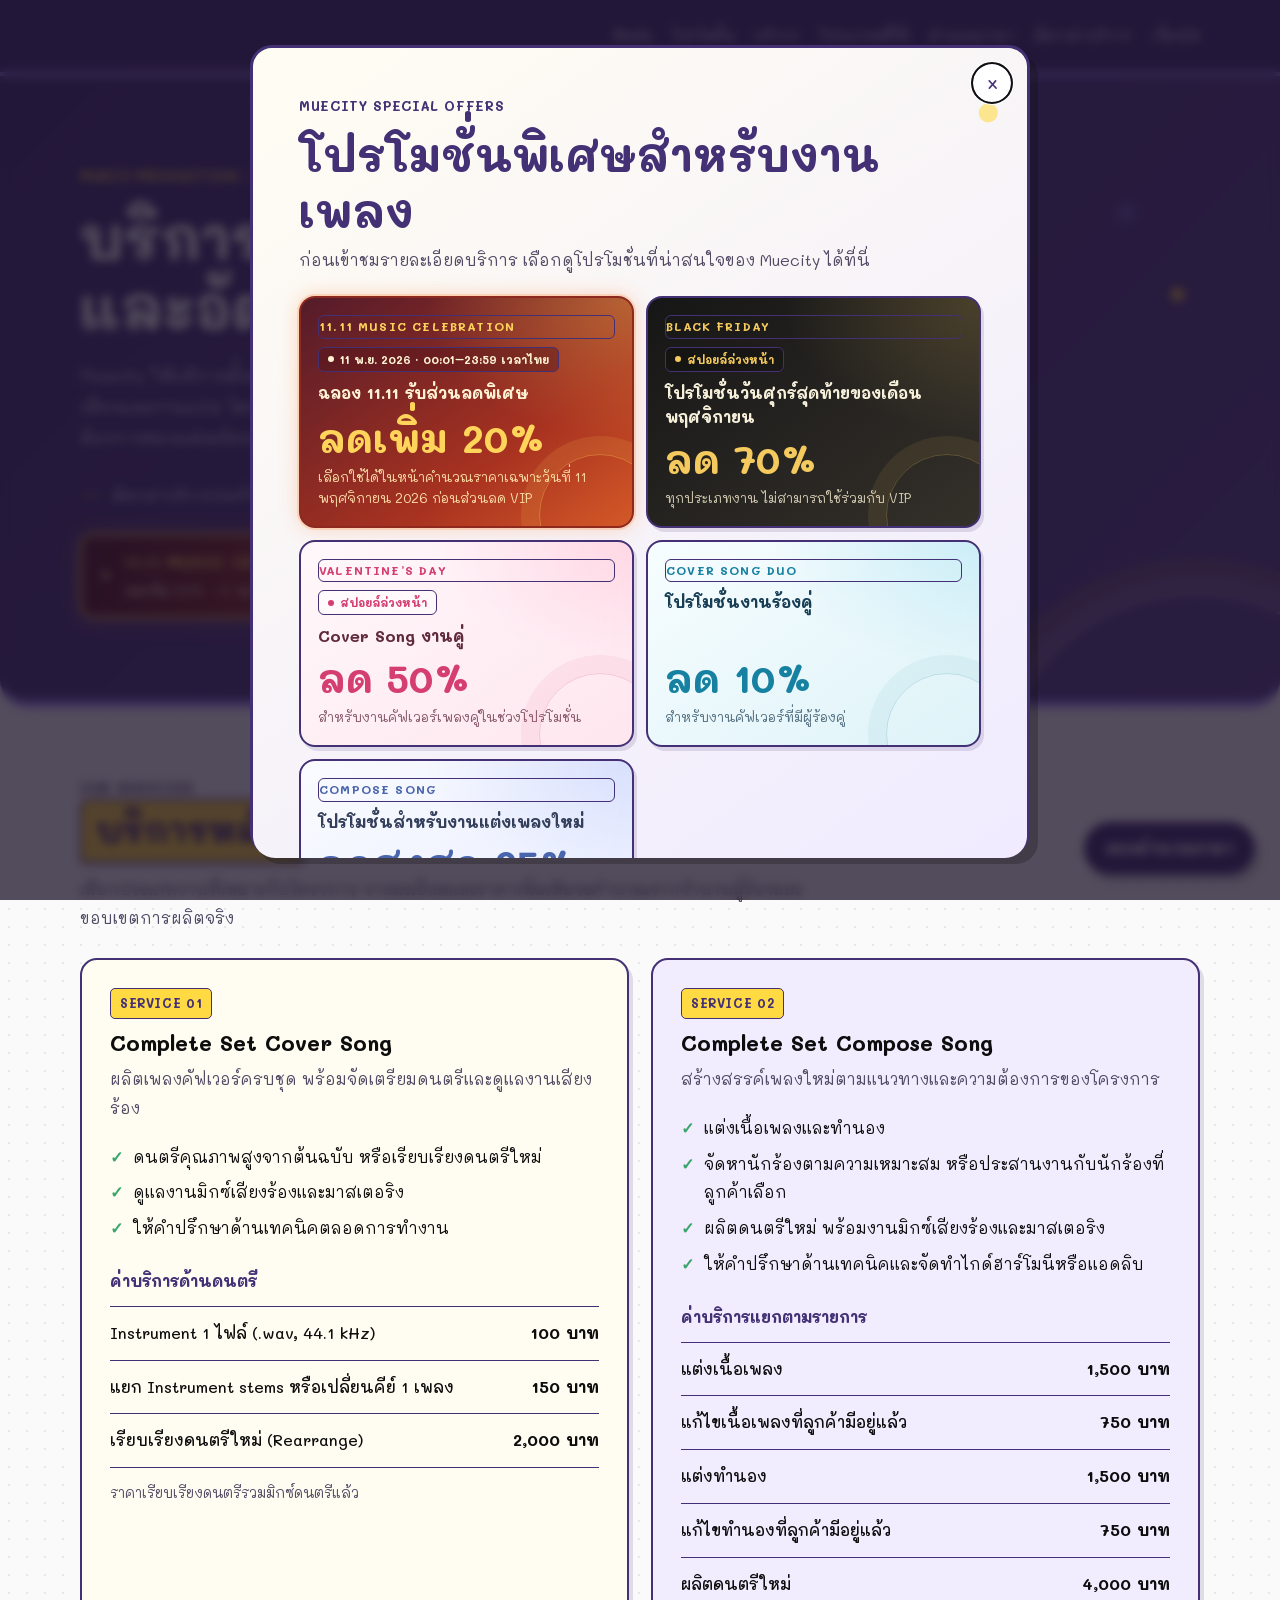
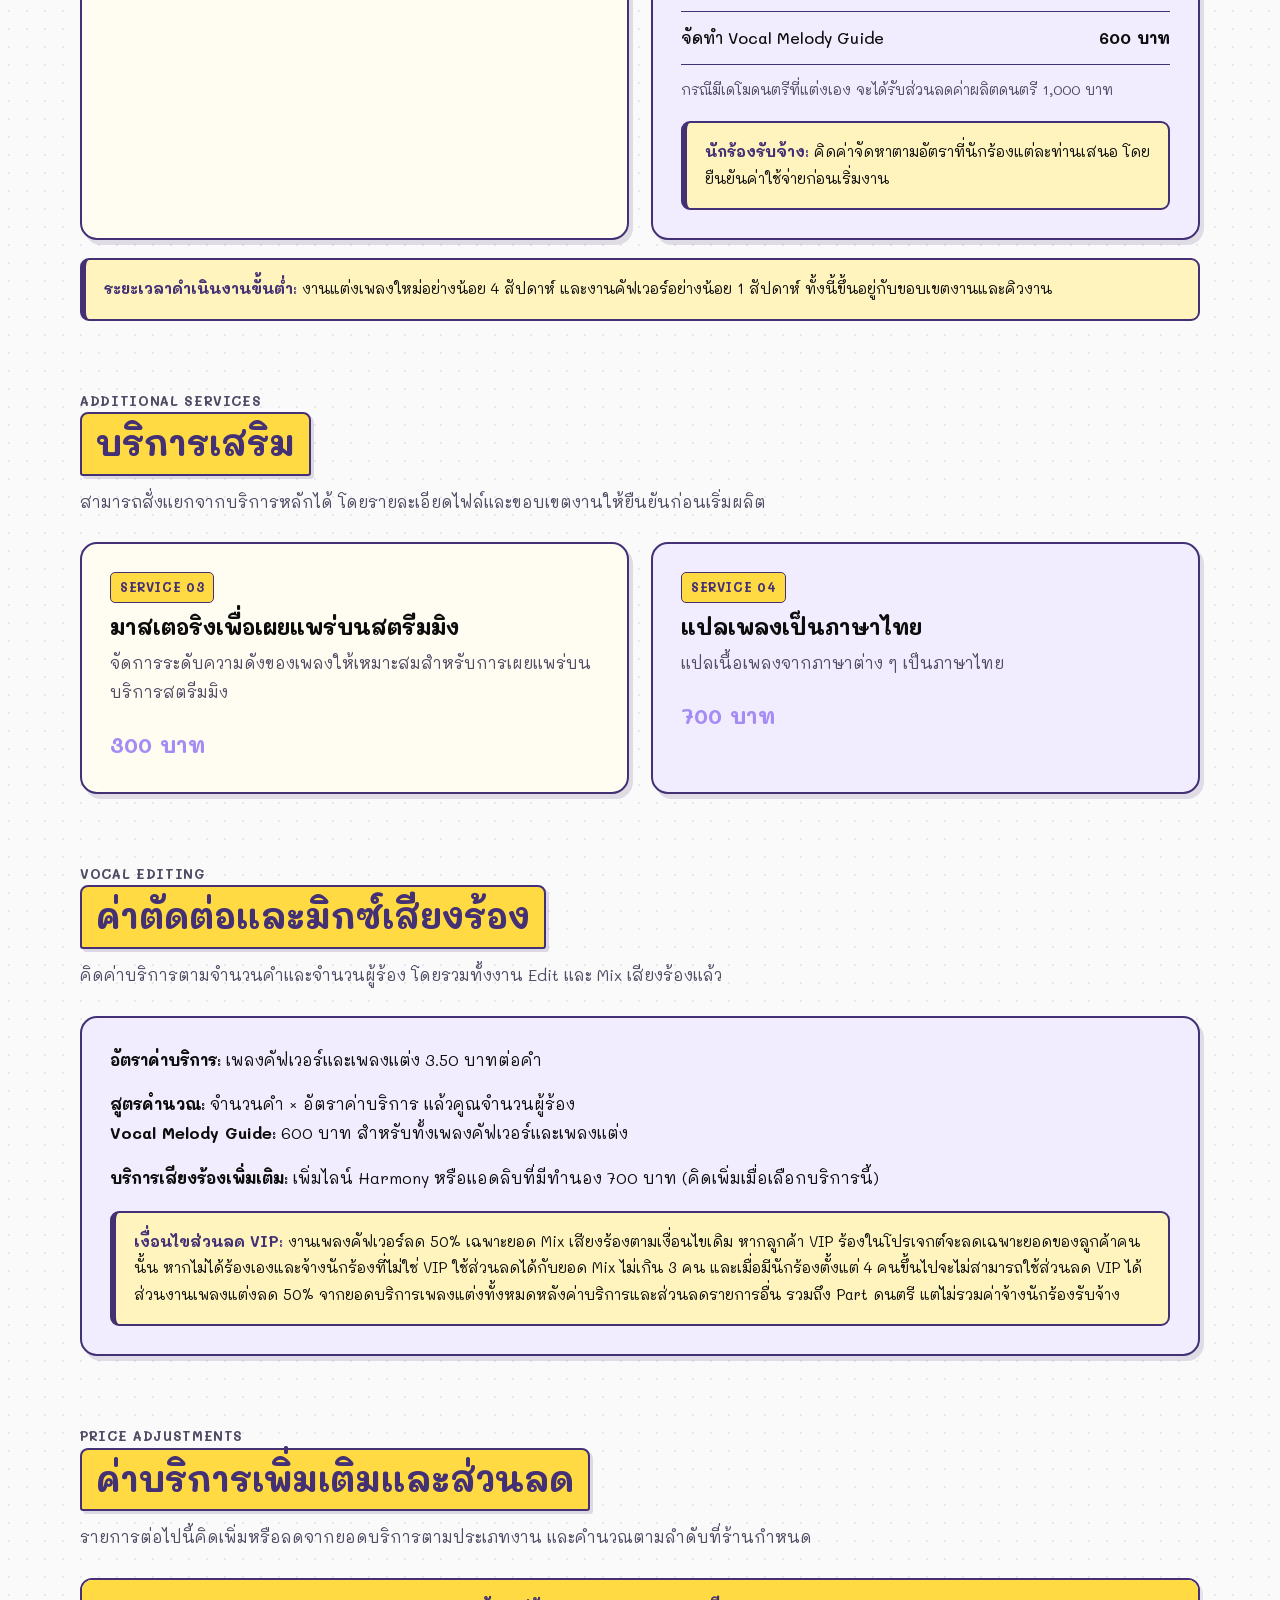
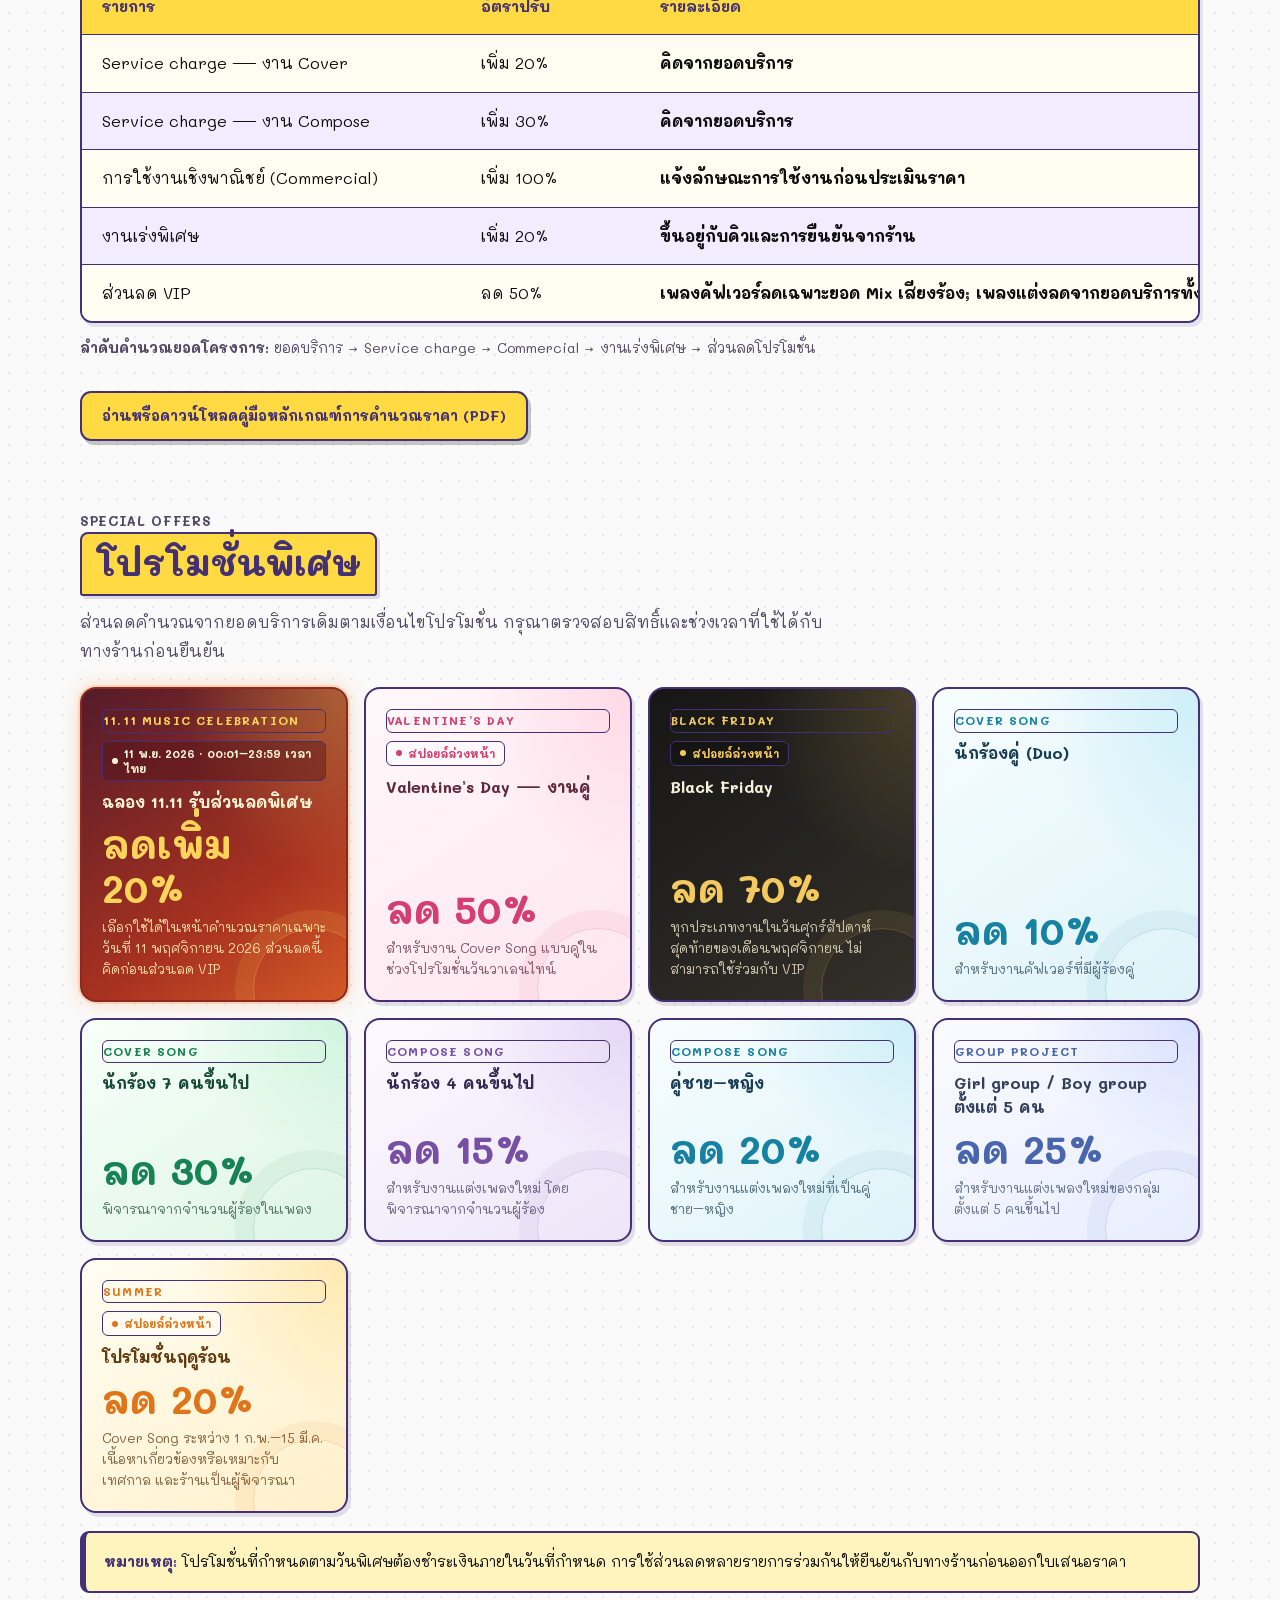
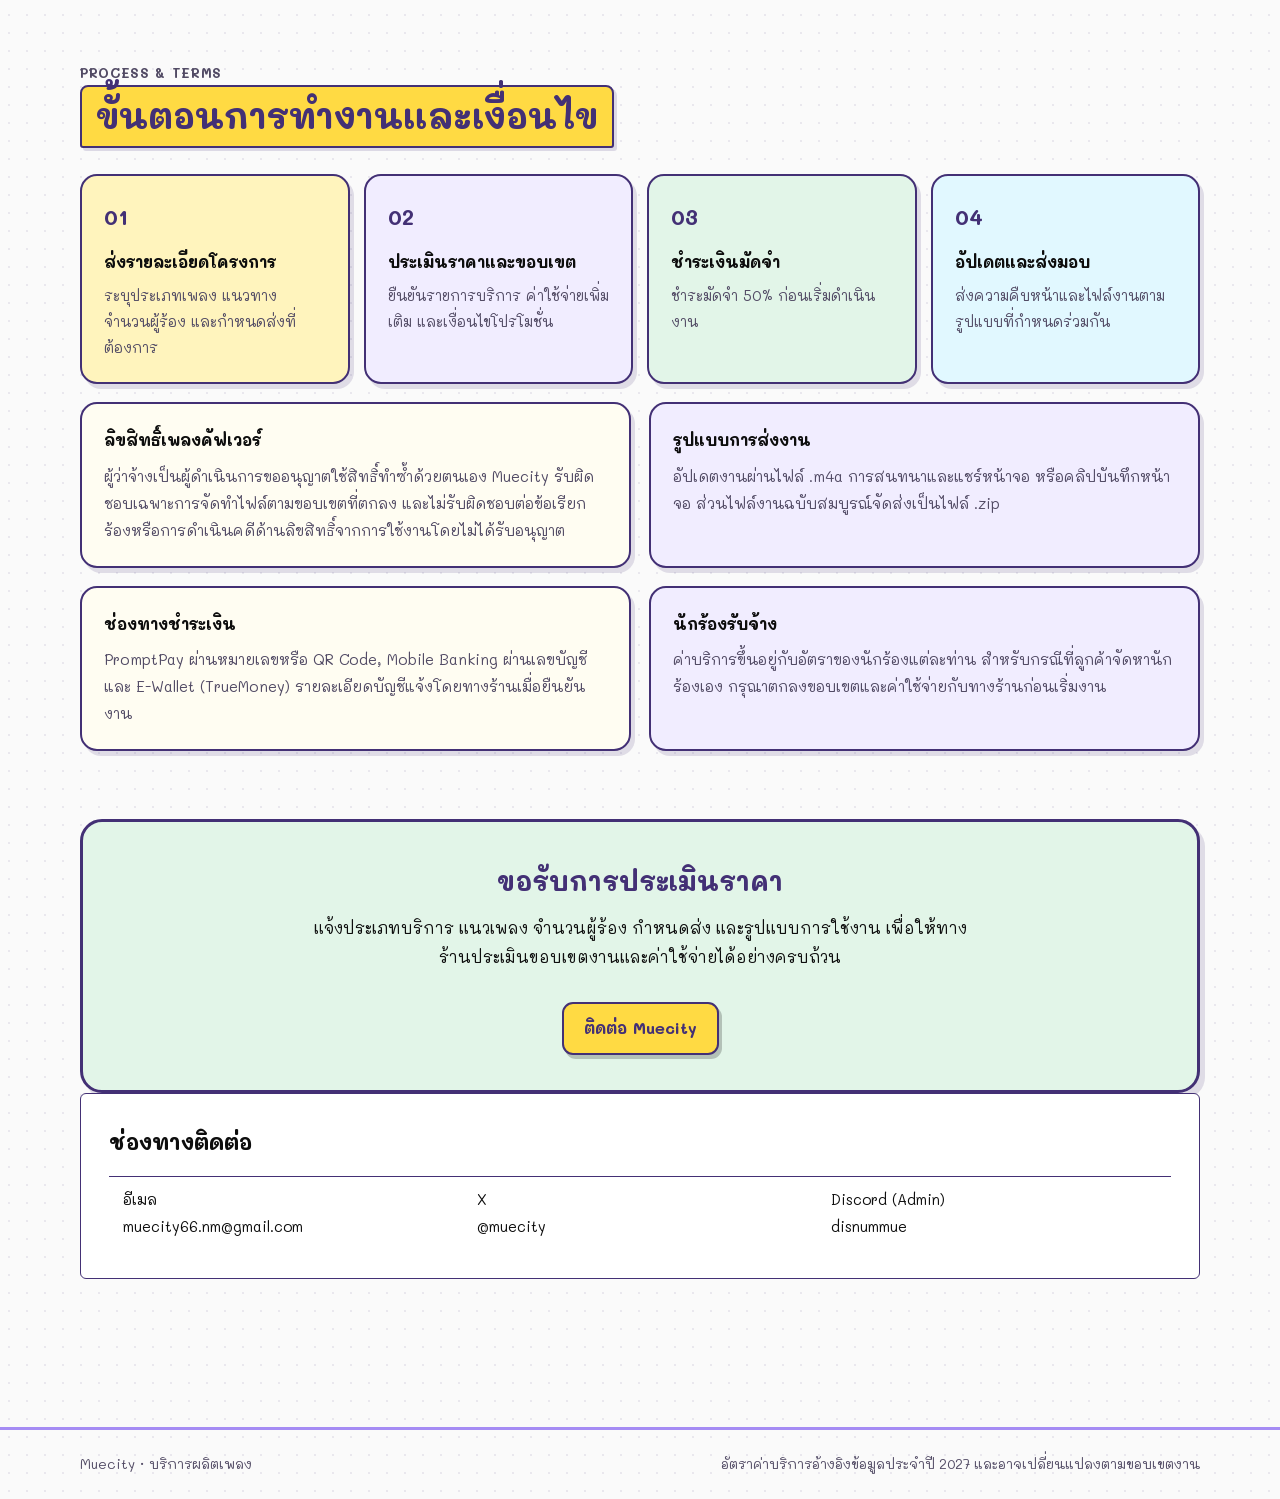
<file: muecity-services.html>
<!DOCTYPE html>
<html lang="th">
<head>
  <meta charset="UTF-8">
  <meta name="viewport" content="width=device-width, initial-scale=1">
  <meta name="description" content="รายละเอียดบริการและอัตราค่าบริการ Muecity ทั้งงานคัฟเวอร์เพลง แต่งเพลงใหม่ และบริการเสริม">
  <title>บริการและอัตราค่าบริการ | Muecity</title>
  <style>
    :root {
      color-scheme: light;
      --ink: #282333;
      --muted: #777183;
      --paper: #f8f6fb;
      --surface: #fff;
      --line: #e5deee;
      --primary: #684b8f;
      --primary-dark: #392651;
      --accent: #d6c2ee;
      --soft-primary: #f1ecf7;
      --warning: #76582a;
      --warning-bg: #faf5e9;
      --shadow: 0 18px 48px rgb(57 38 81 / 8%);
      font-family: "Noto Sans Thai", "Leelawadee UI", Tahoma, sans-serif;
    }

    * { box-sizing: border-box; }
    html { scroll-behavior: smooth; }
    body {
      margin: 0;
      background: var(--paper);
      color: var(--ink);
      line-height: 1.8;
    }
    a { color: inherit; }
    .container { width: min(1120px, calc(100% - 40px)); margin-inline: auto; }
    .topbar {
      position: sticky;
      top: 0;
      z-index: 1000;
      border-bottom: 1px solid rgb(255 255 255 / 14%);
      color: #fff;
      background: var(--primary-dark);
      box-shadow: 0 6px 20px rgb(35 22 51 / 12%);
    }
    .topbar-inner {
      min-height: 72px;
      display: flex;
      align-items: center;
      justify-content: space-between;
      gap: 24px;
    }
    .brand {
      font-size: 1.15rem;
      font-weight: 700;
      letter-spacing: .08em;
      text-decoration: none;
    }
    .nav { display: flex; gap: 20px; font-size: .9rem; }
    .nav a { color: rgb(255 255 255 / 82%); text-decoration: none; }
    .nav a:hover, .nav a:focus-visible { color: #fff; }
    .hero {
      position: relative;
      overflow: hidden;
      padding: 88px 0 82px;
      color: #fff;
      background:
        radial-gradient(ellipse at 86% 14%, rgb(214 194 238 / 20%), transparent 32%),
        linear-gradient(120deg, #392651 0%, #684b8f 68%, #8068a2 100%);
    }
    .hero::after {
      content: "";
      position: absolute;
      width: 400px;
      height: 400px;
      right: -120px;
      bottom: -300px;
      border: 1px solid rgb(255 255 255 / 15%);
      border-radius: 50%;
      box-shadow: 0 0 0 42px rgb(255 255 255 / 3%), 0 0 0 84px rgb(255 255 255 / 3%);
    }
    .eyebrow {
      margin: 0 0 14px;
      color: var(--accent);
      font-size: .82rem;
      font-weight: 700;
      letter-spacing: .12em;
      text-transform: uppercase;
    }
    h1, h2, h3, p { margin-top: 0; }
    h1 { max-width: 760px; margin-bottom: 18px; font-size: clamp(2.15rem, 5vw, 3.65rem); line-height: 1.2; }
    .hero-copy { max-width: 690px; margin-bottom: 30px; color: rgb(255 255 255 / 78%); font-size: 1.08rem; }
    .hero-meta { display: flex; flex-wrap: wrap; gap: 12px 28px; color: rgb(255 255 255 / 82%); font-size: .92rem; }
    .hero-meta span::before { content: "—"; margin-right: 9px; color: var(--accent); }
    .button {
      display: inline-flex;
      align-items: center;
      justify-content: center;
      min-height: 48px;
      margin-top: 30px;
      padding: 10px 20px;
      border: 1px solid var(--accent);
      border-radius: 4px;
      color: var(--primary-dark);
      background: var(--accent);
      font-weight: 700;
      text-decoration: none;
      transition: background .2s ease, transform .2s ease;
    }
    .button:hover { transform: translateY(-2px); background: #e3d6f2; }
    .calculator-bubble {
      position: fixed;
      right: max(22px, env(safe-area-inset-right));
      bottom: max(22px, env(safe-area-inset-bottom));
      z-index: 1100;
      display: inline-flex;
      min-height: 54px;
      align-items: center;
      justify-content: center;
      padding: 12px 22px;
      border: 1px solid rgb(255 255 255 / 30%);
      border-radius: 999px;
      color: #fff;
      background: var(--primary-dark);
      box-shadow: 0 10px 28px rgb(35 22 51 / 28%);
      font-weight: 700;
      text-decoration: none;
      transition: transform .2s ease, background .2s ease;
    }
    .calculator-bubble:hover { transform: translateY(-3px); background: var(--primary); }
    main { padding: 68px 0 80px; }
    .section { margin-bottom: 68px; scroll-margin-top: 88px; }
    .contact-section { margin-top: 0; }
    .contact-panel {
      position: relative;
      overflow: hidden;
      padding: 32px;
      border: 1px solid rgb(104 75 143 / 18%);
      border-radius: 10px;
      background:
        radial-gradient(ellipse at 92% 0%, rgb(214 194 238 / 46%), transparent 38%),
        linear-gradient(135deg, #fff 0%, #f3eef9 100%);
      box-shadow: var(--shadow);
    }
    .contact-panel h2 { margin-bottom: 7px; color: var(--primary-dark); font-size: clamp(1.5rem, 3vw, 2rem); }
    .contact-panel > p:not(.eyebrow) { margin-bottom: 20px; color: var(--muted); }
    .contact-links { display: grid; grid-template-columns: repeat(3, minmax(0, 1fr)); gap: 12px; }
    .contact-link {
      display: flex;
      min-height: 64px;
      align-items: center;
      gap: 12px;
      padding: 12px 15px;
      border: 1px solid var(--line);
      border-radius: 7px;
      color: var(--primary-dark);
      background: rgb(255 255 255 / 88%);
      font-weight: 700;
      text-decoration: none;
      overflow-wrap: anywhere;
      transition: border-color .2s ease, transform .2s ease, box-shadow .2s ease;
    }
    .contact-link[href]:hover, .contact-link[href]:focus-visible {
      transform: translateY(-2px);
      border-color: var(--primary);
      box-shadow: 0 8px 20px rgb(57 38 81 / 10%);
    }
    .contact-icon {
      display: grid;
      width: 34px;
      height: 34px;
      flex: 0 0 auto;
      place-items: center;
      border-radius: 50%;
      color: var(--primary-dark);
      background: var(--accent);
      font-size: .82rem;
    }
    .section-heading { max-width: 760px; margin-bottom: 26px; }
    .section-heading h2 { margin-bottom: 8px; font-size: clamp(1.65rem, 3vw, 2.2rem); line-height: 1.35; }
    .section-heading p { margin-bottom: 0; color: var(--muted); }
    .cards { display: grid; grid-template-columns: repeat(2, minmax(0, 1fr)); gap: 22px; }
    .card {
      padding: 28px;
      border: 1px solid var(--line);
      border-radius: 8px;
      background: var(--surface);
      box-shadow: var(--shadow);
    }
    .card-label {
      margin-bottom: 8px;
      color: var(--primary);
      font-size: .78rem;
      font-weight: 700;
      letter-spacing: .1em;
      text-transform: uppercase;
    }
    .card h3 { margin-bottom: 8px; font-size: 1.35rem; line-height: 1.4; }
    .card-intro { max-width: 65ch; margin-bottom: 20px; color: var(--muted); }
    .calculator {
      display: grid;
      grid-template-columns: minmax(0, 1.1fr) minmax(270px, .9fr);
      gap: 24px;
      padding: 26px;
      border: 1px solid var(--line);
      border-radius: 8px;
      background: var(--surface);
      box-shadow: var(--shadow);
    }
    .calculator-form { display: grid; gap: 16px; }
    .field { display: grid; gap: 6px; }
    .field label, .field-label { font-weight: 700; }
    .field-hint { margin: 0; color: var(--muted); font-size: .86rem; line-height: 1.55; }
    .lyric-guidance {
      display: grid;
      gap: 8px;
      margin: 0;
      padding: 13px 15px;
      border: 1px solid var(--line);
      border-radius: 7px;
      background: #fbf9fd;
      font-size: .86rem;
      line-height: 1.6;
    }
    .lyric-guidance-title { margin: 0; color: var(--primary-dark); font-weight: 700; }
    .lyric-guidance ol { display: grid; gap: 6px; margin: 0; padding-left: 22px; }
    .lyric-guidance .mandatory { color: var(--warning); font-weight: 700; }
    .field textarea, .field input[type="number"] {
      width: 100%;
      border: 1px solid var(--line);
      border-radius: 5px;
      padding: 11px 13px;
      color: var(--ink);
      background: #fff;
      font: inherit;
    }
    .field textarea { min-height: 150px; resize: vertical; }
    .field textarea:focus, .field input:focus {
      outline: 2px solid var(--primary);
      outline-offset: 2px;
    }
    .checkboxes { display: grid; gap: 10px; }
    .checkbox-option { display: flex; align-items: flex-start; gap: 10px; }
    .checkbox-option input { width: 18px; height: 18px; margin: 5px 0 0; accent-color: var(--primary); }
    .checkbox-option span { line-height: 1.55; }
    .estimate-note { padding: 12px 14px; border-radius: 5px; color: var(--warning); background: var(--warning-bg); font-size: .86rem; line-height: 1.55; }
    .calc-result {
      align-self: stretch;
      padding: 22px;
      border-radius: 7px;
      background: var(--soft-primary);
    }
    .calc-result h3 { margin-bottom: 6px; font-size: 1.1rem; }
    .calc-total { margin: 12px 0 18px; color: var(--primary-dark); font-size: clamp(1.8rem, 4vw, 2.3rem); font-weight: 700; line-height: 1.25; }
    .calc-breakdown { display: grid; gap: 7px; margin: 0; padding: 0; list-style: none; }
    .calc-breakdown li { display: flex; justify-content: space-between; gap: 12px; font-size: .9rem; }
    .calc-breakdown li span:last-child { flex: 0 0 auto; font-weight: 700; text-align: right; }
    .calc-breakdown .calc-final { padding-top: 9px; border-top: 1px solid rgb(57 38 81 / 18%); font-weight: 700; }
    .calc-empty { margin: 0; color: var(--muted); font-size: .92rem; }
    .privacy-note { margin: 12px 0 0; color: var(--muted); font-size: .83rem; }
    .included {
      display: grid;
      gap: 7px;
      margin: 0 0 24px;
      padding: 0;
      list-style: none;
    }
    .included li { position: relative; padding-left: 23px; }
    .included li::before { content: "✓"; position: absolute; left: 0; color: var(--primary); font-weight: 700; }
    .subheading { margin: 23px 0 10px; color: var(--primary-dark); font-size: 1rem; }
    .price-list { margin: 0; border-top: 1px solid var(--line); }
    .price-row {
      display: flex;
      justify-content: space-between;
      gap: 16px;
      padding: 12px 0;
      border-bottom: 1px solid var(--line);
    }
    .price-row dt { font-weight: 500; }
    .price-row dd { flex: 0 0 auto; margin: 0; font-weight: 700; text-align: right; }
    .muted { color: var(--muted); font-size: .89rem; }
    .free { color: var(--primary); }
    .notice {
      margin-top: 18px;
      padding: 16px 18px;
      border-left: 3px solid var(--accent);
      border-radius: 0 5px 5px 0;
      color: #51452f;
      background: var(--warning-bg);
      font-size: .92rem;
    }
    .notice strong { color: var(--warning); }
    .promotions-section { position: relative; }
    .promotions-section .section-heading { margin-bottom: 22px; }
    .promo-grid { display: grid; grid-template-columns: repeat(4, minmax(0, 1fr)); gap: 16px; }
    .promo-card {
      --promo-ink: #263a4d;
      --promo-muted: #566779;
      --promo-accent: #087e8b;
      --promo-border: #c8e2e4;
      --promo-bg: linear-gradient(150deg, #fff 8%, #eaf7f7 100%);
      --promo-ring: rgb(8 126 139 / 14%);
      position: relative;
      display: flex;
      min-height: 190px;
      flex-direction: column;
      padding: 20px;
      overflow: hidden;
      border: 1px solid var(--promo-border);
      border-radius: 9px;
      color: var(--promo-ink);
      background: var(--promo-bg);
      box-shadow: 0 10px 28px rgb(57 38 81 / 7%);
    }
    .promo-card::after {
      position: absolute;
      right: -29px;
      bottom: -50px;
      width: 120px;
      height: 120px;
      border: 1px solid var(--promo-ring);
      border-radius: 50%;
      box-shadow: 0 0 0 18px color-mix(in srgb, var(--promo-ring) 32%, transparent);
      content: "";
      pointer-events: none;
    }
    .promo-tag { margin-bottom: 8px; color: var(--promo-accent); font-size: .74rem; font-weight: 700; letter-spacing: .1em; text-transform: uppercase; }
    .promo-card h3 { margin: 0 0 8px; color: var(--promo-ink); font-size: 1rem; line-height: 1.5; }
    .promo-discount { display: block; margin: auto 0 7px; color: var(--promo-accent); font-size: clamp(1.8rem, 3vw, 2.45rem); font-weight: 800; line-height: 1.15; }
    .promo-card p { max-width: 34ch; margin: 0; color: var(--promo-muted); font-size: .84rem; line-height: 1.55; }
    .promo-black-friday {
      --promo-ink: #f7f1dc;
      --promo-muted: #d9d0b7;
      --promo-accent: #f4c95d;
      --promo-border: #51452f;
      --promo-bg: radial-gradient(ellipse at 100% 0%, rgb(244 201 93 / 18%), transparent 42%), linear-gradient(145deg, #161616, #34302a);
      --promo-ring: rgb(244 201 93 / 24%);
      box-shadow: 0 14px 34px rgb(34 28 15 / 20%);
    }
    .promo-valentine {
      --promo-ink: #602a3c;
      --promo-muted: #815365;
      --promo-accent: #d53e70;
      --promo-border: #f0bfd0;
      --promo-bg: radial-gradient(ellipse at 100% 0%, rgb(255 190 212 / 48%), transparent 42%), linear-gradient(145deg, #fff8fb, #ffe6ef);
      --promo-ring: rgb(213 62 112 / 21%);
    }
    .promo-summer {
      --promo-ink: #633a0e;
      --promo-muted: #80603b;
      --promo-accent: #df7418;
      --promo-border: #f2d095;
      --promo-bg: radial-gradient(ellipse at 100% 0%, rgb(255 217 122 / 48%), transparent 44%), linear-gradient(145deg, #fffdf2, #fff0ca);
      --promo-ring: rgb(223 116 24 / 22%);
    }
    .promo-duo {
      --promo-ink: #183e56;
      --promo-muted: #4d6a7b;
      --promo-accent: #1681a1;
      --promo-border: #b9dcea;
      --promo-bg: radial-gradient(ellipse at 100% 0%, rgb(172 227 243 / 48%), transparent 44%), linear-gradient(145deg, #f7fdff, #def3f8);
      --promo-ring: rgb(22 129 161 / 20%);
    }
    .promo-cover-group {
      --promo-ink: #174a36;
      --promo-muted: #4c725f;
      --promo-accent: #178253;
      --promo-border: #bce4ce;
      --promo-bg: radial-gradient(ellipse at 100% 0%, rgb(169 236 195 / 42%), transparent 44%), linear-gradient(145deg, #f7fff9, #def5e5);
      --promo-ring: rgb(23 130 83 / 19%);
    }
    .promo-compose {
      --promo-ink: #332851;
      --promo-muted: #6a6080;
      --promo-accent: #7750a6;
      --promo-border: #d4c2e8;
      --promo-bg: radial-gradient(ellipse at 100% 0%, rgb(205 178 239 / 40%), transparent 44%), linear-gradient(145deg, #fcf9ff, #eee5f8);
      --promo-ring: rgb(119 80 166 / 20%);
    }
    .promo-group {
      --promo-ink: #34405b;
      --promo-muted: #616e88;
      --promo-accent: #4965ad;
      --promo-border: #c8d1ef;
      --promo-bg: radial-gradient(ellipse at 100% 0%, rgb(188 201 250 / 46%), transparent 44%), linear-gradient(145deg, #fafbff, #e8edff);
      --promo-ring: rgb(73 101 173 / 20%);
    }
    .promo-status {
      display: inline-flex;
      width: fit-content;
      align-items: center;
      gap: 6px;
      margin: 0 0 9px;
      padding: 4px 9px;
      border: 1px solid currentColor;
      border-radius: 999px;
      color: var(--promo-accent);
      background: rgb(255 255 255 / 52%);
      font-size: .7rem;
      font-weight: 700;
      line-height: 1.35;
    }
    .promo-status::before { width: 6px; height: 6px; border-radius: 50%; background: currentColor; content: ""; }
    .promo-black-friday .promo-status { background: rgb(0 0 0 / 24%); }
    .promo-dialog {
      width: min(780px, calc(100% - 28px));
      max-height: min(90vh, 820px);
      padding: 0;
      overflow: visible;
      border: 1px solid rgb(255 255 255 / 28%);
      border-radius: 14px;
      color: var(--ink);
      background: var(--surface);
      box-shadow: 0 26px 90px rgb(20 12 31 / 42%);
      opacity: 0;
      transform: translateY(12px) scale(.985);
      transition: opacity .24s ease, transform .24s ease, display .24s allow-discrete;
    }
    .promo-dialog[open] { opacity: 1; transform: translateY(0) scale(1); }
    .promo-dialog.is-closing { opacity: 0; transform: translateY(8px) scale(.99); }
    .promo-dialog::backdrop {
      background: rgb(25 16 37 / 74%);
      backdrop-filter: blur(5px);
      transition: background-color .24s ease, backdrop-filter .24s ease;
    }
    @starting-style {
      .promo-dialog[open] { opacity: 0; transform: translateY(12px) scale(.985); }
    }
    .section-reveal {
      opacity: 0;
      transform: translateY(16px);
      transition: opacity .48s ease, transform .48s ease;
    }
    .section-reveal.is-visible { opacity: 1; transform: translateY(0); }
    .promo-dialog-inner {
      position: relative;
      max-height: min(90vh, 820px);
      padding: clamp(26px, 5vw, 46px);
      overflow: auto;
      border-radius: inherit;
      background:
        radial-gradient(ellipse at 96% 2%, rgb(214 194 238 / 36%), transparent 34%),
        linear-gradient(145deg, #fff 0%, #f5f0fa 100%);
    }
    .promo-dialog-close {
      position: absolute;
      top: 14px;
      right: 14px;
      display: grid;
      width: 42px;
      height: 42px;
      place-items: center;
      border: 1px solid var(--line);
      border-radius: 50%;
      color: var(--primary-dark);
      background: #fff;
      font: inherit;
      font-size: 1.55rem;
      line-height: 1;
      cursor: pointer;
    }
    .promo-dialog-close:hover { color: #fff; border-color: var(--primary-dark); background: var(--primary-dark); }
    .promo-dialog .eyebrow { margin-bottom: 8px; }
    .promo-dialog h2 { max-width: 580px; margin: 0 48px 8px 0; color: var(--primary-dark); font-size: clamp(1.8rem, 5vw, 2.8rem); line-height: 1.25; }
    .promo-dialog-copy { margin-bottom: 22px; color: var(--muted); }
    .promo-dialog-grid { display: grid; grid-template-columns: repeat(2, minmax(0, 1fr)); gap: 12px; }
    .promo-dialog .promo-card { min-height: 160px; padding: 17px; }
    .promo-dialog-actions { display: flex; flex-wrap: wrap; align-items: center; gap: 12px; margin-top: 22px; }
    .promo-dialog-actions .button { margin: 0; }
    .promo-dialog-trigger { margin-right: 10px; font: inherit; cursor: pointer; }
    .promo-dialog-enter {
      display: inline-flex;
      min-height: 46px;
      align-items: center;
      justify-content: center;
      padding: 9px 17px;
      border: 1px solid var(--line);
      border-radius: 4px;
      color: var(--primary-dark);
      background: #fff;
      font: inherit;
      font-weight: 700;
      cursor: pointer;
    }
    .promo-dialog-enter:hover { border-color: var(--primary); background: var(--soft-primary); }
    .service-grid { display: grid; grid-template-columns: repeat(2, minmax(0, 1fr)); gap: 22px; }
    .service-card h3 { margin-bottom: 8px; font-size: 1.35rem; line-height: 1.4; }
    .service-price { margin: 0; color: var(--primary); font-size: 1.35rem; font-weight: 700; }
    .service-card .card-intro { margin-bottom: 18px; }
    .service-card p:last-child { margin-bottom: 0; }
    .vip-example { margin-top: 18px; }
    .tool-grid { display: grid; grid-template-columns: repeat(5, minmax(0, 1fr)); gap: 16px; }
    .tool-card {
      min-width: 0;
      padding: 22px 18px;
      border: 1px solid var(--line);
      border-radius: 7px;
      background: var(--surface);
      text-align: center;
    }
    .tool-icon {
      display: grid;
      width: 96px;
      height: 96px;
      margin: 0 auto 16px;
      place-items: center;
      overflow: hidden;
      border-radius: 18px;
      background: var(--soft-primary);
    }
    .tool-icon img { display: block; width: 100%; height: 100%; object-fit: contain; }
    .tool-card h3 { margin-bottom: 6px; font-size: 1rem; line-height: 1.45; }
    .tool-card p { margin-bottom: 0; color: var(--muted); font-size: .88rem; line-height: 1.65; }
    .table-wrap { overflow-x: auto; border: 1px solid var(--line); border-radius: 7px; background: var(--surface); }
    table { width: 100%; border-collapse: collapse; table-layout: fixed; }
    th, td { padding: 15px 20px; border-bottom: 1px solid var(--line); text-align: left; vertical-align: top; line-height: 1.65; }
    th:first-child, td:first-child { width: 34%; }
    th:nth-child(2), td:nth-child(2) { width: 16%; }
    th:nth-child(3), td:nth-child(3) { width: 50%; }
    th { color: var(--primary-dark); background: var(--soft-primary); font-size: .92rem; }
    tr:last-child td { border-bottom: 0; }
    td:last-child { font-weight: 700; white-space: nowrap; }
    .workflow { display: grid; grid-template-columns: repeat(4, minmax(0, 1fr)); gap: 14px; counter-reset: steps; }
    .step {
      min-height: 150px;
      padding: 22px;
      border: 1px solid var(--line);
      border-radius: 7px;
      background: var(--surface);
      counter-increment: steps;
    }
    .step::before { content: "0" counter(steps); display: block; margin-bottom: 12px; color: var(--accent); font-size: 1.3rem; font-weight: 700; }
    .step h3 { margin-bottom: 6px; font-size: 1rem; }
    .step p { margin-bottom: 0; color: var(--muted); font-size: .9rem; }
    .terms { display: grid; grid-template-columns: repeat(2, minmax(0, 1fr)); gap: 18px; }
    .term { padding: 22px; border: 1px solid var(--line); border-radius: 7px; background: var(--surface); }
    .term h3 { margin-bottom: 8px; font-size: 1rem; }
    .term p { margin-bottom: 0; color: var(--muted); font-size: .93rem; }
    .closing {
      padding: 35px;
      border-radius: 8px;
      color: #fff;
      background: var(--primary-dark);
      text-align: center;
    }
    .closing h2 { margin-bottom: 10px; font-size: 1.65rem; }
    .closing p { max-width: 680px; margin: 0 auto; color: rgb(255 255 255 / 78%); }
    footer { padding: 22px 0; border-top: 1px solid var(--line); color: var(--muted); font-size: .85rem; }
    .footer-inner { display: flex; justify-content: space-between; gap: 16px; }

    @media (max-width: 760px) {
      .topbar-inner { min-height: 62px; }
      .nav { flex-wrap: wrap; justify-content: flex-end; gap: 8px 14px; font-size: .82rem; }
      .hero { padding: 66px 0 60px; }
      main { padding-top: 48px; }
      .cards, .terms { grid-template-columns: 1fr; }
      .contact-links { grid-template-columns: 1fr; }
      .promo-grid { grid-template-columns: repeat(2, minmax(0, 1fr)); }
      .calculator { grid-template-columns: 1fr; }
      .service-grid { grid-template-columns: 1fr; }
      .tool-grid { grid-template-columns: repeat(3, minmax(0, 1fr)); }
      .workflow { grid-template-columns: repeat(2, minmax(0, 1fr)); }
    }
    @media (max-width: 820px) {
      .table-wrap { overflow: visible; border: 0; background: transparent; }
      table, tbody, tr, td { display: block; width: 100%; }
      thead { display: none; }
      tbody { display: grid; gap: 12px; }
      tr {
        display: grid;
        grid-template-columns: minmax(0, 1fr) auto;
        gap: 8px 16px;
        padding: 16px 18px;
        border: 1px solid var(--line);
        border-radius: 7px;
        background: var(--surface);
        box-shadow: 0 8px 24px rgb(57 38 81 / 5%);
      }
      td {
        width: auto !important;
        padding: 0;
        border: 0;
        line-height: 1.65;
      }
      td::before {
        content: attr(data-label);
        display: block;
        margin-bottom: 3px;
        color: var(--muted);
        font-size: .78rem;
        font-weight: 600;
      }
      td:first-child { grid-column: 1; font-weight: 700; }
      td:nth-child(2) { grid-column: 2; grid-row: 1; align-self: start; color: var(--primary); }
      td:nth-child(3) { grid-column: 1 / -1; color: var(--muted); }
      td:last-child { white-space: normal; }
    }
    @media (min-width: 761px) and (max-width: 900px) {
      .cards { grid-template-columns: 1fr; }
      .calculator { grid-template-columns: 1fr; }
      .service-grid { grid-template-columns: repeat(2, minmax(0, 1fr)); }
      .tool-grid { grid-template-columns: repeat(2, minmax(0, 1fr)); }
      .workflow { grid-template-columns: repeat(2, minmax(0, 1fr)); }
    }
    @media (max-width: 520px) {
      .container { width: min(100% - 28px, 1120px); }
      .nav { gap: 10px; }
      .nav a { font-size: .76rem; }
      .card { padding: 21px; }
      .calculator { padding: 18px; }
      .calc-result { padding: 18px; }
      .service-grid, .workflow { grid-template-columns: 1fr; }
      .tool-grid { grid-template-columns: repeat(2, minmax(0, 1fr)); gap: 12px; }
      .tool-card { padding: 18px 12px; }
      .tool-icon { width: 80px; height: 80px; margin-bottom: 12px; }
      .nav { flex-wrap: wrap; justify-content: flex-end; }
      .step { min-height: auto; }
      .notice { padding: 14px 15px; }
      .closing { padding: 28px 20px; }
      .contact-panel { padding: 23px 19px; }
      .promo-grid { grid-template-columns: 1fr; }
      .promo-card { min-height: 160px; }
      .promo-dialog-grid { grid-template-columns: 1fr; }
      .promo-dialog .promo-card { min-height: 130px; }
      .promo-dialog-actions { align-items: stretch; flex-direction: column; }
      .promo-dialog-actions > * { width: 100%; }
      .promo-dialog-trigger { margin: 12px 0 0; }
      .footer-inner { flex-direction: column; gap: 4px; }
      .calculator-bubble { right: 14px; bottom: 14px; min-height: 48px; padding: 10px 17px; font-size: .9rem; }
    }
    @media (prefers-reduced-motion: reduce) {
      html { scroll-behavior: auto; }
      *, *::before, *::after {
        animation-duration: .01ms !important;
        transition-duration: .01ms !important;
      }
    }
    @page {
      size: A4;
      margin: 14mm 15mm;
    }
    @media print {
      .section-reveal { opacity: 1 !important; transform: none !important; }
      .promo-dialog { display: none !important; }
      html, body {
        background: #fff !important;
        color: #282333;
        font-size: 10pt;
        line-height: 1.5;
        print-color-adjust: exact;
        -webkit-print-color-adjust: exact;
      }
      .topbar, .button, .calculator-bubble { display: none !important; }
      .container { width: 100%; max-width: none; }
      .hero { padding: 18mm 0 14mm; }
      .hero::after { display: none; }
      .hero-copy { max-width: 100%; font-size: 11pt; }
      .hero-meta { gap: 4mm 8mm; }
      main { padding: 10mm 0 0; }
      .section { margin-bottom: 12mm; scroll-margin-top: 0; }
      .section-heading { margin-bottom: 5mm; }
      .section-heading h2 { font-size: 19pt; }
      .section-heading p { font-size: 10pt; }
      .cards, .service-grid, .promo-grid { grid-template-columns: 1fr; gap: 5mm; }
      .card { padding: 6mm; box-shadow: none; break-inside: avoid; }
      .card h3 { font-size: 15pt; }
      .card-intro { margin-bottom: 3mm; }
      .included { gap: 1mm; margin-bottom: 4mm; }
      .subheading { margin: 4mm 0 2mm; }
      .price-row { gap: 5mm; padding: 2mm 0; }
      .notice { margin-top: 4mm; padding: 3mm 4mm; }
      .service-card { break-inside: avoid; }
      .tool-grid { grid-template-columns: repeat(5, minmax(0, 1fr)); gap: 3mm; }
      .tool-card { padding: 4mm 2mm; break-inside: avoid; }
      .tool-icon { width: 20mm; height: 20mm; margin-bottom: 2mm; }
      .table-wrap { overflow: visible; }
      table { table-layout: fixed; }
      th, td { padding: 2.5mm 3mm; line-height: 1.45; }
      th:first-child, td:first-child { width: 34%; }
      th:nth-child(2), td:nth-child(2) { width: 16%; }
      th:nth-child(3), td:nth-child(3) { width: 50%; }
      tr { break-inside: avoid; }
      td:last-child { white-space: normal; }
      .workflow, .terms { grid-template-columns: repeat(2, minmax(0, 1fr)); gap: 4mm; }
      .step, .term { min-height: 0; padding: 4mm; break-inside: avoid; }
      .closing { padding: 8mm; break-inside: avoid; }
      .contact-panel, .promo-card { padding: 5mm; box-shadow: none; break-inside: avoid; }
      .promo-dialog { display: none !important; }
      .contact-links { grid-template-columns: 1fr; gap: 2mm; }
      .promo-card { min-height: 0; }
      .promo-card::after { display: none; }
      footer { padding: 5mm 0 0; }
      .calculator { grid-template-columns: 1fr; gap: 4mm; padding: 5mm; box-shadow: none; }
      .field textarea { min-height: 32mm; }
      .calc-result { padding: 4mm; }
      .field input, .field textarea { print-color-adjust: exact; }
      #cover-calculator .calc-empty { display: none; }
    }
  </style>
  <link rel="preconnect" href="https://fonts.googleapis.com">
  <link rel="preconnect" href="https://fonts.gstatic.com" crossorigin>
  <link href="https://fonts.googleapis.com/css2?family=Mali:wght@400;500;600;700&display=swap" rel="stylesheet">
  <link href="muecity-theme.css" rel="stylesheet">
</head>
<body>
  <header class="topbar">
    <div class="container topbar-inner">
      <a class="brand" href="#home" aria-label="Muecity หน้าหลัก">MUECITY</a>
      <nav class="nav" aria-label="เมนูหลัก">
        <a href="#contact">ติดต่อ</a>
        <a href="#promotions">โปรโมชั่น</a>
        <a href="#services">บริการ</a>
        <a href="muecity-programs.html">โปรแกรมที่ใช้</a>
        <a href="muecity-price-calculator.html">คำนวณราคา</a>
        <a href="#rates">อัตราค่าบริการ</a>
        <a href="#terms">เงื่อนไข</a>
      </nav>
    </div>
  </header>

  <section class="hero" id="home">
    <div class="container">
      <p class="eyebrow">Music production · Service guide</p>
      <h1>บริการผลิตเพลง<br>และอัตราค่าบริการ</h1>
      <p class="hero-copy">Muecity ให้บริการตั้งแต่การผลิตเพลงคัฟเวอร์ การแต่งเพลงใหม่ ไปจนถึงบริการด้านเสียงและงานแปล โดยสามารถปรับรูปแบบงานให้สอดคล้องกับแนวเพลงและความต้องการของแต่ละโครงการ</p>
      <div class="hero-meta">
        <span>อัตราค่าบริการประจำปี 2027</span>
        <span>ประเมินราคาตามขอบเขตงาน</span>
        <span>รองรับทุกแนวเพลง</span>
      </div>
      <a class="promo-1111-hero" href="muecity-price-calculator.html" aria-label="โปรโมชัน 11.11 ลด 20 เปอร์เซ็นต์ วันที่ 11 พฤศจิกายน 2026">
        <span class="promo-1111-spark" aria-hidden="true">✦</span>
        <span class="promo-1111-hero-copy"><strong>11.11 MUSIC CELEBRATION</strong><span>ลดเพิ่ม 20% · 11 พ.ย. 2026 เวลา 00:01–23:59 (เวลาไทย)</span></span>
        <span class="promo-1111-spark" aria-hidden="true">✦</span>
      </a>
      <a class="button" href="#services">ดูรายละเอียดบริการ</a>
      <button class="button promo-dialog-trigger" id="promo-dialog-trigger" type="button">โปรโมชั่นพิเศษ</button>
    </div>
  </section>

  <main class="container">
    <section class="section" id="services">
      <div class="section-heading">
        <p class="eyebrow">Our services</p>
        <h2>บริการหลัก</h2>
        <p>เลือกประเภทงานที่เหมาะกับโครงการ รายละเอียดและราคาเพิ่มเติมจะคำนวณจากจำนวนผู้ร้องและขอบเขตการผลิตจริง</p>
      </div>
      <div class="cards">
        <article class="card">
          <p class="card-label">Service 01</p>
          <h3>Complete Set Cover Song</h3>
          <p class="card-intro">ผลิตเพลงคัฟเวอร์ครบชุด พร้อมจัดเตรียมดนตรีและดูแลงานเสียงร้อง</p>
          <ul class="included">
            <li>ดนตรีคุณภาพสูงจากต้นฉบับ หรือเรียบเรียงดนตรีใหม่</li>
            <li>ดูแลงานมิกซ์เสียงร้องและมาสเตอริง</li>
            <li>ให้คำปรึกษาด้านเทคนิคตลอดการทำงาน</li>
          </ul>
          <h4 class="subheading">ค่าบริการด้านดนตรี</h4>
          <dl class="price-list">
            <div class="price-row"><dt>Instrument 1 ไฟล์ (.wav, 44.1 kHz)</dt><dd>100 บาท</dd></div>
            <div class="price-row"><dt>แยก Instrument stems หรือเปลี่ยนคีย์ 1 เพลง</dt><dd>150 บาท</dd></div>
            <div class="price-row"><dt>เรียบเรียงดนตรีใหม่ (Rearrange)</dt><dd>2,000 บาท</dd></div>
          </dl>
          <p class="muted" style="margin: 12px 0 0">ราคาเรียบเรียงดนตรีรวมมิกซ์ดนตรีแล้ว</p>
        </article>

        <article class="card">
          <p class="card-label">Service 02</p>
          <h3>Complete Set Compose Song</h3>
          <p class="card-intro">สร้างสรรค์เพลงใหม่ตามแนวทางและความต้องการของโครงการ</p>
          <ul class="included">
            <li>แต่งเนื้อเพลงและทำนอง</li>
            <li>จัดหานักร้องตามความเหมาะสม หรือประสานงานกับนักร้องที่ลูกค้าเลือก</li>
            <li>ผลิตดนตรีใหม่ พร้อมงานมิกซ์เสียงร้องและมาสเตอริง</li>
            <li>ให้คำปรึกษาด้านเทคนิคและจัดทำไกด์ฮาร์โมนีหรือแอดลิบ</li>
          </ul>
          <h4 class="subheading">ค่าบริการแยกตามรายการ</h4>
          <dl class="price-list">
            <div class="price-row"><dt>แต่งเนื้อเพลง</dt><dd>1,500 บาท</dd></div>
            <div class="price-row"><dt>แก้ไขเนื้อเพลงที่ลูกค้ามีอยู่แล้ว</dt><dd>750 บาท</dd></div>
            <div class="price-row"><dt>แต่งทำนอง</dt><dd>1,500 บาท</dd></div>
            <div class="price-row"><dt>แก้ไขทำนองที่ลูกค้ามีอยู่แล้ว</dt><dd>750 บาท</dd></div>
            <div class="price-row"><dt>ผลิตดนตรีใหม่</dt><dd>4,000 บาท</dd></div>
            <div class="price-row"><dt>จัดทำ Vocal Melody Guide</dt><dd>600 บาท</dd></div>
          </dl>
          <p class="muted" style="margin: 12px 0 0">กรณีมีเดโมดนตรีที่แต่งเอง จะได้รับส่วนลดค่าผลิตดนตรี 1,000 บาท</p>
          <div class="notice"><strong>นักร้องรับจ้าง:</strong> คิดค่าจัดหาตามอัตราที่นักร้องแต่ละท่านเสนอ โดยยืนยันค่าใช้จ่ายก่อนเริ่มงาน</div>
        </article>
      </div>
      <div class="notice"><strong>ระยะเวลาดำเนินงานขั้นต่ำ:</strong> งานแต่งเพลงใหม่อย่างน้อย 4 สัปดาห์ และงานคัฟเวอร์อย่างน้อย 1 สัปดาห์ ทั้งนี้ขึ้นอยู่กับขอบเขตงานและคิวงาน</div>
    </section>

    <section class="section" id="rates">
      <div class="section-heading">
        <p class="eyebrow">Additional services</p>
        <h2>บริการเสริม</h2>
        <p>สามารถสั่งแยกจากบริการหลักได้ โดยรายละเอียดไฟล์และขอบเขตงานให้ยืนยันก่อนเริ่มผลิต</p>
      </div>
      <div class="service-grid">
        <article class="card service-card">
          <p class="card-label">Service 03</p>
          <h3>มาสเตอริงเพื่อเผยแพร่บนสตรีมมิง</h3>
          <p class="card-intro">จัดการระดับความดังของเพลงให้เหมาะสมสำหรับการเผยแพร่บนบริการสตรีมมิง</p>
          <p class="service-price">300 บาท</p>
        </article>
        <article class="card service-card">
          <p class="card-label">Service 04</p>
          <h3>แปลเพลงเป็นภาษาไทย</h3>
          <p class="card-intro">แปลเนื้อเพลงจากภาษาต่าง ๆ เป็นภาษาไทย</p>
          <p class="service-price">700 บาท</p>
        </article>
      </div>
    </section>

    <section class="section" id="vocal-edit">
      <div class="section-heading">
        <p class="eyebrow">Vocal editing</p>
        <h2>ค่าตัดต่อและมิกซ์เสียงร้อง</h2>
        <p>คิดค่าบริการตามจำนวนคำและจำนวนผู้ร้อง โดยรวมทั้งงาน Edit และ Mix เสียงร้องแล้ว</p>
      </div>
      <div class="card">
        <p><strong>อัตราค่าบริการ:</strong> เพลงคัฟเวอร์และเพลงแต่ง 3.50 บาทต่อคำ</p>
        <p style="margin-bottom: 0"><strong>สูตรคำนวณ:</strong> จำนวนคำ × อัตราค่าบริการ แล้วคูณจำนวนผู้ร้อง</p>
        <p><strong>Vocal Melody Guide:</strong> 600 บาท สำหรับทั้งเพลงคัฟเวอร์และเพลงแต่ง</p>
        <p><strong>บริการเสียงร้องเพิ่มเติม:</strong> เพิ่มไลน์ Harmony หรือแอดลิบที่มีทำนอง 700 บาท (คิดเพิ่มเมื่อเลือกบริการนี้)</p>
        <div class="notice vip-example"><strong>เงื่อนไขส่วนลด VIP:</strong> งานเพลงคัฟเวอร์ลด 50% เฉพาะยอด Mix เสียงร้องตามเงื่อนไขเดิม หากลูกค้า VIP ร้องในโปรเจกต์จะลดเฉพาะยอดของลูกค้าคนนั้น หากไม่ได้ร้องเองและจ้างนักร้องที่ไม่ใช่ VIP ใช้ส่วนลดได้กับยอด Mix ไม่เกิน 3 คน และเมื่อมีนักร้องตั้งแต่ 4 คนขึ้นไปจะไม่สามารถใช้ส่วนลด VIP ได้ ส่วนงานเพลงแต่งลด 50% จากยอดบริการเพลงแต่งทั้งหมดหลังค่าบริการและส่วนลดรายการอื่น รวมถึง Part ดนตรี แต่ไม่รวมค่าจ้างนักร้องรับจ้าง</div>
      </div>
    </section>

    <section class="section" id="cover-calculator" hidden>
      <div class="section-heading">
        <p class="eyebrow">Instant estimate</p>
        <h2>คำนวณค่าตัดต่อและมิกซ์เสียงร้อง — งาน Cover</h2>
        <p>กรอกจำนวนคำเป็นตัวเลข พร้อมเลือกตัวเลือกบริการเพื่อดูยอดประมาณการ ไม่ต้องกรอกชื่อหรือข้อมูลติดต่อ</p>
      </div>
      <div class="calculator">
        <form class="calculator-form" id="cover-price-form">
          <div class="field">
            <label for="cover-syllables">จำนวนคำ (หน่วย)</label>
            <input id="cover-syllables" name="syllables" type="number" min="0" step="1" inputmode="numeric" placeholder="กรอกจำนวนคำ">
            <p class="field-hint">หมายเหตุ: Edit &amp; Mix งานเพลงคัฟเวอร์ คิด 3.50 บาทต่อคำ</p>
          </div>
          <div class="field">
            <label for="cover-singers">จำนวนผู้ร้อง</label>
            <input id="cover-singers" name="singers" type="number" min="1" step="1" value="1" inputmode="numeric">
          </div>
          <fieldset class="field" style="border: 0; padding: 0; margin: 0">
            <legend class="field-label" style="margin-bottom: 8px">ตัวเลือกบริการเพิ่มเติม</legend>
            <div class="checkboxes">
              <label class="checkbox-option">
                <input id="cover-harmony-adlib" name="harmony-adlib" type="checkbox">
                <span>เพิ่มไลน์ Harmony หรือแอดลิบที่มีทำนอง <span class="muted">(700 บาท)</span></span>
              </label>
              <label class="checkbox-option">
                <input id="cover-commercial" name="commercial" type="checkbox">
                <span>ใช้งานเชิงพาณิชย์ <span class="muted">(เพิ่ม 100%)</span></span>
              </label>
              <label class="checkbox-option">
                <input id="cover-rush" name="rush" type="checkbox">
                <span>งานเร่งพิเศษ <span class="muted">(เพิ่ม 20%)</span></span>
              </label>
            </div>
          </fieldset>
          <div class="estimate-note">ระบบคำนวณจากจำนวนคำที่กรอก ยอดที่แสดงเป็นราคาเบื้องต้น โปรดตรวจสอบจำนวนที่เตรียมไว้ก่อนใช้อ้างอิง</div>
        </form>
        <aside class="calc-result" aria-live="polite" aria-atomic="true">
          <p class="card-label">ประมาณการราคา</p>
          <h3>ค่าตัดต่อและมิกซ์เสียงร้อง</h3>
          <p class="calc-total" id="cover-total">—</p>
          <p class="calc-empty" id="cover-empty">กรอกจำนวนคำเพื่อเริ่มคำนวณราคา</p>
          <ul class="calc-breakdown" id="cover-breakdown" hidden></ul>
          <p class="privacy-note">ยอดนี้รวม Service charge งาน Cover 20% และตัวเลือกที่ติ๊กไว้ ไม่รวมส่วนลด VIP ค่าดนตรี หรือบริการรายการอื่น</p>
          <p class="privacy-note">ระบบคำนวณจากจำนวนคำที่กรอกเท่านั้น</p>
        </aside>
      </div>
    </section>

    <section class="section" id="adjustments">
      <div class="section-heading">
        <p class="eyebrow">Price adjustments</p>
        <h2>ค่าบริการเพิ่มเติมและส่วนลด</h2>
        <p>รายการต่อไปนี้คิดเพิ่มหรือลดจากยอดบริการตามประเภทงาน และคำนวณตามลำดับที่ร้านกำหนด</p>
      </div>
      <div class="table-wrap">
        <table>
          <thead><tr><th scope="col">รายการ</th><th scope="col">อัตราปรับ</th><th scope="col">รายละเอียด</th></tr></thead>
          <tbody>
            <tr><td data-label="รายการ">Service charge — งาน Cover</td><td data-label="อัตราปรับ">เพิ่ม 20%</td><td data-label="รายละเอียด">คิดจากยอดบริการ</td></tr>
            <tr><td data-label="รายการ">Service charge — งาน Compose</td><td data-label="อัตราปรับ">เพิ่ม 30%</td><td data-label="รายละเอียด">คิดจากยอดบริการ</td></tr>
            <tr><td data-label="รายการ">การใช้งานเชิงพาณิชย์ (Commercial)</td><td data-label="อัตราปรับ">เพิ่ม 100%</td><td data-label="รายละเอียด">แจ้งลักษณะการใช้งานก่อนประเมินราคา</td></tr>
            <tr><td data-label="รายการ">งานเร่งพิเศษ</td><td data-label="อัตราปรับ">เพิ่ม 20%</td><td data-label="รายละเอียด">ขึ้นอยู่กับคิวและการยืนยันจากร้าน</td></tr>
            <tr><td data-label="รายการ">ส่วนลด VIP</td><td data-label="อัตราปรับ">ลด 50%</td><td data-label="รายละเอียด">เพลงคัฟเวอร์ลดเฉพาะยอด Mix เสียงร้อง; เพลงแต่งลดจากยอดบริการทั้งหมดรวม Part ดนตรี ไม่รวมค่าจ้างนักร้องรับจ้าง</td></tr>
          </tbody>
        </table>
      </div>
      <p class="muted" style="margin: 12px 0 0"><strong>ลำดับคำนวณยอดโครงการ:</strong> ยอดบริการ → Service charge → Commercial → งานเร่งพิเศษ → ส่วนลดโปรโมชั่น</p>
      <p class="muted"><a class="button" href="muecity-pricing-methodology.pdf">อ่านหรือดาวน์โหลดคู่มือหลักเกณฑ์การคำนวณราคา (PDF)</a></p>
    </section>

    <section class="section promotions-section" id="promotions">
      <div class="section-heading">
        <p class="eyebrow">Special offers</p>
        <h2>โปรโมชั่นพิเศษ</h2>
        <p>ส่วนลดคำนวณจากยอดบริการเดิมตามเงื่อนไขโปรโมชั่น กรุณาตรวจสอบสิทธิ์และช่วงเวลาที่ใช้ได้กับทางร้านก่อนยืนยัน</p>
      </div>
      <div class="promo-grid">
        <article class="promo-card promo-1111">
          <span class="promo-tag">11.11 Music Celebration</span>
          <span class="promo-status">11 พ.ย. 2026 · 00:01–23:59 เวลาไทย</span>
          <h3>ฉลอง 11.11 รับส่วนลดพิเศษ</h3>
          <strong class="promo-discount">ลดเพิ่ม 20%</strong>
          <p>เลือกใช้ได้ในหน้าคำนวณราคาเฉพาะวันที่ 11 พฤศจิกายน 2026 ส่วนลดนี้คิดก่อนส่วนลด VIP</p>
        </article>
        <article class="promo-card promo-valentine"><span class="promo-tag">Valentine’s Day</span><span class="promo-status">สปอยล์ล่วงหน้า</span><h3>Valentine’s Day — งานคู่</h3><strong class="promo-discount">ลด 50%</strong><p>สำหรับงาน Cover Song แบบคู่ในช่วงโปรโมชั่นวันวาเลนไทน์</p></article>
        <article class="promo-card promo-black-friday"><span class="promo-tag">Black Friday</span><span class="promo-status">สปอยล์ล่วงหน้า</span><h3>Black Friday</h3><strong class="promo-discount">ลด 70%</strong><p>ทุกประเภทงานในวันศุกร์สัปดาห์สุดท้ายของเดือนพฤศจิกายน ไม่สามารถใช้ร่วมกับ VIP</p></article>
        <article class="promo-card promo-duo"><span class="promo-tag">Cover Song</span><h3>นักร้องคู่ (Duo)</h3><strong class="promo-discount">ลด 10%</strong><p>สำหรับงานคัฟเวอร์ที่มีผู้ร้องคู่</p></article>
        <article class="promo-card promo-cover-group"><span class="promo-tag">Cover Song</span><h3>นักร้อง 7 คนขึ้นไป</h3><strong class="promo-discount">ลด 30%</strong><p>พิจารณาจากจำนวนผู้ร้องในเพลง</p></article>
        <article class="promo-card promo-compose"><span class="promo-tag">Compose Song</span><h3>นักร้อง 4 คนขึ้นไป</h3><strong class="promo-discount">ลด 15%</strong><p>สำหรับงานแต่งเพลงใหม่ โดยพิจารณาจากจำนวนผู้ร้อง</p></article>
        <article class="promo-card promo-duo"><span class="promo-tag">Compose Song</span><h3>คู่ชาย–หญิง</h3><strong class="promo-discount">ลด 20%</strong><p>สำหรับงานแต่งเพลงใหม่ที่เป็นคู่ชาย–หญิง</p></article>
        <article class="promo-card promo-group"><span class="promo-tag">Group project</span><h3>Girl group / Boy group ตั้งแต่ 5 คน</h3><strong class="promo-discount">ลด 25%</strong><p>สำหรับงานแต่งเพลงใหม่ของกลุ่มตั้งแต่ 5 คนขึ้นไป</p></article>
        <article class="promo-card promo-summer"><span class="promo-tag">Summer</span><span class="promo-status">สปอยล์ล่วงหน้า</span><h3>โปรโมชั่นฤดูร้อน</h3><strong class="promo-discount">ลด 20%</strong><p>Cover Song ระหว่าง 1 ก.พ.–15 มี.ค. เนื้อหาเกี่ยวข้องหรือเหมาะกับเทศกาล และร้านเป็นผู้พิจารณา</p></article>
      </div>
      <div class="notice"><strong>หมายเหตุ:</strong> โปรโมชั่นที่กำหนดตามวันพิเศษต้องชำระเงินภายในวันที่กำหนด การใช้ส่วนลดหลายรายการร่วมกันให้ยืนยันกับทางร้านก่อนออกใบเสนอราคา</div>
    </section>

    <section class="section" id="terms">
      <div class="section-heading">
        <p class="eyebrow">Process &amp; terms</p>
        <h2>ขั้นตอนการทำงานและเงื่อนไข</h2>
      </div>
      <div class="workflow">
        <article class="step"><h3>ส่งรายละเอียดโครงการ</h3><p>ระบุประเภทเพลง แนวทาง จำนวนผู้ร้อง และกำหนดส่งที่ต้องการ</p></article>
        <article class="step"><h3>ประเมินราคาและขอบเขต</h3><p>ยืนยันรายการบริการ ค่าใช้จ่ายเพิ่มเติม และเงื่อนไขโปรโมชั่น</p></article>
        <article class="step"><h3>ชำระเงินมัดจำ</h3><p>ชำระมัดจำ 50% ก่อนเริ่มดำเนินงาน</p></article>
        <article class="step"><h3>อัปเดตและส่งมอบ</h3><p>ส่งความคืบหน้าและไฟล์งานตามรูปแบบที่กำหนดร่วมกัน</p></article>
      </div>
      <div class="terms" style="margin-top: 18px">
        <article class="term">
          <h3>ลิขสิทธิ์เพลงคัฟเวอร์</h3>
          <p>ผู้ว่าจ้างเป็นผู้ดำเนินการขออนุญาตใช้สิทธิ์ทำซ้ำด้วยตนเอง Muecity รับผิดชอบเฉพาะการจัดทำไฟล์ตามขอบเขตที่ตกลง และไม่รับผิดชอบต่อข้อเรียกร้องหรือการดำเนินคดีด้านลิขสิทธิ์จากการใช้งานโดยไม่ได้รับอนุญาต</p>
        </article>
        <article class="term">
          <h3>รูปแบบการส่งงาน</h3>
          <p>อัปเดตงานผ่านไฟล์ .m4a การสนทนาและแชร์หน้าจอ หรือคลิปบันทึกหน้าจอ ส่วนไฟล์งานฉบับสมบูรณ์จัดส่งเป็นไฟล์ .zip</p>
        </article>
        <article class="term">
          <h3>ช่องทางชำระเงิน</h3>
          <p>PromptPay ผ่านหมายเลขหรือ QR Code, Mobile Banking ผ่านเลขบัญชี และ E-Wallet (TrueMoney) รายละเอียดบัญชีแจ้งโดยทางร้านเมื่อยืนยันงาน</p>
        </article>
        <article class="term">
          <h3>นักร้องรับจ้าง</h3>
          <p>ค่าบริการขึ้นอยู่กับอัตราของนักร้องแต่ละท่าน สำหรับกรณีที่ลูกค้าจัดหานักร้องเอง กรุณาตกลงขอบเขตและค่าใช้จ่ายกับทางร้านก่อนเริ่มงาน</p>
        </article>
      </div>
    </section>

    <section class="closing" aria-labelledby="closing-title">
      <h2 id="closing-title">ขอรับการประเมินราคา</h2>
      <p>แจ้งประเภทบริการ แนวเพลง จำนวนผู้ร้อง กำหนดส่ง และรูปแบบการใช้งาน เพื่อให้ทางร้านประเมินขอบเขตงานและค่าใช้จ่ายได้อย่างครบถ้วน</p>
      <a class="button" href="#contact">ติดต่อ Muecity</a>
    </section>
    <section class="section contact-section" id="contact" aria-labelledby="contact-title">
      <div class="contact-panel">
        <h2 id="contact-title">ช่องทางติดต่อ</h2>
        <div class="contact-links">
          <a class="contact-link" href="mailto:muecity66.nm@gmail.com"><span>อีเมล<br>muecity66.nm@gmail.com</span></a>
          <a class="contact-link" href="https://x.com/muecity" target="_blank" rel="noopener noreferrer"><span>X<br>@muecity</span></a>
          <div class="contact-link"><span>Discord (Admin)<br>disnummue</span></div>
        </div>
      </div>
    </section>
  </main>

  <dialog class="promo-dialog" id="promo-dialog" aria-labelledby="promo-dialog-title" aria-describedby="promo-dialog-copy">
    <div class="promo-dialog-inner">
      <button class="promo-dialog-close" id="promo-dialog-close" type="button" aria-label="ปิดหน้าต่างโปรโมชั่น">×</button>
      <p class="eyebrow">Muecity special offers</p>
      <h2 id="promo-dialog-title">โปรโมชั่นพิเศษสำหรับงานเพลง</h2>
      <p class="promo-dialog-copy" id="promo-dialog-copy">ก่อนเข้าชมรายละเอียดบริการ เลือกดูโปรโมชั่นที่น่าสนใจของ Muecity ได้ที่นี่</p>
      <div class="promo-dialog-grid">
        <article class="promo-card promo-1111">
          <span class="promo-tag">11.11 Music Celebration</span>
          <span class="promo-status">11 พ.ย. 2026 · 00:01–23:59 เวลาไทย</span>
          <h3>ฉลอง 11.11 รับส่วนลดพิเศษ</h3>
          <strong class="promo-discount">ลดเพิ่ม 20%</strong>
          <p>เลือกใช้ได้ในหน้าคำนวณราคาเฉพาะวันที่ 11 พฤศจิกายน 2026 ก่อนส่วนลด VIP</p>
        </article>
        <article class="promo-card promo-black-friday">
          <span class="promo-tag">Black Friday</span>
          <span class="promo-status">สปอยล์ล่วงหน้า</span>
          <h3>โปรโมชั่นวันศุกร์สุดท้ายของเดือนพฤศจิกายน</h3>
          <strong class="promo-discount">ลด 70%</strong>
          <p>ทุกประเภทงาน ไม่สามารถใช้ร่วมกับ VIP</p>
        </article>
        <article class="promo-card promo-valentine">
          <span class="promo-tag">Valentine’s Day</span>
          <span class="promo-status">สปอยล์ล่วงหน้า</span>
          <h3>Cover Song งานคู่</h3>
          <strong class="promo-discount">ลด 50%</strong>
          <p>สำหรับงานคัฟเวอร์เพลงคู่ในช่วงโปรโมชั่น</p>
        </article>
        <article class="promo-card promo-duo">
          <span class="promo-tag">Cover Song Duo</span>
          <h3>โปรโมชั่นงานร้องคู่</h3>
          <strong class="promo-discount">ลด 10%</strong>
          <p>สำหรับงานคัฟเวอร์ที่มีผู้ร้องคู่</p>
        </article>
        <article class="promo-card promo-group">
          <span class="promo-tag">Compose Song</span>
          <h3>โปรโมชั่นสำหรับงานแต่งเพลงใหม่</h3>
          <strong class="promo-discount">ลดสูงสุด 25%</strong>
          <p>สำหรับกลุ่มตั้งแต่ 5 คนขึ้นไป ตามเงื่อนไขโปรโมชั่น</p>
        </article>
      </div>
      <div class="promo-dialog-actions">
        <a class="button" id="promo-view-all" href="#promotions">ดูโปรโมชั่นทั้งหมด</a>
        <button class="promo-dialog-enter" id="promo-enter-site" type="button">เข้าสู่เว็บไซต์หลัก</button>
        <label class="promo-dismiss-choice" for="promo-dismiss-today">
          <input id="promo-dismiss-today" type="checkbox">
          <span>ไม่แสดงอีกในวันนี้</span>
        </label>
      </div>
    </div>
  </dialog>

  <footer>
    <div class="container footer-inner">
      <span>Muecity · บริการผลิตเพลง</span>
      <span>อัตราค่าบริการอ้างอิงข้อมูลประจำปี 2027 และอาจเปลี่ยนแปลงตามขอบเขตงาน</span>
    </div>
  </footer>
  <a class="calculator-bubble" href="muecity-price-calculator.html" aria-label="ลองคำนวณราคา">ลองคำนวณราคา</a>
  <script>
    (() => {
      const dialog = document.getElementById("promo-dialog");
      const closeButton = document.getElementById("promo-dialog-close");
      const enterButton = document.getElementById("promo-enter-site");
      const dismissTodayInput = document.getElementById("promo-dismiss-today");
      const viewAllLink = document.getElementById("promo-view-all");
      const openButton = document.getElementById("promo-dialog-trigger");
      const dismissedDateKey = "muecity-promo-dismissed-date";
      let closeTimer;

      function getLocalDateKey() {
        const now = new Date();
        const month = String(now.getMonth() + 1).padStart(2, "0");
        const day = String(now.getDate()).padStart(2, "0");
        return `${now.getFullYear()}-${month}-${day}`;
      }

      function showDialog() {
        if (dialog.open) return;
        dialog.classList.remove("is-closing");
        if (typeof dialog.showModal === "function") dialog.showModal();
        else dialog.setAttribute("open", "");
      }

      function closeDialog(onClosed) {
        if (!dialog.open || dialog.classList.contains("is-closing")) return;
        dialog.classList.add("is-closing");
        window.clearTimeout(closeTimer);
        closeTimer = window.setTimeout(() => {
          if (typeof dialog.close === "function") dialog.close();
          else dialog.removeAttribute("open");
          dialog.classList.remove("is-closing");
          if (onClosed) onClosed();
        }, 240);
      }

      if (localStorage.getItem(dismissedDateKey) !== getLocalDateKey()) showDialog();

      closeButton.addEventListener("click", closeDialog);
      enterButton.addEventListener("click", closeDialog);
      dismissTodayInput.addEventListener("change", () => {
        if (!dismissTodayInput.checked) return;
        localStorage.setItem(dismissedDateKey, getLocalDateKey());
        closeDialog();
      });
      viewAllLink.addEventListener("click", event => {
        event.preventDefault();
        closeDialog(() => { window.location.hash = viewAllLink.hash; });
      });
      dialog.addEventListener("cancel", event => {
        event.preventDefault();
        closeDialog();
      });
      dialog.addEventListener("click", event => {
        if (event.target === dialog) closeDialog();
      });
      openButton.addEventListener("click", () => {
        showDialog();
      });
    })();
  </script>
  <script>
    (() => {
      const reduceMotion = window.matchMedia("(prefers-reduced-motion: reduce)").matches;
      if (reduceMotion || !("IntersectionObserver" in window)) return;

      const sections = document.querySelectorAll("main .section:not([hidden]), main > .closing");
      const observer = new IntersectionObserver(entries => {
        entries.forEach(entry => {
          if (!entry.isIntersecting) return;
          entry.target.classList.add("is-visible");
          observer.unobserve(entry.target);
        });
      }, { rootMargin: "0px 0px -8% 0px", threshold: 0.05 });

      sections.forEach(section => {
        section.classList.add("section-reveal");
        observer.observe(section);
      });
    })();
  </script>
  <script>
    (() => {
      const form = document.getElementById("cover-price-form");
      const syllablesInput = document.getElementById("cover-syllables");
      const singersInput = document.getElementById("cover-singers");
      const commercialInput = document.getElementById("cover-commercial");
      const rushInput = document.getElementById("cover-rush");
      const totalOutput = document.getElementById("cover-total");
      const emptyOutput = document.getElementById("cover-empty");
      const breakdownOutput = document.getElementById("cover-breakdown");
      const money = new Intl.NumberFormat("th-TH", { maximumFractionDigits: 2 });

      function addLine(label, amount, final = false) {
        const item = document.createElement("li");
        if (final) item.className = "calc-final";
        const name = document.createElement("span");
        const value = document.createElement("span");
        name.textContent = label;
        value.textContent = `${money.format(amount)} บาท`;
        item.append(name, value);
        breakdownOutput.append(item);
      }

      function updatePrice() {
        const syllableValue = syllablesInput.value.trim();
        const syllables = Number(syllableValue);
        const singers = Number(singersInput.value);

        breakdownOutput.replaceChildren();
        const hasHarmonyAdlib = document.getElementById("cover-harmony-adlib").checked;
        if (!syllableValue) {
          if (!hasHarmonyAdlib) {
            totalOutput.textContent = "—";
            emptyOutput.textContent = "กรอกจำนวนคำเพื่อเริ่มคำนวณราคา";
            emptyOutput.hidden = false;
            breakdownOutput.hidden = true;
            return;
          }
        }

        if (!Number.isInteger(syllables) || syllables < 0 || !Number.isInteger(singers) || singers < 1) {
          totalOutput.textContent = "—";
          emptyOutput.textContent = "กรุณาตรวจสอบจำนวนคำและจำนวนผู้ร้อง";
          emptyOutput.hidden = false;
          breakdownOutput.hidden = true;
          return;
        }

        emptyOutput.hidden = true;
        const base = syllables * 3.5 * singers;
        let subtotal = base;
        addLine(`${money.format(syllables)} คำ × 3.50 บาท × ${money.format(singers)} คน`, base);
        if (hasHarmonyAdlib) {
          subtotal += 700;
          addLine("เพิ่มไลน์ Harmony หรือแอดลิบที่มีทำนอง", 700);
        }

        const serviceCharge = Math.round(subtotal * 0.2);
        subtotal += serviceCharge;
        addLine("Service charge งาน Cover (+20%)", serviceCharge);

        if (commercialInput.checked) {
          const commercialCharge = Math.round(subtotal);
          subtotal += commercialCharge;
          addLine("ใช้งานเชิงพาณิชย์ (+100%)", commercialCharge);
        }

        if (rushInput.checked) {
          const rushCharge = Math.round(subtotal * 0.2);
          subtotal += rushCharge;
          addLine("งานเร่งพิเศษ (+20%)", rushCharge);
        }

        addLine("ราคารวมโดยประมาณ", subtotal, true);
        totalOutput.textContent = `${money.format(subtotal)} บาท`;
        breakdownOutput.hidden = false;
      }

      form.addEventListener("input", updatePrice);
      updatePrice();
    })();
  </script>
</body>
</html>
</file>
<file: muecity-theme.css>
:root {
  --ink: #0d0d0d;
  --muted: #514a64;
  --paper: #fafafa;
  --surface: #fffdf2;
  --line: #433075;
  --primary: #a58cf4;
  --primary-dark: #433075;
  --accent: #a58cf4;
  --soft-primary: #f0ebff;
  --warning: #433075;
  --warning-bg: #fff4bd;
  --illustration-green: #38a56b;
  --illustration-yellow: #ffda43;
  --illustration-pink: #f4b4d7;
  --illustration-blue: #70d7f0;
  --shadow: 4px 5px 0 rgb(67 48 117 / 16%);
  font-family: "Mali", "Leelawadee UI", Tahoma, sans-serif;
}

body,
button,
input,
select,
textarea {
  font-family: "Mali", "Leelawadee UI", Tahoma, sans-serif;
}

body {
  color: var(--ink);
  background-color: var(--paper);
  background-image: radial-gradient(rgb(67 48 117 / 9%) .8px, transparent .8px);
  background-size: 18px 18px;
}

::selection {
  color: #0d0d0d;
  background: #d3c7ff;
}

a { color: var(--primary-dark); }

.topbar {
  border-bottom: 4px solid var(--primary);
  background: var(--primary-dark);
  box-shadow: 0 4px 0 rgb(67 48 117 / 12%);
}

.brand {
  font-weight: 700;
  letter-spacing: .04em;
}

.nav a,
.back-link { text-decoration-thickness: 2px; text-underline-offset: 4px; }
.nav a:hover,
.nav a:focus-visible,
.back-link:hover { color: var(--illustration-yellow); }

.hero {
  border-bottom: 8px solid var(--primary);
  border-radius: 0 0 28px 28px;
  background:
    radial-gradient(circle at 88% 22%, rgb(165 140 244 / 34%) 0 9px, transparent 10px),
    radial-gradient(circle at 92% 35%, rgb(255 218 67 / 70%) 0 7px, transparent 8px),
    linear-gradient(135deg, #433075 0%, #58438e 100%);
}

.hero::after {
  border: 3px dashed rgb(250 250 250 / 36%);
  box-shadow:
    0 0 0 18px rgb(165 140 244 / 16%),
    0 0 0 36px rgb(255 218 67 / 12%);
}

.hero .eyebrow,
.hero-meta span::before { color: var(--illustration-yellow); }

.hero h1 {
  text-shadow: 2px 3px 0 rgb(13 13 13 / 16%);
}

.button,
.promo-dialog-enter,
.clear-button {
  border: 2px solid var(--primary-dark);
  border-radius: 11px;
  box-shadow: 3px 4px 0 rgb(13 13 13 / 22%);
  font-weight: 700;
  transition: background-color .2s ease, box-shadow .2s ease, transform .2s ease;
}

.button {
  color: var(--primary-dark);
  background: var(--illustration-yellow);
}

.button:hover,
.button:focus-visible {
  background: #ffe66d;
  box-shadow: 1px 2px 0 rgb(13 13 13 / 22%);
  transform: translate(2px, 2px);
}

.calculator-bubble {
  border: 3px solid #fafafa;
  background: var(--primary-dark);
  box-shadow: 3px 4px 0 rgb(13 13 13 / 24%);
}

.calculator-bubble:hover {
  background: #58438e;
  transform: translateY(-2px);
}

.section-heading h2,
.contact-panel h2 {
  display: table;
  max-width: 100%;
  margin-bottom: 12px;
  padding: 5px 14px 7px;
  border: 2px solid var(--primary-dark);
  border-radius: 8px 8px 3px 3px;
  color: var(--primary-dark);
  background: var(--illustration-yellow);
  box-shadow: 3px 3px 0 rgb(67 48 117 / 16%);
}

.eyebrow,
.card-label {
  color: var(--primary-dark);
  font-weight: 700;
  letter-spacing: .05em;
}

.contact-panel {
  border: 3px solid var(--primary-dark);
  border-radius: 24px;
  background:
    radial-gradient(circle at 95% 10%, rgb(255 218 67 / 58%) 0 9px, transparent 10px),
    linear-gradient(135deg, #dcf4df 0%, #b8e9c8 100%);
  box-shadow: 5px 6px 0 rgb(67 48 117 / 16%);
}

.contact-panel h2 { background: var(--illustration-yellow); }

.contact-link {
  border: 2px solid var(--primary-dark);
  border-radius: 12px;
  color: var(--primary-dark);
  background: #fffdf2;
  box-shadow: 2px 3px 0 rgb(67 48 117 / 14%);
}

.contact-link[href]:hover,
.contact-link[href]:focus-visible {
  border-color: var(--primary-dark);
  background: #fff4bd;
  box-shadow: 1px 1px 0 rgb(67 48 117 / 14%);
}

.contact-icon {
  border: 2px solid var(--primary-dark);
  background: var(--illustration-yellow);
}

.card,
.panel,
.tool-card,
.term,
.step {
  border: 2px solid var(--primary-dark);
  border-radius: 17px;
  box-shadow: 4px 5px 0 rgb(67 48 117 / 15%);
}

.card:nth-child(3n + 1),
.term:nth-child(odd) { background: #fffdf2; }

.card:nth-child(3n + 2),
.term:nth-child(even) { background: #f1edff; }

.card:nth-child(3n) { background: #e2f5e8; }

.card-label {
  display: inline-block;
  padding: 3px 9px;
  border: 1.5px solid var(--primary-dark);
  border-radius: 5px;
  background: var(--illustration-yellow);
}

.included li::before { color: var(--illustration-green); }

.notice,
.estimate-note {
  border: 2px solid var(--primary-dark);
  border-left-width: 6px;
  border-radius: 9px;
  color: var(--ink);
  background: #fff4bd;
}

.promo-card {
  border: 2px solid var(--primary-dark);
  border-radius: 16px;
  box-shadow: 3px 4px 0 rgb(67 48 117 / 14%);
}

.promo-1111 {
  --promo-ink: #fff3d4;
  --promo-muted: #ffe0aa;
  --promo-accent: #ffd45a;
  --promo-border: #8d291f;
  --promo-bg: radial-gradient(ellipse at 100% 0%, rgb(255 212 90 / 32%), transparent 44%), linear-gradient(145deg, #541b2a, #a83220 65%, #d45927);
  --promo-ring: rgb(255 212 90 / 34%);
  border-color: var(--promo-border);
  box-shadow: 0 0 0 2px rgb(255 126 43 / 20%), 0 0 20px rgb(255 126 43 / 30%);
  animation: promo1111-glow 2.4s ease-in-out infinite;
}

.promo-1111 .promo-tag,
.promo-1111 .promo-discount { color: var(--promo-accent); }

.promo-1111 .promo-status {
  color: #fff3d4;
  background: rgb(80 18 24 / 42%);
}

.promo-1111-hero {
  position: relative;
  display: inline-flex;
  max-width: 100%;
  align-items: center;
  gap: 13px;
  margin-top: 24px;
  padding: 12px 17px;
  overflow: hidden;
  border: 2px solid #ffd45a;
  border-radius: 13px;
  color: #fff3d4;
  background: linear-gradient(110deg, #541b2a, #a83220 65%, #d45927);
  box-shadow: 0 0 0 2px rgb(255 212 90 / 16%), 0 0 23px rgb(255 126 43 / 38%);
  text-decoration: none;
  animation: promo1111-glow 2.4s ease-in-out infinite;
}

.promo-1111-hero:hover,
.promo-1111-hero:focus-visible { transform: translateY(-2px); }

.promo-1111-hero-copy { display: grid; gap: 2px; }
.promo-1111-hero-copy strong { color: #ffd45a; letter-spacing: .04em; }
.promo-1111-hero-copy span { font-size: .88rem; }
.promo-1111-spark { color: #ffe9a0; animation: promo1111-sparkle 1.8s ease-in-out infinite; }
.promo-1111-spark:last-child { animation-delay: .9s; }

.promo-1111-toggle {
  position: relative;
  display: flex;
  align-items: center;
  gap: 13px;
  padding: 14px 16px;
  overflow: hidden;
  border: 2px solid #9a3426;
  border-radius: 13px;
  color: #fff3d4;
  background: linear-gradient(110deg, #541b2a, #a83220 65%, #d45927);
  box-shadow: 0 0 0 2px rgb(255 126 43 / 14%);
  cursor: pointer;
  transition: box-shadow .22s ease, transform .22s ease, opacity .22s ease;
}

.promo-1111-toggle::before {
  flex: 0 0 auto;
  order: 1;
  color: #ffd45a;
  content: "🔥";
  font-size: 1.6rem;
  line-height: 1;
}

.promo-1111-toggle.is-available { animation: promo1111-glow 2.4s ease-in-out infinite; }
.promo-1111-toggle.is-available::before { animation: promo1111-sparkle 1.15s ease-in-out infinite; }
.promo-1111-toggle:has(input:checked) { box-shadow: 0 0 0 3px rgb(255 212 90 / 34%), 0 0 26px rgb(255 126 43 / 44%); }
.promo-1111-toggle:has(input:disabled) { opacity: .68; cursor: not-allowed; }
.promo-1111-toggle input { width: 20px; height: 20px; flex: 0 0 auto; order: 0; accent-color: #ffd45a; }
.promo-1111-copy { display: grid; gap: 3px; order: 2; }
.promo-1111-copy strong { color: #ffd45a; }
.promo-1111-copy small { color: #fff3d4; line-height: 1.5; }

@keyframes promo1111-glow {
  0%, 100% { box-shadow: 0 0 0 2px rgb(255 126 43 / 16%), 0 0 16px rgb(255 126 43 / 26%); }
  50% { box-shadow: 0 0 0 4px rgb(255 212 90 / 24%), 0 0 27px rgb(255 126 43 / 46%); }
}

@keyframes promo1111-sparkle {
  0%, 100% { opacity: .72; transform: scale(.88) rotate(-8deg); }
  50% { opacity: 1; transform: scale(1.12) rotate(8deg); }
}

.promo-tag,
.promo-status {
  border: 1.5px solid var(--primary-dark);
  border-radius: 6px;
}

.promo-dialog {
  border: 3px solid var(--primary-dark);
  border-radius: 22px;
  box-shadow: 8px 9px 0 rgb(13 13 13 / 24%);
}

.promo-dialog-inner {
  background:
    radial-gradient(circle at 95% 8%, rgb(255 218 67 / 58%) 0 9px, transparent 10px),
    linear-gradient(145deg, #fffdf2 0%, #f0ebff 100%);
}

.promo-dialog-close {
  border: 2px solid var(--primary-dark);
}

.promo-dialog-enter {
  color: var(--primary-dark);
  background: #fffdf2;
}

.promo-dialog-enter:hover {
  border-color: var(--primary-dark);
  background: #e2f5e8;
}

#contact .contact-panel {
  padding: 28px;
  border: 1px solid var(--line);
  border-radius: 6px;
  background: #fff;
  box-shadow: none;
}

#contact .contact-panel h2 {
  display: block;
  margin: 0 0 16px;
  padding: 0;
  border: 0;
  border-radius: 0;
  color: var(--ink);
  background: none;
  box-shadow: none;
  font-size: 1.35rem;
  letter-spacing: 0;
}

#contact .contact-links { gap: 0; }

#contact .contact-link {
  min-height: 58px;
  padding: 10px 14px;
  border: 0;
  border-top: 1px solid var(--line);
  border-radius: 0;
  color: var(--ink);
  background: #fff;
  box-shadow: none;
  font-size: .92rem;
  font-weight: 400;
}

#contact .contact-link[href]:hover,
#contact .contact-link[href]:focus-visible {
  transform: none;
  border-color: var(--line);
  color: var(--primary-dark);
  background: #fafafa;
  box-shadow: none;
}

#promo-dialog .promo-dismiss-choice {
  display: inline-flex;
  min-height: 44px;
  align-items: center;
  gap: 10px;
  padding: 8px 12px;
  border: 1px solid var(--line);
  border-radius: 5px;
  color: var(--primary-dark);
  background: #fff;
  font-weight: 600;
  cursor: pointer;
  user-select: none;
}

#promo-dialog .promo-dismiss-choice input {
  appearance: none;
  display: grid;
  width: 21px;
  height: 21px;
  flex: 0 0 auto;
  place-items: center;
  margin: 0;
  border: 2px solid #80769a;
  border-radius: 4px;
  background: #fff;
  cursor: pointer;
}

#promo-dialog .promo-dismiss-choice input::before {
  width: 10px;
  height: 6px;
  border: solid #fff;
  border-width: 0 0 2px 2px;
  content: "";
  transform: rotate(-45deg) scale(0);
}

#promo-dialog .promo-dismiss-choice input:checked {
  border-color: var(--primary-dark);
  background: var(--primary-dark);
  box-shadow: 0 0 0 3px rgb(67 48 117 / 14%);
}

#promo-dialog .promo-dismiss-choice input:checked::before { transform: rotate(-45deg) scale(1); }

#promo-dialog .promo-dismiss-choice input:focus-visible {
  outline: 3px solid #c9bcff;
  outline-offset: 3px;
}

.promo-dialog-trigger { margin-left: 4px; }

.service-option span {
  border: 2px solid var(--primary-dark);
  border-radius: 13px;
  box-shadow: 2px 3px 0 rgb(67 48 117 / 12%);
}

.service-option input:checked + span {
  border-color: var(--primary-dark);
  background: #fff4bd;
  box-shadow: 3px 4px 0 rgb(67 48 117 / 18%);
}

.service-option strong { color: var(--primary-dark); }

.panel.result,
.calc-result {
  border: 3px solid var(--primary-dark);
  border-radius: 17px;
  background: #eee8ff;
  box-shadow: 4px 5px 0 rgb(67 48 117 / 15%);
}

.total,
.calc-total { color: var(--primary-dark); }

.breakdown li,
.calc-breakdown li { border-radius: 5px; }

.breakdown .final,
.calc-breakdown .calc-final {
  border-top: 2px dashed var(--primary-dark);
}

.lyric-guidance {
  border: 2px solid var(--primary-dark);
  border-radius: 11px;
  background: #fffdf2;
  box-shadow: 2px 3px 0 rgb(67 48 117 / 10%);
}

textarea,
input[type="number"],
select {
  border: 2px solid #7765ac;
  border-radius: 9px;
}

textarea:focus,
input:focus,
select:focus {
  outline: 3px solid #c9bcff;
  outline-offset: 2px;
}

.choice input,
.choice input[type="checkbox"],
.choice input[type="radio"],
.checkbox-option input { accent-color: var(--primary-dark); }

.clear-button {
  border-color: var(--primary-dark);
  background: var(--primary-dark);
}

.clear-button:hover {
  background: #58438e;
  box-shadow: 1px 2px 0 rgb(13 13 13 / 22%);
  transform: translate(2px, 2px);
}

.tool-card {
  background: #fffdf2;
}

.tool-card:nth-child(3n + 1) { background: #e2f5e8; }
.tool-card:nth-child(3n + 2) { background: #fff4bd; }
.tool-card:nth-child(3n) { background: #f1edff; }

.tool-card:hover {
  border-color: var(--primary-dark);
  box-shadow: 2px 3px 0 rgb(67 48 117 / 15%);
}

.tool-icon {
  border: 2px solid var(--primary-dark);
  border-radius: 16px;
  background: #fffdf2;
}

.workflow .step:nth-child(4n + 1) { background: #fff4bd; }
.workflow .step:nth-child(4n + 2) { background: #f1edff; }
.workflow .step:nth-child(4n + 3) { background: #e2f5e8; }
.workflow .step:nth-child(4n) { background: #e1f8ff; }

.step::before {
  color: var(--primary-dark);
  font-weight: 700;
}

.table-wrap {
  border: 2px solid var(--primary-dark);
  border-radius: 12px;
  box-shadow: 3px 4px 0 rgb(67 48 117 / 12%);
}

th {
  color: var(--primary-dark);
  background: var(--illustration-yellow);
}

tr:nth-child(even) td { background: #f1edff; }

.closing {
  border: 3px solid var(--primary-dark);
  border-radius: 22px;
  color: var(--primary-dark);
  background: #e2f5e8;
  box-shadow: 5px 6px 0 rgb(67 48 117 / 15%);
}

.closing p { color: var(--ink); }

footer {
  border-top: 3px solid var(--primary);
  color: var(--muted);
}

@media (max-width: 760px) {
  .section-heading h2,
  .contact-panel h2 { width: fit-content; }
  .hero { border-radius: 0 0 20px 20px; }
}

@media (prefers-reduced-motion: reduce) {
  *, *::before, *::after {
    animation-duration: .01ms !important;
    transition-duration: .01ms !important;
  }
}

@media print {
  body { background: #fff !important; }
  .topbar,
  .button,
  .calculator-bubble { display: none !important; }
  .hero,
  .contact-panel,
  .card,
  .promo-card,
  .tool-card,
  .step,
  .term,
  .panel,
  .closing {
    box-shadow: none !important;
    break-inside: avoid;
  }
  .hero { border-radius: 0; }
  .section-reveal { opacity: 1 !important; transform: none !important; }
}
</file>
